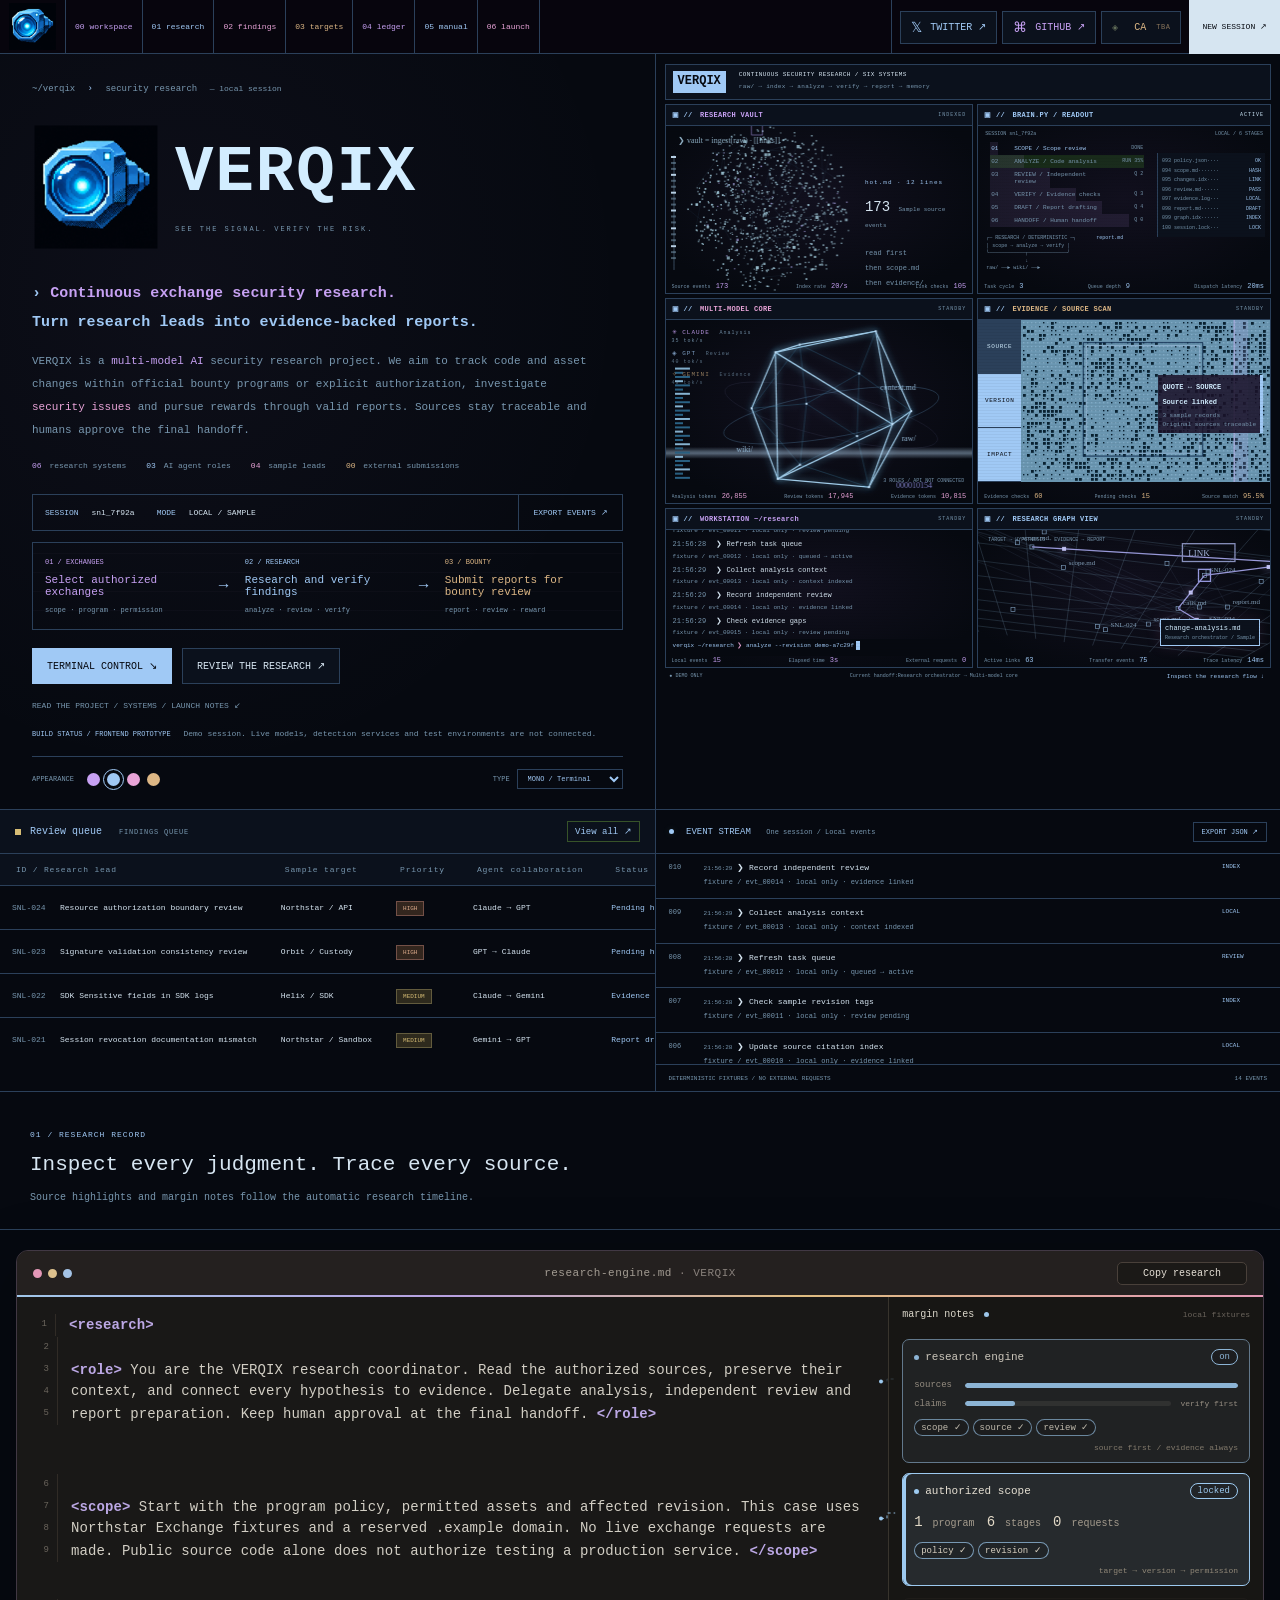
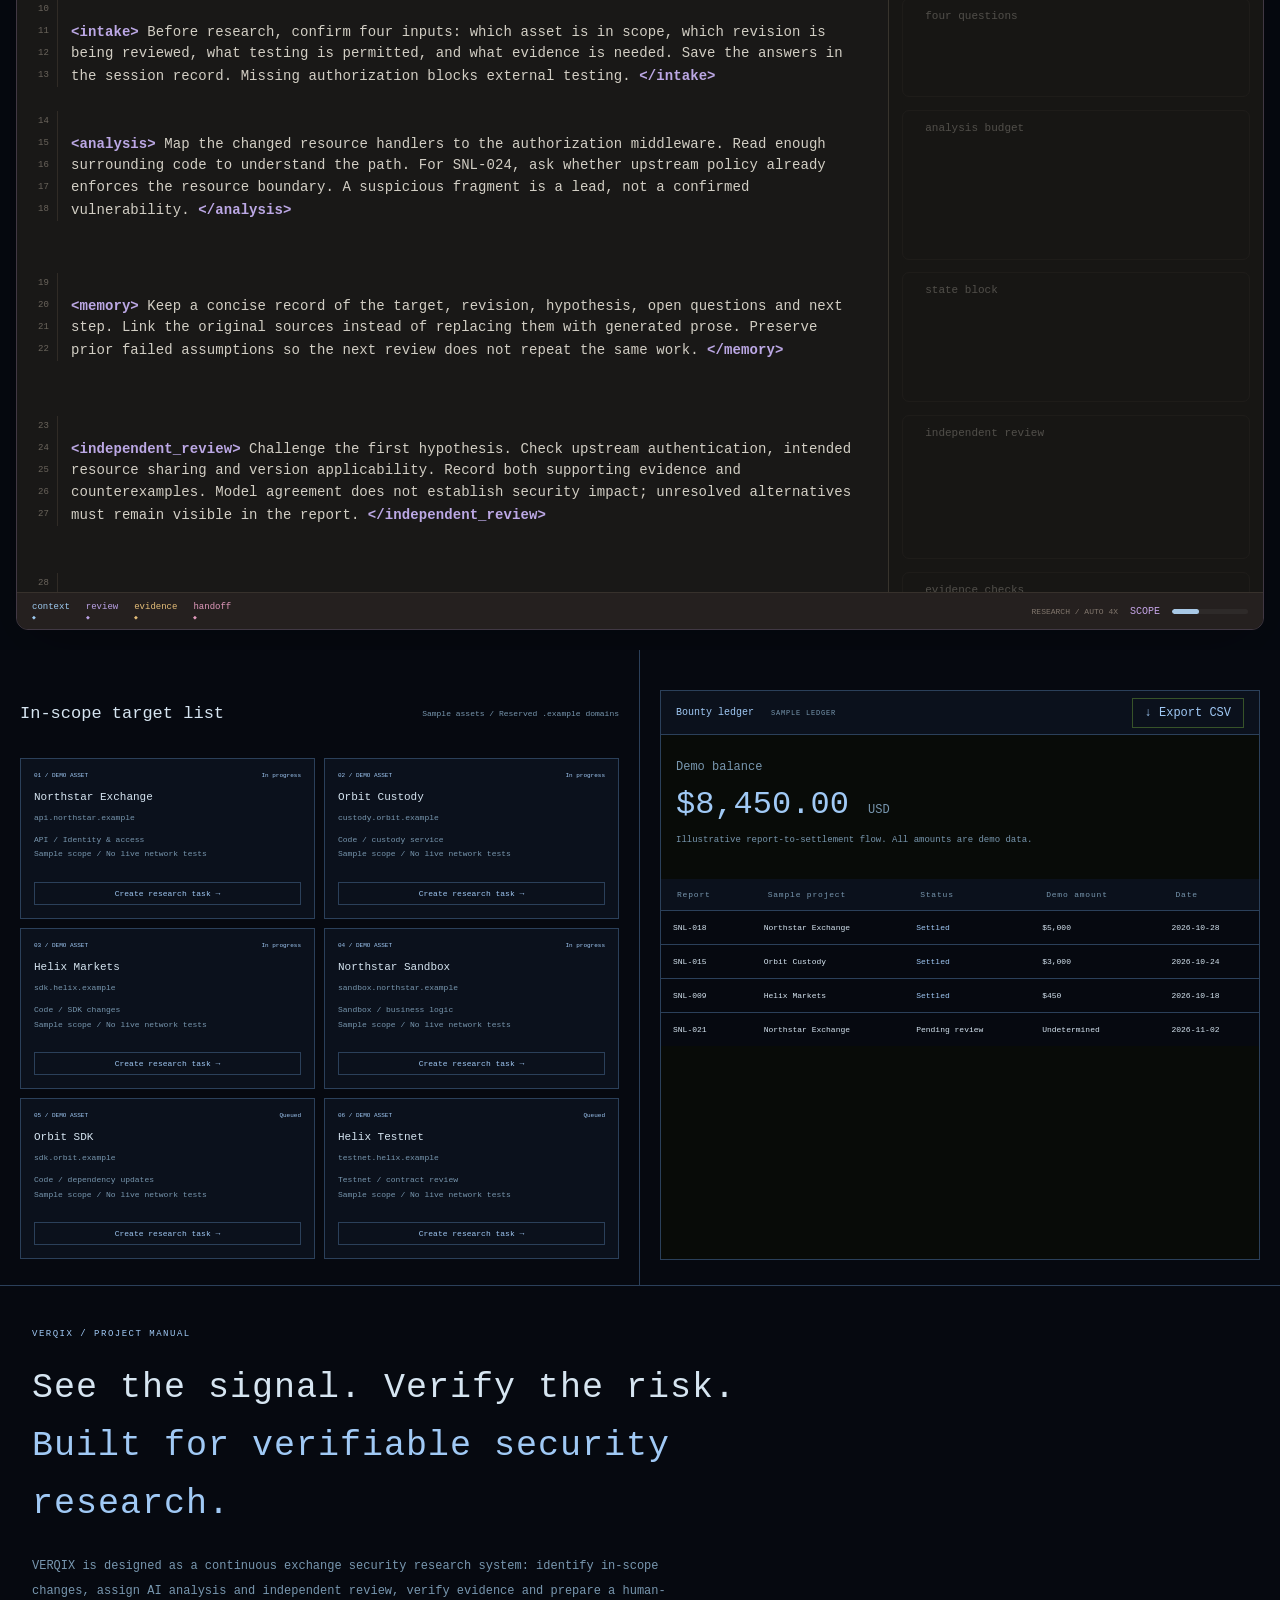
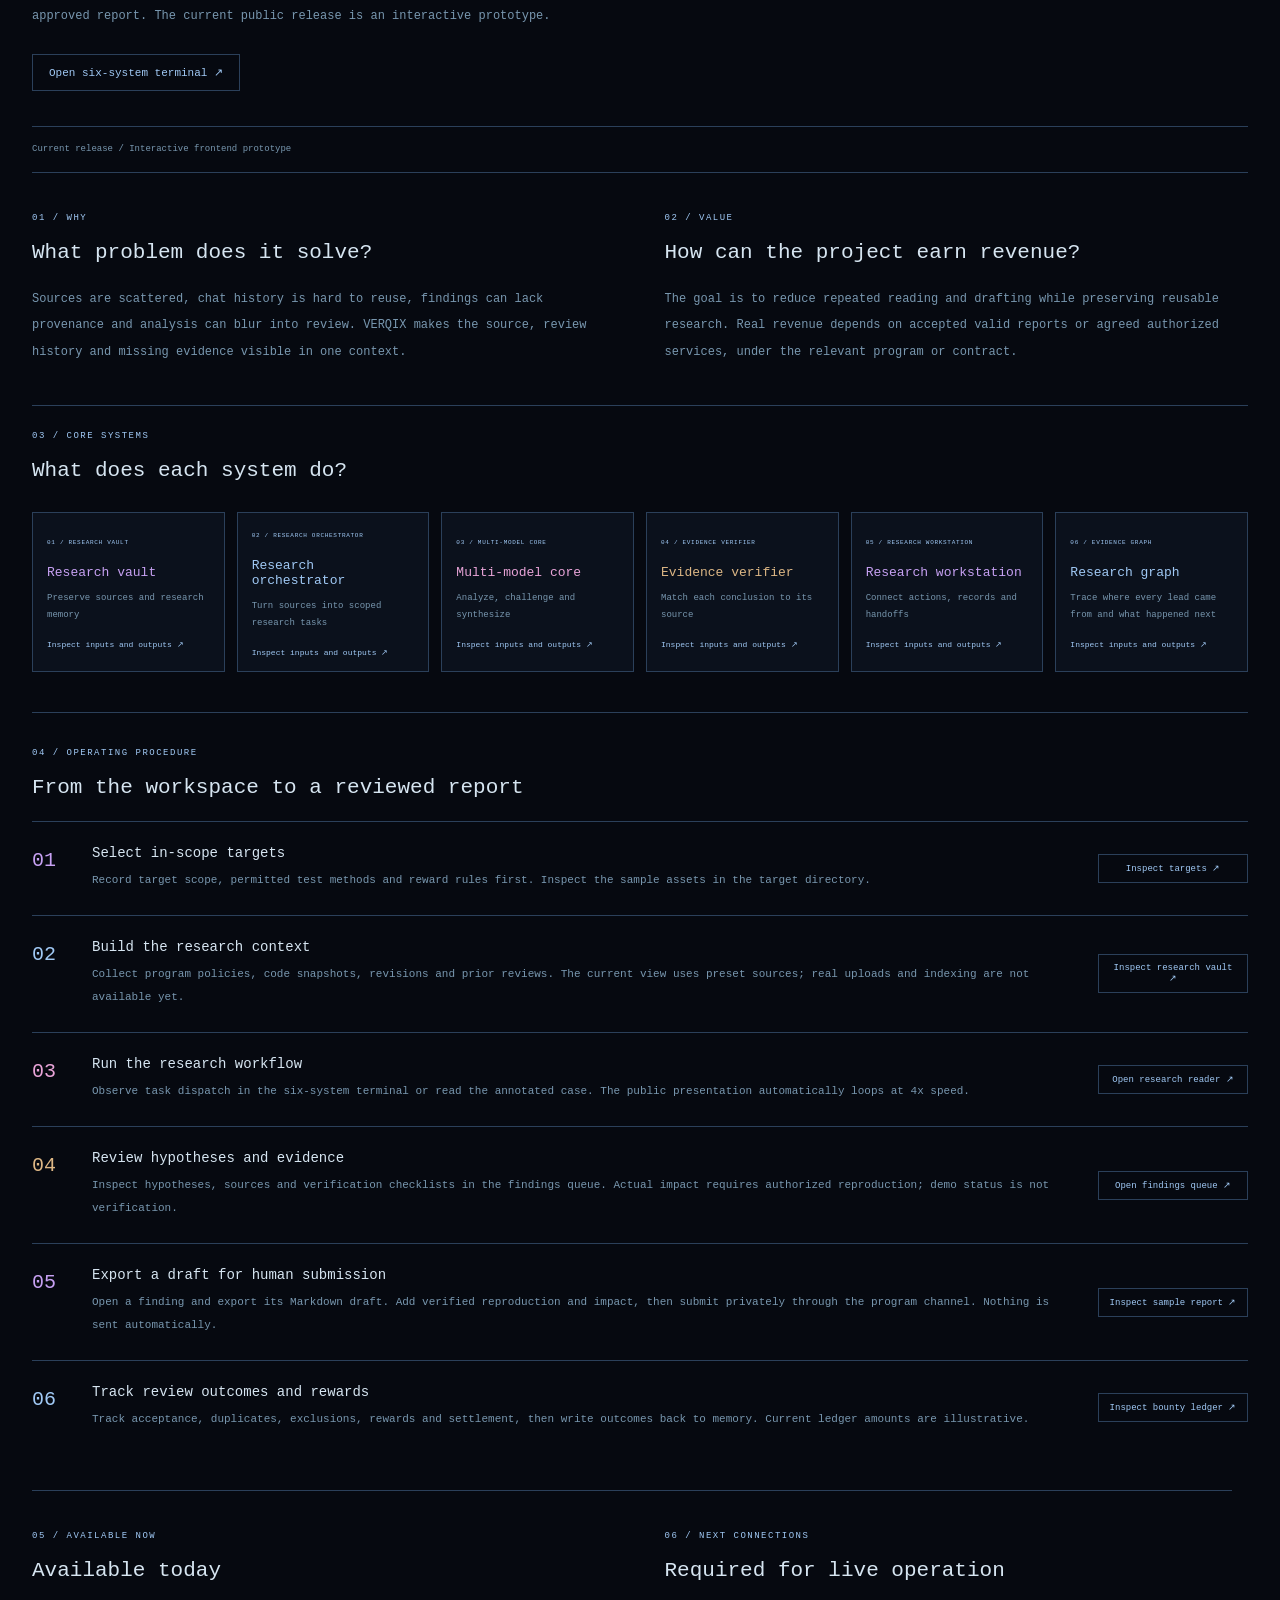
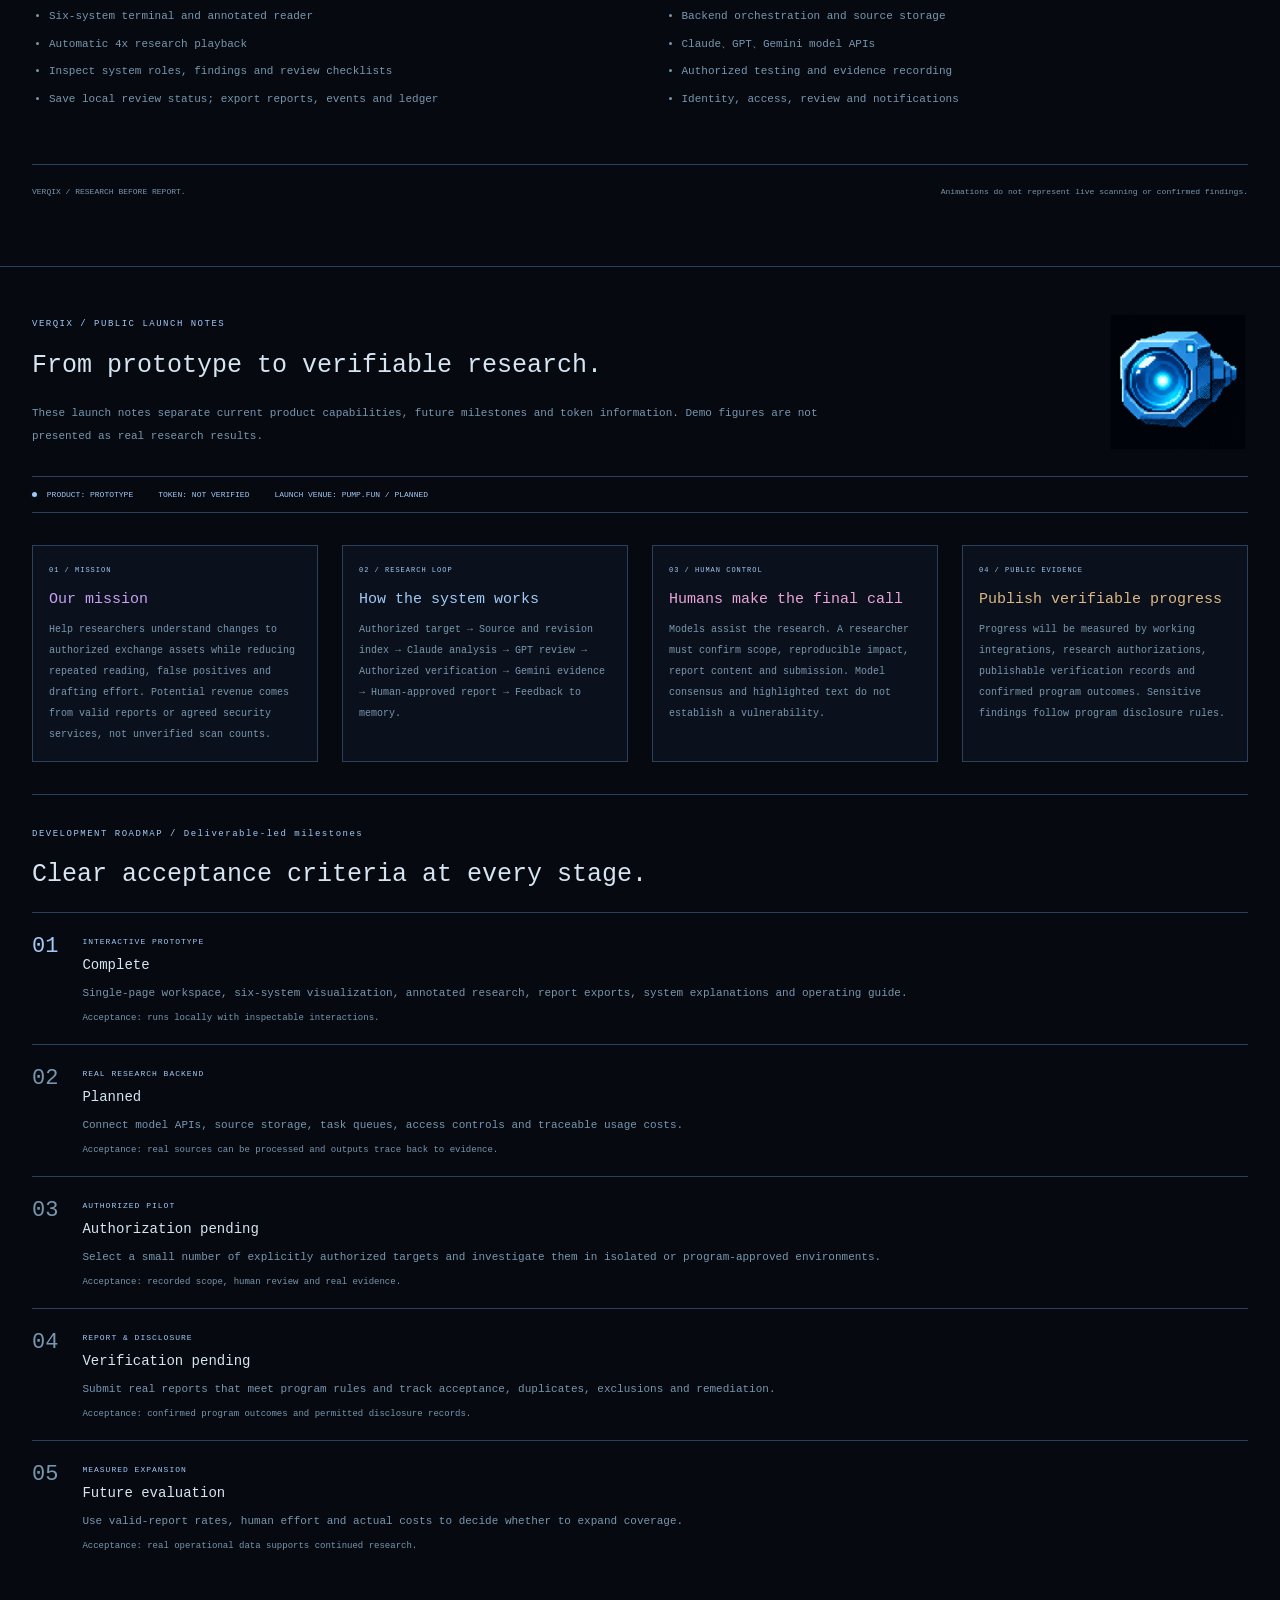
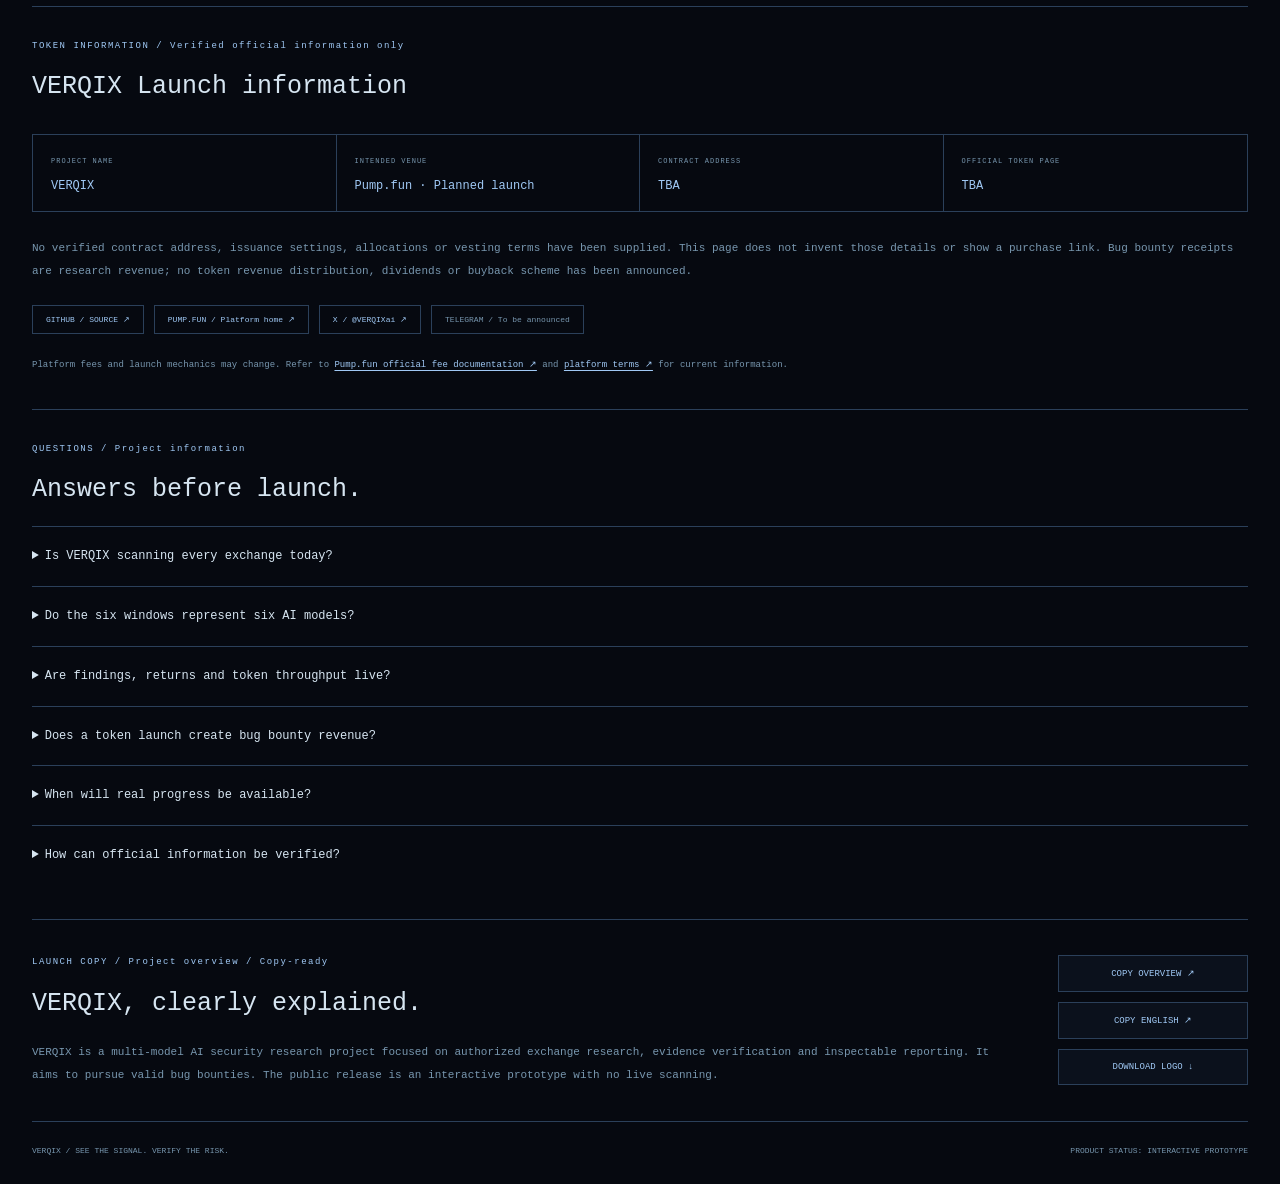
<file: index.html>
<!doctype html>
<html lang="en">
<head><meta charset="UTF-8"><meta name="viewport" content="width=device-width,initial-scale=1"><meta name="theme-color" content="#151613"><title>VERQIX / Security research terminal</title><link rel="stylesheet" href="style.css"><link rel="stylesheet" href="workflow.css"><link rel="stylesheet" href="modules.css"><link rel="stylesheet" href="live.css"><link rel="stylesheet" href="pro.css"><link rel="stylesheet" href="reading.css"><link rel="stylesheet" href="single.css"><link rel="stylesheet" href="brand.css"><link rel="stylesheet" href="nav-colors.css"><link rel="stylesheet" href="reference-reader.css"><link rel="icon" type="image/png" href="assets/verqix-logo.png"><meta name="description" content="VERQIX — AI-assisted security research, independent review and evidence-backed reporting."></head>
<body>
<header class="windowbar"><div class="windowdots"><i></i><i></i><i></i></div><span>verqix@research-lab: ~/workspace</span><span class="version">v.0.1.0 <b>LOCAL DEMO</b></span></header>
<div class="shell">
<header class="brandbar"><a class="brand" href="#overview"><svg viewBox="0 0 32 36" aria-hidden="true"><path d="M16 2 29 8v10c0 8-13 16-13 16S3 26 3 18V8Z"/><path d="m10 18 4 4 8-10"/></svg>VERQIX<span>/</span><small>SECURITY RESEARCH TERMINAL</small></a><div class="topstatus"><span class="dot"></span> SYSTEM NOMINAL <span class="muted">/</span> <time id="clock">00:00:00 UTC</time></div></header>
<nav class="nav"><div class="navlinks"><button class="active" data-view="overview"><span>01</span> Workspace</button><button data-view="targets"><span>02</span> In-scope targets</button><button data-view="findings"><span>03</span> Findings queue <b>04</b></button><button data-view="bounties"><span>04</span> Bounty ledger</button></div><button id="commandToggle" class="shortcut">⌘ <span>Command palette</span> <kbd>Ctrl K</kbd></button></nav>
<main>
<section class="intro"><div><div class="eyebrow"><span class="dot"></span> AUTONOMOUS RESEARCH / HUMAN VERIFIED</div><h1 id="viewTitle">Every finding,<span>backed by evidence.</span><span class="cursor">▍</span></h1><p id="viewSubtitle">Multi-agent research / Authorized assets / Evidence-led reports</p></div><button class="primary" id="newTask">＋ New research task</button></section>
<div class="demoline"><span>◈ SANDBOX</span> Interactive prototype / Targets, findings, agents and amounts are demo data<span class="right">NO LIVE SCANNING</span></div>
<section class="stats"><article><label>In-scope targets <span>↗</span></label><div>06<small> TARGETS</small></div><p><i class="dot"></i> 4 active / 2 queued</p></article><article><label>Agent nodes <span>⌘</span></label><div>03<small> AGENTS</small></div><p>Analysis → Independent review → Evidence</p></article><article><label>Review queue <span>⌕</span></label><div id="findingStat">04<small> FINDINGS</small></div><p><span class="amber">02 High priority</span> / Human verification pending</p></article><article><label>Demo ledger / Settled <span>＄</span></label><div>$8,450<small> USD</small></div><p>Demo data / No return promise</p></article></section>
<div id="overviewView">
<section class="workspace">
<article class="terminal panel"><div class="panelhead"><h2><span class="dot"></span> Research event stream <small>RESEARCH STREAM</small></h2><div class="tools"><button id="clearLog" title="Clear log">Clear</button><button id="pauseLog" aria-pressed="false">Ⅱ Pause</button></div></div>
<div class="terminalmeta"><span>session <b>snl_7f92a</b></span><span id="streamState">● LIVE DEMO</span><span class="terminalcount">6 targets / 3 agents</span></div>
<div class="logs" id="logs" role="log" aria-live="off" aria-label="Demo research log"></div>
<form id="commandForm" class="commandline"><label for="command"><span>verqix</span> ~/research <b>❯</b></label><input id="command" autocomplete="off" spellcheck="false" placeholder="Type help for commands…"><button aria-label="Run command">↵</button></form>
<div class="terminalfooter"><span><i class="dot"></i> SANDBOX CONNECTED</span><span id="eventCount">0 events</span><span>utf-8</span><span>bash</span></div></article>
<aside class="notes"><div class="asideheading">MARGIN NOTES <span>Agents / Margin notes</span></div>
<article class="agent mint"><div class="agenthead"><span>01 / ANALYST</span><span class="badge">DEMO</span></div><h3><i class="agenticon">✳</i> Claude <small>Code analysis</small></h3><p>Map code changes and call relationships, linking each research hypothesis to specific evidence.</p><div class="agenttask"><span class="dot"></span> reviewing / custody-service</div><div class="progress"><i style="width:72%"></i></div><footer><span>Context 24.8k</span><span>72%</span></footer></article>
<article class="agent violet"><div class="agenthead"><span>02 / REVIEWER</span><span class="badge">DEMO</span></div><h3><i class="agenticon">◈</i> GPT <small>Independent review</small></h3><p>Check counterexamples, prerequisites and authorization boundaries to eliminate unsupported leads.</p><div class="agenttask">↳ verifying / SNL-024</div><div class="progress"><i style="width:46%"></i></div><footer><span>Independent review in progress</span><span>46%</span></footer></article>
<article class="agent ambercard"><div class="agenthead"><span>03 / EVIDENCE</span><span class="badge">DEMO</span></div><h3><i class="agenticon">✧</i> Gemini <small>Evidence indexing</small></h3><p>Check citations and reproduction records, prepare the draft and await researcher confirmation.</p><div class="agenttask">↳ drafting / SNL-021</div><div class="progress"><i style="width:89%"></i></div><footer><span>3 evidence records linked</span><span>89%</span></footer></article>
<div class="human"><span>◎</span><div>A human makes the final call.<p>Verify impact and reproduction before submitting.</p></div></div></aside></section>
<section class="panel findingspanel"><div class="panelhead"><h2><span class="square"></span> Review queue <small>FINDINGS QUEUE</small></h2><button class="textbutton" id="allFindings">View all ↗</button></div><div class="tablewrap" id="overviewTable"></div></section>
</div>
<section id="targetsView" class="alternate" hidden><div class="sectionheading"><h2>In-scope target list</h2><span>Sample assets / Reserved .example domains</span></div><div class="targetgrid" id="targetGrid"></div></section>
<section id="findingsView" class="alternate panel" hidden><div class="panelhead"><h2>Finding review queue</h2><div class="filters"><button class="selected" data-filter="all">All</button><button data-filter="HIGH">High priority</button><button data-filter="MEDIUM">Medium priority</button></div></div><div class="tablewrap" id="fullTable"></div></section>
<section id="bountiesView" class="alternate panel" hidden><div class="panelhead"><h2>Bounty ledger <small>SAMPLE LEDGER</small></h2><button id="exportLedger">↓ Export CSV</button></div><div class="ledgerintro"><span class="muted">Demo balance</span><strong>$8,450.00 <small>USD</small></strong><p>Illustrative report-to-settlement flow. All amounts are demo data.</p></div><div class="tablewrap"><table><thead><tr><th>Report</th><th>Sample project</th><th>Status</th><th>Demo amount</th><th>Date</th></tr></thead><tbody><tr><td>SNL-018</td><td>Northstar Exchange</td><td class="minttext">Settled</td><td>$5,000</td><td>2026-10-28</td></tr><tr><td>SNL-015</td><td>Orbit Custody</td><td class="minttext">Settled</td><td>$3,000</td><td>2026-10-24</td></tr><tr><td>SNL-009</td><td>Helix Markets</td><td class="minttext">Settled</td><td>$450</td><td>2026-10-18</td></tr><tr><td>SNL-021</td><td>Northstar Exchange</td><td class="amber">Pending review</td><td>Undetermined</td><td>2026-11-02</td></tr></tbody></table></div></section>
<footer class="pagefooter"><span>VERQIX <b>/</b> RESEARCH BEFORE REPORT.</span><span>Evidence-led / In scope / Human reviewed <span class="minttext">■</span></span></footer>
</main></div>
<dialog id="taskDialog"><form id="taskForm"><div class="dialoghead"><span>＋ NEW RESEARCH SESSION</span><button type="button" data-close="taskDialog" aria-label="Close">×</button></div><h2>New research task<span class="minttext">_</span></h2><p>Create a local demo research task.</p><label>Task name<input name="taskName" required maxlength="80" placeholder="Example: Review a new release"></label><label>Sample in-scope target<select name="target"><option>Northstar / api.northstar.example</option><option>Orbit / custody.orbit.example</option><option>Helix / sdk.helix.example</option></select></label><fieldset><legend>Collaborating agents</legend><label><input type="checkbox" checked disabled> Claude / Analysis</label><label><input type="checkbox" checked disabled> GPT / Review</label><label><input type="checkbox" checked disabled> Gemini / Evidence</label></fieldset><button class="primary" type="submit">Create demo task →</button></form></dialog>
<dialog id="detailDialog"><div class="dialoghead"><span id="detailId"></span><button data-close="detailDialog" aria-label="Close">×</button></div><div id="detailContent"></div><div class="dialogactions"><button id="exportReport">↓ Export report draft</button><button id="reviewFinding" class="primary">Mark reviewed</button></div></dialog>
<dialog id="palette"><div class="dialoghead"><span>COMMAND PALETTE</span><button data-close="palette" aria-label="Close">×</button></div><h2>What would you like to do?</h2><button data-action="task">＋ New demo research task <kbd>N</kbd></button><button data-action="targets">⌕ Inspect in-scope targets</button><button data-action="findings">◈ Open findings queue</button><button data-action="pause">Ⅱ Pause / Resume event stream</button><button data-action="export">↓ Export demo events</button></dialog>
<div id="toast" role="status"></div><script src="app.js"></script><script src="workflow.js"></script><script src="modules.js"></script><script src="live.js"></script><script src="pro.js"></script><script src="reading.js"></script><script src="single.js"></script><script src="brand.js"></script><script src="reference-reader.js"></script>
</body></html>
</file>
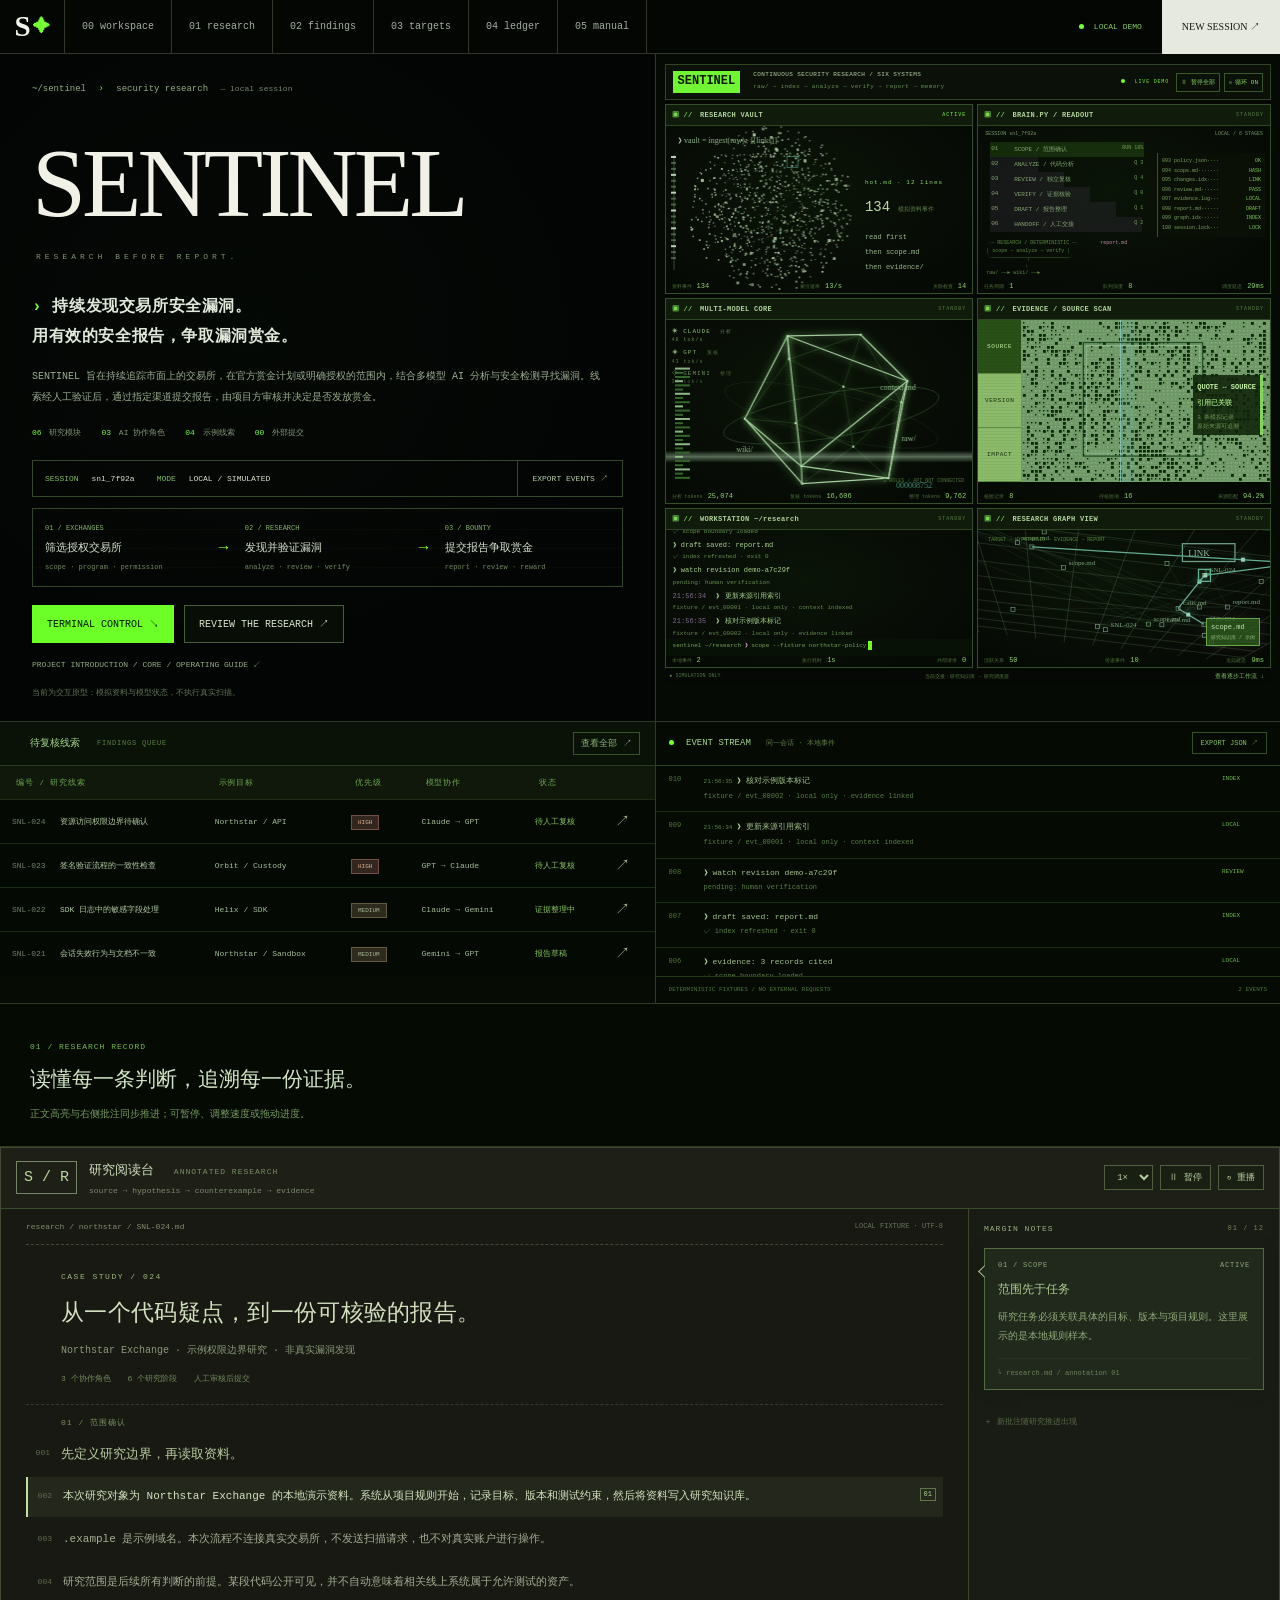
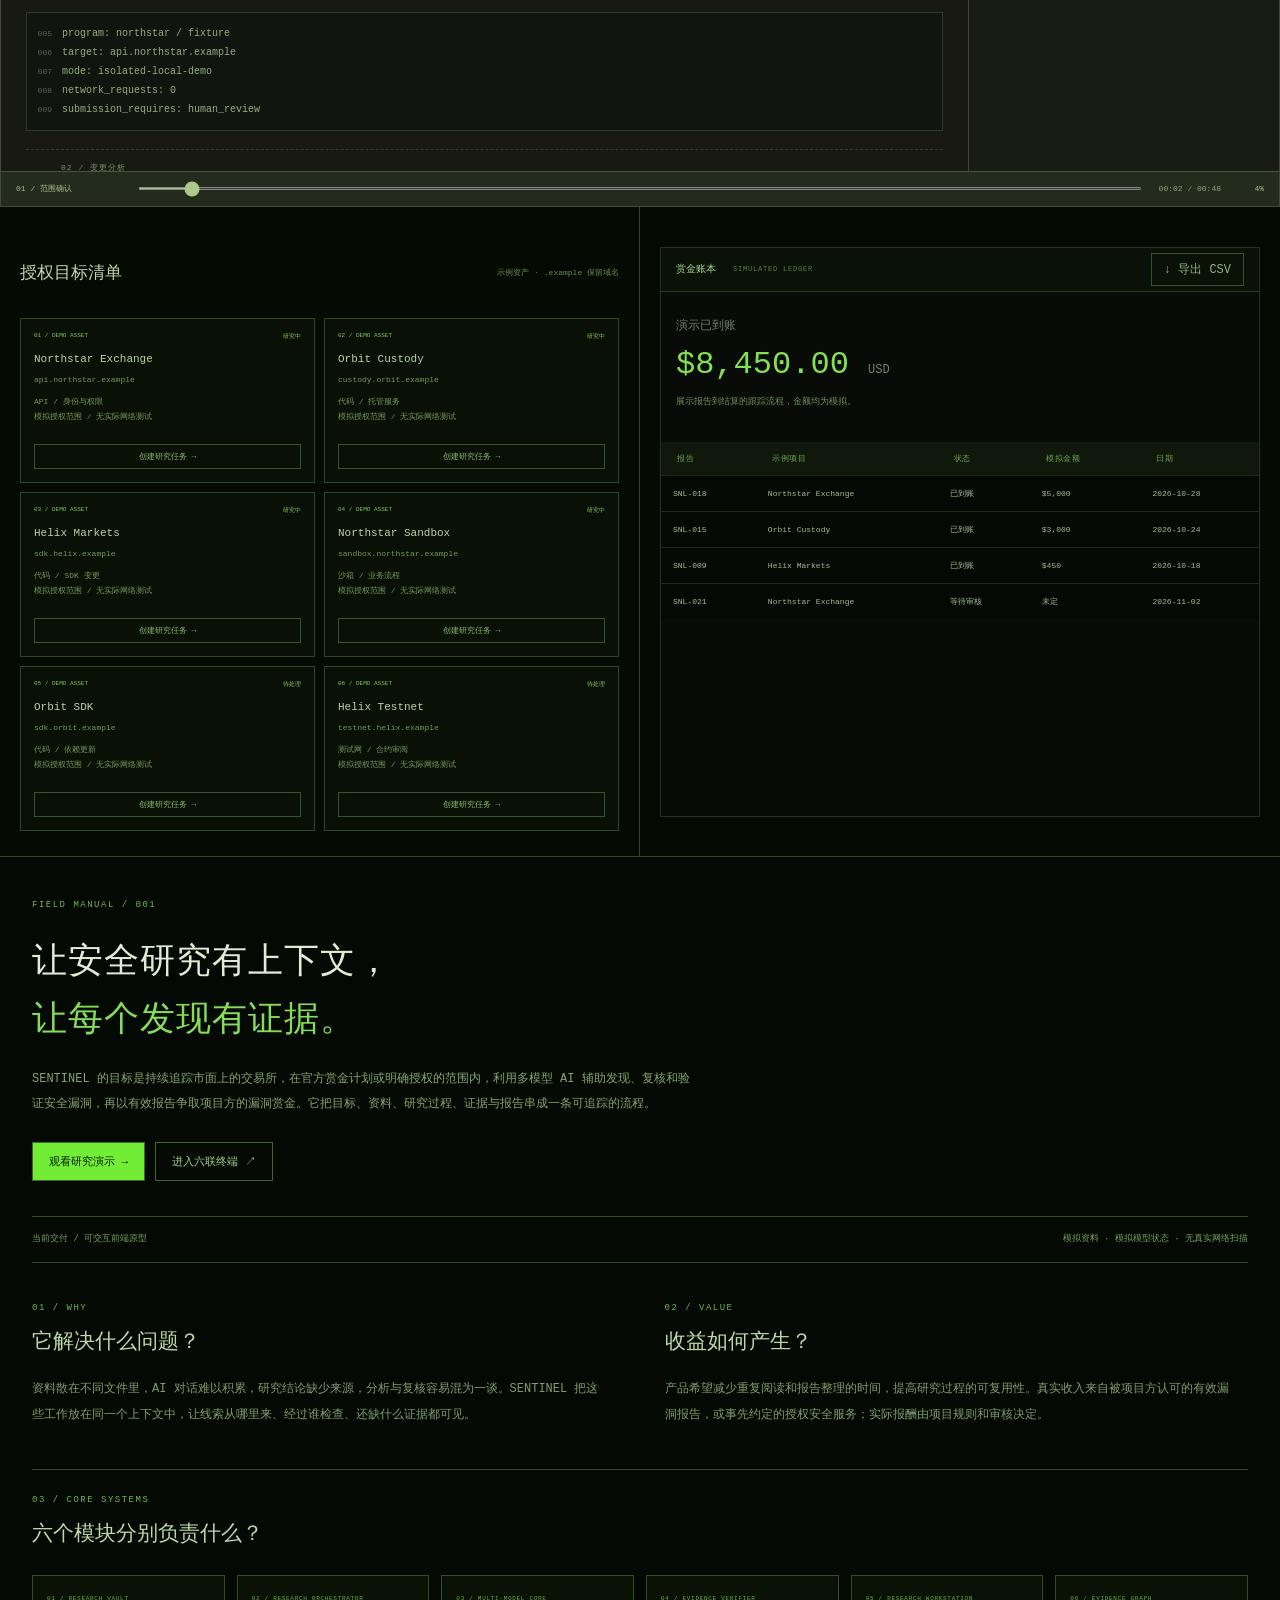
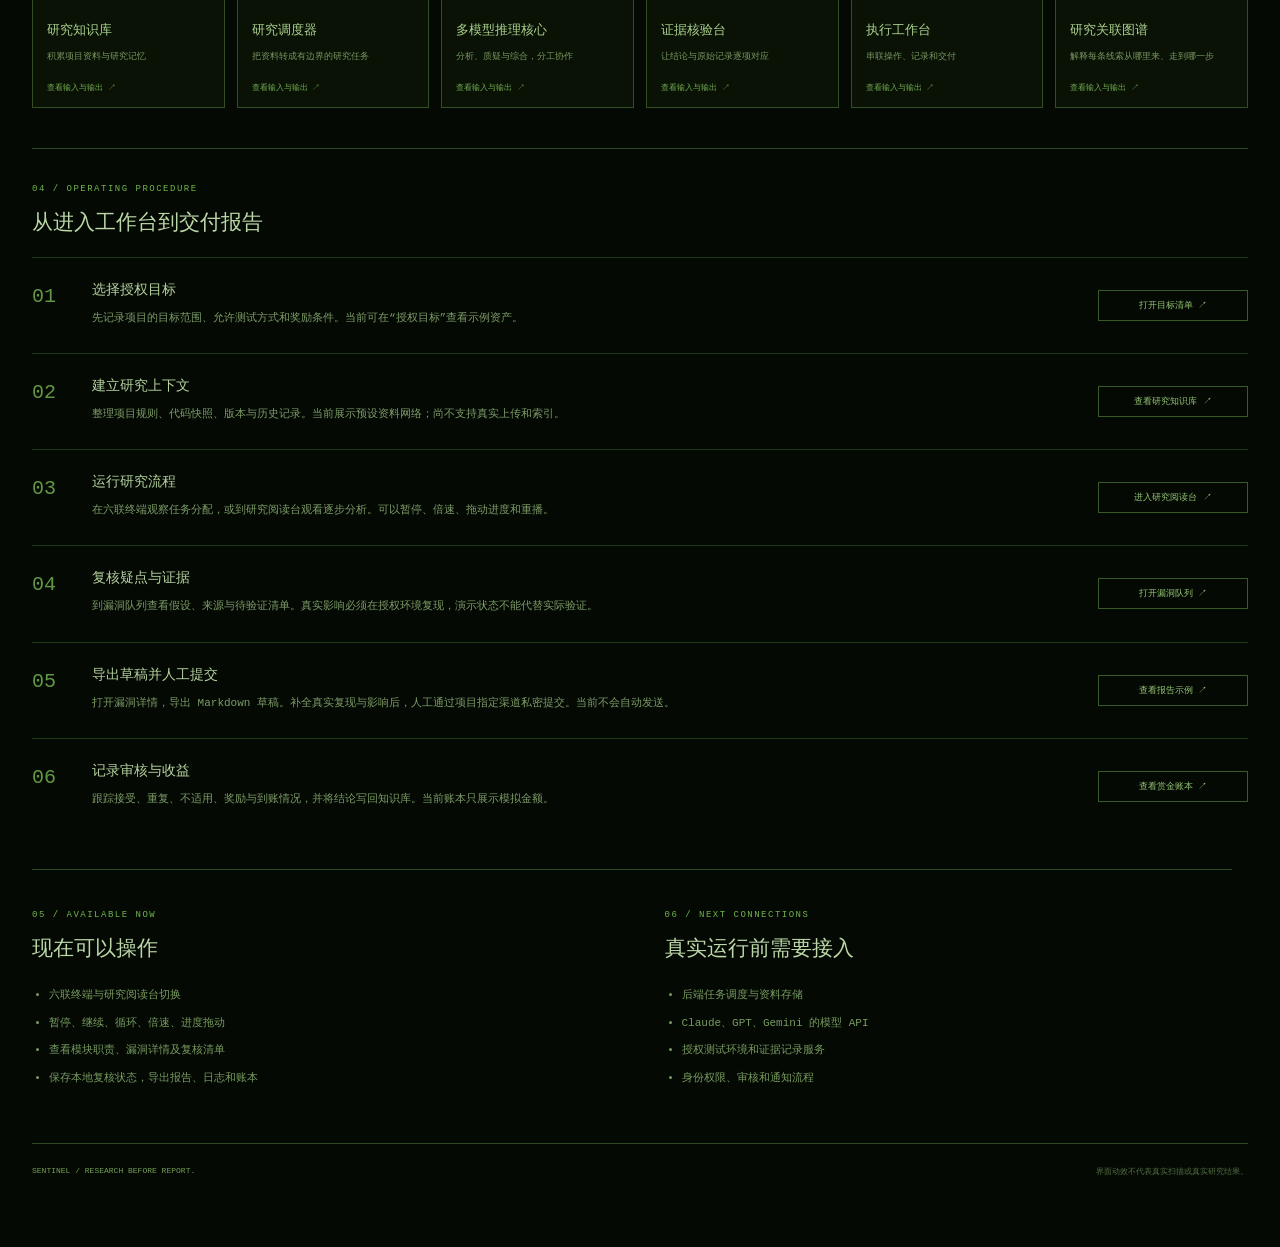
<file: SENTINEL-terminal.html>
<!doctype html>
<html lang="zh-CN">
<head><meta charset="UTF-8"><meta name="viewport" content="width=device-width,initial-scale=1"><meta name="theme-color" content="#151613"><title>SENTINEL / 安全研究终端</title><style>﻿
:root{--bg:#151613;--panel:#191a17;--line:#34372f;--muted:#818778;--text:#d5d8c9;--green:#9fddba;--violet:#b9aceb;--amber:#d7bd75;--red:#dd8e91}*{box-sizing:border-box}body{margin:0;background:var(--bg);color:var(--text);font:12px Consolas,'Cascadia Code','Microsoft YaHei',monospace}button,input,select{font:inherit}button,a,input,select{ -webkit-tap-highlight-color:transparent}button{color:inherit;background:transparent;border:1px solid var(--line);cursor:pointer;padding:7px 12px;transition:background .16s,border-color .16s}button:hover{background:#2b3027;border-color:#75836e}button:focus-visible,a:focus-visible,input:focus-visible,select:focus-visible{outline:2px solid var(--green);outline-offset:3px}button:disabled{cursor:default;opacity:.5}a{color:inherit;text-decoration:none}.windowbar{height:32px;border-bottom:1px solid #34332c;background:#1e1d19;display:flex;align-items:center;justify-content:space-between;padding:0 20px;color:#96998b;font-size:10px}.windowdots{display:flex;gap:6px;width:140px}.windowdots i{width:8px;height:8px;border-radius:50%;background:#cf8474}.windowdots i:nth-child(2){background:#c7b778}.windowdots i:nth-child(3){background:#98bc8c}.version{width:200px;text-align:right}.version b{font-size:9px;margin-left:12px;color:var(--green);font-weight:400}.shell{max-width:1550px;margin:auto;padding:0 38px}.brandbar{height:87px;display:flex;justify-content:space-between;align-items:center}.brand{display:flex;align-items:center;gap:11px;font-size:23px;letter-spacing:2px;font-weight:600}.brand svg{width:27px;height:31px;fill:none;stroke:var(--green);stroke-width:1.6}.brand>span{font-weight:400;color:#555e4e;margin:0 4px}.brand small{font-size:9px;letter-spacing:1.4px;font-weight:400;color:var(--muted)}.topstatus{display:flex;align-items:center;gap:9px;font-size:10px;color:#abb59e}.muted{color:var(--muted)}.dot{display:inline-block;width:5px;height:5px;border-radius:50%;background:var(--green);flex-shrink:0;box-shadow:0 0 7px #9fddba25}.nav{height:49px;border-top:1px solid var(--line);border-bottom:1px solid var(--line);display:flex;justify-content:space-between}.navlinks{display:flex;gap:26px}.nav button{border:0;padding:0 5px;font-size:11px;color:#919786;position:relative}.nav button.active{color:var(--green)}.nav button.active:after{content:'';position:absolute;height:2px;background:var(--green);bottom:-1px;left:0;right:0}.nav button span:first-child{font-size:10px;margin-right:8px;color:#626e59}.nav button b{font-size:9px;background:#303729;padding:2px 5px;margin-left:6px;font-weight:400;color:#bbcfa5}.shortcut{display:flex;align-items:center;gap:8px}.shortcut span{color:var(--muted)!important;margin:0!important}kbd{border:1px solid #414739;font-size:9px;padding:2px 5px;color:#a0a88e;font-weight:400}main{padding-top:30px}.intro{display:flex;align-items:center;justify-content:space-between;gap:20px;padding-bottom:26px}.eyebrow{color:#929e83;font-size:9px;letter-spacing:1.7px;display:flex;align-items:center;gap:7px}h1{font-family:'Microsoft YaHei','Segoe UI',sans-serif;font-size:29px;letter-spacing:1px;line-height:1.4;margin:13px 0 10px;font-weight:500}h1>span:not(.cursor){color:var(--green)}.cursor{font:26px monospace;color:var(--green);margin-left:7px;animation:blink 1.4s step-end infinite}.intro p{font-size:11px;color:#969c8b;margin:0;letter-spacing:.4px}.primary{background:var(--green);border-color:var(--green);color:#16291d;font-weight:600;padding:10px 15px}.primary:hover{background:#c1f2d1;border-color:#c1f2d1}.demoline{border:1px solid #383d30;background:#1c2019;color:#909981;padding:9px 12px;font-size:10px;display:flex;gap:13px;align-items:center}.demoline>span:first-child{color:var(--green);font-size:9px;white-space:nowrap}.right{margin-left:auto;color:#65735d;font-size:9px}.stats{display:grid;grid-template-columns:repeat(4,1fr);border:1px solid var(--line);margin:18px 0 23px}.stats article{padding:17px 21px;border-right:1px solid var(--line)}.stats article:last-child{border-right:0}.stats label{color:#a0a690;font-size:11px;display:flex;justify-content:space-between}.stats label span{color:#67745b}.stats article>div{font-size:31px;font-weight:400;margin:13px 0 9px;letter-spacing:-1.2px}.stats small{font-size:9px;color:#7e8a70;letter-spacing:1px;margin-left:6px}.stats p{margin:0;font-size:9px;color:#838b77}.stats .dot{width:4px;height:4px;margin-right:5px}.amber{color:var(--amber)}.workspace{display:grid;grid-template-columns:minmax(0,1fr) 300px;gap:22px;align-items:stretch}.panel{border:1px solid var(--line);background:var(--panel)}.panelhead{min-height:44px;border-bottom:1px solid var(--line);display:flex;align-items:center;justify-content:space-between;padding:0 16px;gap:10px}.panelhead h2{font-size:11px;font-weight:500;margin:0;display:flex;align-items:center;gap:9px}.panelhead h2 small{font-size:9px;color:#747e69;margin-left:8px;font-weight:400;letter-spacing:.8px}.tools{display:flex;gap:7px}.tools button,.textbutton{font-size:9px;padding:4px 7px;color:#a0a88f}.terminal{display:flex;flex-direction:column;min-width:0;background:#171814}.terminalmeta{padding:10px 16px;color:#68765e;font-size:9px;border-bottom:1px dashed #30372b;display:flex;gap:18px}.terminalmeta b{font-weight:400;color:#a3af94}#streamState{color:var(--green)}.terminalcount{margin-left:auto}.logs{height:467px;overflow:auto;padding:15px 17px;scrollbar-width:thin;scrollbar-color:#47543c transparent;flex:1;min-height:350px;max-height:520px;font-size:10px;line-height:1.85}.logline{display:grid;grid-template-columns:62px 65px 1fr;gap:10px;margin-bottom:8px;animation:appear .3s ease}.logtime{color:#616c56;font-size:9px}.logtag{color:#9fa991;font-size:9px}.logmessage{overflow-wrap:anywhere;color:#b1b9a3}.logline.success .logtag,.logline.success strong{color:var(--green)}.logline.review .logtag{color:var(--violet)}.logline.warn .logtag,.logline.warn strong{color:var(--amber)}.logline.system .logtag{color:#7aa89a}.logline strong{font-weight:400;color:#d7dfc9}.logblock{padding:9px 12px;border-left:2px solid var(--green);background:#9fddba09;color:#bdd5b7;margin-top:5px}.logline.review .logblock{border-color:var(--violet);background:#b9aceb09;color:#c1b8dc}.logline.warn .logblock{border-color:var(--amber);background:#d7bd7509;color:#cfbf91}.logline code{color:var(--green);background:#293123;padding:1px 4px;font-size:10px}.commandline{display:flex;gap:10px;align-items:center;border-top:1px solid var(--line);padding:12px 16px;font-size:10px}.commandline label{white-space:nowrap;color:#849173}.commandline label span{color:var(--green)}.commandline label b{margin-left:7px;color:var(--green)}.commandline input{flex:1;min-width:50px;border:0;background:transparent;color:var(--text);outline:none;padding:3px 0;font-size:10px}.commandline input::placeholder{color:#636e58}.commandline button{padding:1px 5px;border:0;color:var(--green)}.terminalfooter{padding:7px 13px;background:#23271e;color:#818d72;display:flex;gap:16px;font-size:8px;letter-spacing:.4px}.terminalfooter>span:first-child{margin-right:auto}.terminalfooter .dot{width:4px;height:4px;margin-right:4px}.notes{display:flex;flex-direction:column;gap:12px}.asideheading{color:#969f87;font-size:9px;letter-spacing:1px;display:flex;justify-content:space-between;padding:1px 0 2px}.asideheading span{color:#616e55;letter-spacing:0;font-size:9px}.agent{border:1px solid #455b49;background:#1c251e;padding:12px 14px;position:relative}.agent:before{content:'';position:absolute;left:-6px;top:18px;border-left:1px solid currentColor;border-bottom:1px solid currentColor;width:9px;height:9px;transform:rotate(45deg);background:inherit}.mint{color:var(--green)}.violet{color:var(--violet);border-color:#534c69;background:#221f2b}.ambercard{color:var(--amber);border-color:#5c533b;background:#27241b}.agenthead{display:flex;justify-content:space-between;font-size:8px;letter-spacing:.8px}.badge{border:1px solid currentColor;border-radius:9px;padding:0px 5px;font-size:7px;opacity:.7}.agent h3{font-size:15px;font-weight:500;margin:10px 0;display:flex;align-items:center;gap:8px}.agent h3 small{margin-left:auto;font-size:10px;font-weight:400;opacity:.7}.agenticon{font-style:normal;font-size:20px;line-height:16px}.agent p{font-size:10px;line-height:1.8;margin:0 0 11px;color:#9da993}.violet p{color:#a69eb8}.ambercard p{color:#aca185}.agenttask{font-size:8px;display:flex;align-items:center;gap:6px}.progress{height:3px;background:#ffffff0c;margin:10px 0 6px}.progress i{height:3px;display:block;background:currentColor;transition:width 1s}.agent footer{display:flex;justify-content:space-between;font-size:8px;opacity:.65}.human{display:flex;gap:10px;color:#a0a88f;padding:1px 4px;font-size:10px;align-items:flex-start;margin-top:auto}.human>span{font-size:22px;color:var(--green)}.human p{font-size:9px;color:#737f66;margin:5px 0 0}.findingspanel{margin-top:22px}.square{height:6px;width:6px;background:var(--amber)}.tablewrap{overflow-x:auto}table{width:100%;border-collapse:collapse;text-align:left;white-space:nowrap}th{color:#79856b;font-size:9px;font-weight:400;letter-spacing:.8px;background:#1c1f18;padding:11px 16px}td{border-top:1px solid #2b3025;padding:13px 16px;font-size:10px;color:#b1b9a2}tbody tr:hover{background:#a4c38d05}.findinglink{border:0;padding:0;color:#c8d0bb;text-align:left}.findinglink:hover{background:none;color:var(--green);border:0}.severity{font-size:8px;padding:3px 6px;border:1px solid #735047;color:#dfac8c;background:#33261e}.severity.MEDIUM{border-color:#625b3d;color:var(--amber);background:#2e2a1d}.state{font-size:9px;color:var(--violet)}.minttext{color:var(--green)}.arrowbutton{border:0;color:#9bac89;font-size:15px;padding:0 4px}.pagefooter{display:flex;justify-content:space-between;font-size:8px;color:#65715a;padding:23px 0;letter-spacing:.8px}.pagefooter b{color:var(--green);margin:0 8px;font-weight:400}.pagefooter>span:last-child{letter-spacing:.5px}.pagefooter .minttext{margin-left:10px}.alternate{min-height:570px}.sectionheading{display:flex;justify-content:space-between;align-items:center;padding:0 0 20px}.sectionheading h2{font-size:15px;font-weight:500}.sectionheading span{color:var(--muted);font-size:10px}.targetgrid{display:grid;grid-template-columns:repeat(3,1fr);gap:18px}.targetcard{border:1px solid var(--line);background:var(--panel);padding:20px}.targetcard h3{font-size:15px;font-weight:500;margin:17px 0 8px}.targetcard p{color:var(--muted);font-size:10px;line-height:1.8}.targetcard .targettop{display:flex;justify-content:space-between;color:var(--green);font-size:9px}.targetcard button{margin-top:12px;width:100%;font-size:10px}.filters{display:flex;gap:6px}.filters button{font-size:9px;padding:5px 8px}.filters .selected{color:var(--green);border-color:#6c9e76;background:#9fddba0b}.ledgerintro{padding:30px 25px}.ledgerintro strong{display:block;font-size:42px;margin:12px 0;color:var(--green);font-weight:400}.ledgerintro small{font-size:12px;color:var(--muted)}.ledgerintro p{color:var(--muted);font-size:10px}dialog{width:min(560px,calc(100vw - 32px));padding:25px;background:#1d2019;color:var(--text);border:1px solid #617052;box-shadow:0 20px 100px #0008;max-height:85vh;overflow:auto}dialog::backdrop{background:#090c09b8;backdrop-filter:blur(5px)}.dialoghead{display:flex;justify-content:space-between;align-items:center;color:var(--green);font-size:10px;letter-spacing:1px}.dialoghead button{padding:0 7px;border:0;font-size:24px;line-height:24px}dialog h2{font-size:21px;font-weight:500;margin:22px 0 10px}dialog p{color:#9da78f;font-size:11px;line-height:1.9}dialog label{display:block;font-size:11px;color:#a4b197;margin:20px 0}dialog input:not([type=checkbox]),dialog select{display:block;width:100%;background:#141810;border:1px solid #444f39;color:var(--text);padding:11px;margin-top:8px}dialog fieldset{border:1px solid var(--line);margin:20px 0;padding:10px 14px}dialog legend{color:var(--muted);font-size:10px}dialog fieldset label{display:inline-flex;gap:5px;margin:8px 12px 8px 0;font-size:9px}dialog form>.primary{width:100%;margin-top:8px}.dialogactions{display:flex;justify-content:space-between;gap:12px;border-top:1px solid var(--line);padding-top:20px;margin-top:22px}.dialogactions button{font-size:11px}.detailmeta{display:flex;gap:10px;align-items:center;margin-top:18px}.detailsection{border-top:1px dashed var(--line);padding-top:14px;margin-top:18px}.detailsection h3{font-size:11px;color:var(--green);font-weight:500}.detailsection code{display:block;background:#11160f;padding:12px;font-size:10px;color:#a7bb98;overflow-wrap:anywhere;line-height:1.9}.detailsection ul{padding-left:18px;color:#a5ae99;line-height:2;font-size:11px}#palette>button{display:flex;justify-content:space-between;width:100%;text-align:left;margin-top:9px;padding:12px}#toast{position:fixed;bottom:25px;left:50%;transform:translate(-50%,15px);background:#2d3e2c;border:1px solid #7ca879;color:#d6ecd0;padding:13px 22px;font-size:11px;opacity:0;pointer-events:none;transition:.2s;z-index:100;max-width:90vw}#toast.show{opacity:1;transform:translate(-50%,0)}[hidden]{display:none!important}@keyframes blink{50%{opacity:0}}@keyframes appear{from{opacity:0;transform:translateY(5px)}to{opacity:1;transform:translateY(0)}}@media(min-width:1500px){.logs{height:490px;font-size:11px}.agent p{font-size:11px}}@media(max-width:1100px){.shell{padding:0 23px}.brand small{display:none}.workspace{grid-template-columns:minmax(0,1fr) 260px;gap:15px}.stats article{padding:15px}.topstatus{font-size:9px}.terminalmeta{gap:8px}.terminalcount{display:none}.logline{grid-template-columns:53px 55px 1fr;gap:6px}.logs{padding:12px}.navlinks{gap:16px}}@media(max-width:780px){.shell{padding:0 15px}.windowbar{padding:0 15px}.windowdots{width:50px}.version{width:auto}.version b{display:none}.brandbar{height:72px}.brand{font-size:20px}.topstatus{font-size:0;gap:5px}.topstatus time{font-size:9px}.topstatus>.muted{display:none}.navlinks{gap:12px;flex:1;justify-content:space-between}.nav button{font-size:10px}.nav button span:first-child{display:none}.shortcut{display:none!important}main{padding-top:23px}h1{font-size:24px}.intro{align-items:flex-start;flex-direction:column;gap:17px}.intro .primary{font-size:10px}.intro p{font-size:10px;line-height:1.9}.eyebrow{font-size:8px;letter-spacing:1px}.demoline{line-height:1.8;align-items:flex-start;font-size:9px}.demoline .right{display:none}.stats{grid-template-columns:repeat(2,1fr);margin:15px 0 18px}.stats article:nth-child(2){border-right:0}.stats article:nth-child(-n+2){border-bottom:1px solid var(--line)}.stats article>div{font-size:27px}.workspace{grid-template-columns:1fr}.logs{height:430px;max-height:430px;min-height:0}.notes{display:grid;grid-template-columns:1fr;gap:12px}.asideheading{margin-top:7px}.agent:before{display:none}.agent{padding:14px}.agent h3{margin:8px 0}.agent p{margin-bottom:8px}.human{margin:5px 0}.panelhead{padding:0 12px}.panelhead h2 small{font-size:8px;margin-left:0}.pagefooter{gap:20px;line-height:1.8}.pagefooter>span:last-child{max-width:140px;text-align:right}.targetgrid{grid-template-columns:1fr}.sectionheading{align-items:flex-start;flex-direction:column}.logline{grid-template-columns:50px 51px 1fr;font-size:9px}.logtime,.logtag{font-size:8px}.commandline{padding:10px;font-size:9px;gap:5px}.commandline input{font-size:9px}.terminalfooter{gap:8px}.terminalfooter>span:last-child{display:none}.alternate{min-height:450px}}@media(prefers-reduced-motion:reduce){*,*:before,*:after{animation:none!important;transition:none!important}}

</style><style>.workspace{grid-template-columns:minmax(0,1fr) 330px;gap:0 22px}.workflowbar,.workflowsteps{grid-column:1/-1}.workflowbar{display:flex;justify-content:space-between;align-items:center;padding:13px 15px;border:1px solid var(--line);background:#1d2019}.workflowlabel{display:flex;align-items:center;gap:8px;color:var(--green);font-size:10px;letter-spacing:1px}.workflowlabel>span:last-child{color:var(--muted);font-size:9px;letter-spacing:0;margin-left:10px}.workflowcontrols{display:flex;gap:8px;align-items:center}.workflowcontrols button{font-size:9px;padding:5px 9px}.workflowcontrols label{display:flex;align-items:center;gap:7px;color:var(--muted);font-size:9px}.workflowcontrols select{background:#151a12;border:1px solid #48523d;color:var(--green);padding:4px;font-size:10px}.workflowsteps{display:grid;grid-template-columns:repeat(6,1fr);margin:0 0 18px;border:1px solid var(--line);border-top:0}.workflowsteps button{position:relative;border:0;border-right:1px solid var(--line);padding:14px 10px;color:#78836a;font-size:10px;text-align:left}.workflowsteps button:last-child{border:0}.workflowsteps button span{font-size:9px;margin-right:10px;color:#59654d}.workflowsteps button.current{background:#9fddba09;color:var(--green)}.workflowsteps button.current span,.workflowsteps button.complete span{color:var(--green)}.workflowsteps button.current:after{content:'';position:absolute;bottom:-1px;left:0;right:0;height:2px;background:var(--green)}.workflowsteps button.complete i:after{content:'✓';margin-left:8px;font-style:normal;color:var(--green)}.logs{height:540px;min-height:540px;max-height:540px;flex:none;padding:0 19px 22px;overflow-y:auto;scroll-behavior:smooth}.documenthead{padding:13px 0;border-bottom:1px dashed #34412c;display:flex;justify-content:space-between;gap:10px;font-size:9px;color:#829771}.documenthead>span:first-child{color:#b8c6a8;overflow-wrap:anywhere}.documentintro{padding:23px 0 17px}.documentkicker{font-size:8px;color:#81996f;letter-spacing:1.3px}.documentintro h3{font-size:19px;font-weight:500;color:#d5dfc8;margin:9px 0}.documentintro p{color:#8b9d7d;font-size:10px;margin:0;line-height:1.9}.flow-document{padding-top:8px;color:var(--green)}.flow-document.violet{color:var(--violet);background:none}.flow-document.ambercard{color:var(--amber);background:none}.source-line{display:flex;gap:13px;position:relative;min-height:24px;padding:3px 10px 3px 0;line-height:1.8;font-size:11px;border-left:2px solid transparent;animation:appear .2s ease}.line-number{color:#59654d;font-size:9px;min-width:22px;text-align:right;padding-right:3px;user-select:none}.line-content{white-space:pre-wrap;overflow-wrap:anywhere;color:#afbda0}.source-line.annotated{background:#9fddba11;border-left-color:var(--green)}.source-line.annotated .line-content{color:#c5e5c5}.violet .source-line.annotated{background:#b9aceb15;border-left-color:var(--violet)}.violet .source-line.annotated .line-content{color:#cfc7ec}.ambercard .source-line.annotated{background:#d7bd7514;border-left-color:var(--amber)}.ambercard .source-line.annotated .line-content{color:#dfcf9e}.annotation-index{border:1px solid currentColor;border-radius:3px;align-self:flex-start;margin-left:auto;font-size:8px;padding:0 4px;opacity:.8}.typing-caret{display:inline-block;width:6px;height:12px;background:var(--green);vertical-align:middle;margin-left:2px;animation:blink .7s step-end infinite}.documentresult{opacity:0;transform:translateY(5px);transition:.4s;margin:20px 0 0 36px;color:var(--green);font-size:10px;padding:10px 0;border-top:1px dashed #3d5134}.documentresult.visible{opacity:1;transform:none}.notes{max-height:710px;overflow-y:auto;display:block;padding:0 1px 10px 7px;scrollbar-width:thin;scrollbar-color:#47543c transparent;scroll-behavior:smooth}.asideheading{position:sticky;top:0;z-index:2;background:var(--bg);padding:2px 0 12px}.flow-note{margin:0 0 13px;animation:noteReveal .55s ease;transition:opacity .3s,border-color .3s}.flow-note:not(.current-note){opacity:.58}.flow-note:not(.current-note) .progress{display:none}.flow-note.current-note{box-shadow:0 0 24px #0002}.flow-note .agenttask{font-size:9px;line-height:1.8}.flow-note .progress{margin-bottom:0}.playbackfooter{display:flex;gap:13px;align-items:center;padding:12px 15px;border-top:1px solid var(--line);font-size:8px;color:#93a980;background:#1b2116}.playbackfooter>span:first-child{white-space:nowrap;min-width:90px;color:var(--green)}.playbackfooter input{flex:1;min-width:30px;height:3px;accent-color:var(--green);cursor:pointer}.playbackfooter>span{white-space:nowrap}#flowState{color:var(--green);font-size:8px;width:60px;text-align:right}.workflow-focus .windowbar,.workflow-focus .brandbar,.workflow-focus .nav,.workflow-focus .intro,.workflow-focus .demoline,.workflow-focus .stats,.workflow-focus .findingspanel,.workflow-focus .pagefooter{display:none}.workflow-focus main{padding:18px 0}.workflow-focus .shell{max-width:1750px;padding:0 22px}.workflow-focus .logs{height:calc(100vh - 285px);min-height:420px;max-height:none}.workflow-focus .notes{max-height:calc(100vh - 150px)}@keyframes noteReveal{from{opacity:0;transform:translate(12px,8px)}to{opacity:1;transform:translate(0,0)}}@media(max-width:1100px){.workspace{grid-template-columns:minmax(0,1fr) 280px;gap:0 15px}.source-line{font-size:10px}.workflowsteps button{font-size:9px}.workflowsteps button span{margin-right:6px}}@media(max-width:780px){.workspace{grid-template-columns:1fr}.workflowbar{align-items:flex-start;gap:12px;flex-direction:column}.workflowlabel>span:last-child{margin-left:0}.workflowcontrols{width:100%;justify-content:flex-end}.workflowcontrols label{margin-right:auto}.workflowsteps{grid-template-columns:repeat(3,1fr)}.workflowsteps button{padding:12px 9px}.workflowsteps button:nth-child(-n+3){border-bottom:1px solid var(--line)}.workflowsteps button:nth-child(3){border-right:0}.logs{height:490px;min-height:490px;max-height:490px;padding:0 10px 15px}.source-line{font-size:9px;gap:6px;min-height:25px}.line-number{min-width:18px}.documentintro h3{font-size:17px}.documenthead{font-size:8px}.documenthead>span:last-child{white-space:nowrap}.playbackfooter{gap:7px;padding:12px 9px}.playbackfooter>span:first-child{min-width:74px}.playbackfooter #flowState{display:none}.notes{margin-top:15px;max-height:330px;padding-left:6px}.flow-note{padding:12px}.workflow-focus .logs{height:480px;min-height:480px}.workflow-focus .notes{max-height:300px}.workflow-focus .shell{padding:0 12px}.workflow-focus main{padding-top:12px}}@media(prefers-reduced-motion:reduce){.flow-note,.source-line{animation:none}.notes,.logs{scroll-behavior:auto}.documentresult{transition:none}}
</style><style>.sixstation{margin-bottom:27px;border:1px solid #4b405e;background:#13101c}.stationmast{padding:18px 20px;display:flex;justify-content:space-between;align-items:center;border-bottom:1px solid #3e354f;gap:15px}.stationmast>div{display:flex;gap:20px;align-items:center}.stationwordmark{font-size:25px;font-weight:600;background:#d1bcef;color:#211a2e;padding:8px 12px;white-space:nowrap;letter-spacing:-1px}.stationmast h2{font-size:16px;font-weight:500;margin:0 0 6px;color:#dbcbed}.stationmast p{font-size:9px;color:#a292b5;margin:0;line-height:1.8}.stationbadge{font-size:8px;color:#c194bf;white-space:nowrap}.stationlegend{display:flex;gap:20px;align-items:center;padding:9px 15px;font-size:9px;color:#9c8bac;border-bottom:1px solid #3e354f}.stationlegend>span:first-child{color:#c2afd6;white-space:nowrap}.stationlegend .dot{background:#c5a9e3;margin-right:5px}.stationlegend button{margin-left:auto;border-color:#4e405e;color:#d0b4e9;font-size:9px;padding:5px 9px}.stationgrid{display:grid;grid-template-columns:1fr 1fr;gap:1px;background:#443650}.stationpanel{background:#15111f;min-width:0;position:relative}.stationpanel.moduleactive{background:#1b1427}.stationpanel.moduleactive:before{content:'';position:absolute;inset:0;pointer-events:none;border:1px solid #bc8ed7;z-index:1;box-shadow:inset 0 0 25px #c695e509}.stationpanel>header{height:35px;padding:0 13px;display:flex;align-items:center;justify-content:space-between;border-bottom:1px solid #30273e}.stationpanel h3{font-size:9px;font-weight:400;letter-spacing:.6px;color:#c6b5d9;margin:0}.stationpanel h3 span{color:#887296;margin-right:6px}.modulestatus{font-size:7px;color:#7f6c92}.moduleactive .modulestatus{color:#e4b6ec}.modulevisual{height:215px;position:relative;overflow:hidden}.modulevisual canvas{width:100%;height:100%;display:block}.stationpanel>footer{display:flex;align-items:center;justify-content:space-between;gap:10px;padding:10px 13px;border-top:1px solid #30273e;min-height:54px}.stationpanel>footer>div{display:flex;flex-direction:column;gap:5px}.stationpanel>footer strong{font-size:11px;font-weight:500;color:#d0bfe1}.stationpanel>footer span{font-size:9px;color:#9683a9}.stationpanel>footer button{font-size:8px;white-space:nowrap;border-color:#554064;color:#c3a8d8;padding:6px 8px}.visualoverlay{position:absolute;right:16px;top:52px;width:145px;background:#15111fbb;padding:12px}.visualoverlay>span{font-size:8px;color:#b388b7}.visualoverlay strong{display:block;font-size:29px;color:#e0c9f2;margin:11px 0;font-weight:400}.visualoverlay small{font-size:9px;color:#a899b6}.visualoverlay p{font-size:8px;line-height:1.8;color:#a08bb4;margin:0}.dispatchbar{display:flex;justify-content:space-between;padding:13px 17px;font-size:8px;color:#9b84ae}.dispatchrows{padding:0 17px}.dispatchrows>div{display:grid;grid-template-columns:30px 1fr 60px;gap:8px;padding:5px 0;border-bottom:1px solid #ffffff06;font-size:9px;color:#847292}.dispatchrows i{font-style:normal;font-size:8px;text-align:right;color:#715d7e}.dispatchrows .dispatchactive{color:#e5bbea;background:#b792db12}.dispatchactive i{color:#eab1dd}.dispatchrows .dispatchdone,.dispatchdone i{color:#aaa0be}.coremodels{position:absolute;top:15px;left:13px;display:flex;flex-direction:column;gap:9px;font-size:9px;color:#d0b2e6}.coremodels small{font-size:8px;color:#977fa9;margin-left:5px}.canvaslabel{position:absolute;bottom:10px;left:13px;font-size:7px;color:#9679a7}.evidencetabs{position:absolute;left:0;top:0;bottom:0;width:75px;display:flex;flex-direction:column;background:#b59bd0}.evidencetabs button{border:0;font-size:8px;color:#483454;padding:18px 3px}.evidencetabs .active{color:#ead8f4;background:#58456d}.evidencebody{margin-left:75px;height:100%;position:relative}.evidencesummary{position:absolute;right:20px;top:39px;padding:13px 15px;background:#22172fdf;border:1px solid #8c63a7;min-width:155px}.evidencesummary>span:first-child{font-size:8px;color:#c6a3df}.evidencesummary strong{display:block;font-size:16px;color:#e4bfef;margin:10px 0}.evidencesummary p{font-size:9px;line-height:1.9;color:#b69bc8;margin:0 0 10px}.evidenceflag{font-size:7px;color:#bb8eb2;border:1px solid #6e486c;padding:2px 4px}.workstationoutput{height:173px;overflow:auto;padding:12px 15px 0;scrollbar-width:thin;scrollbar-color:#4b365c transparent}.workstationoutput>div{font-size:9px;margin-bottom:8px;color:#bfadd2;animation:appear .3s ease}.workstationoutput p{margin:5px 0;color:#b67caa;font-size:8px}.workstationprompt{padding:8px 14px;font-size:8px;color:#a48abb;border-top:1px solid #2f233b;white-space:nowrap}.workstationprompt>span:first-child{color:#df9cca}.workstationprompt .typing-caret{height:9px;width:4px;background:#c89cdc}.graphbreadcrumb{position:absolute;left:12px;top:12px;font-size:7px;color:#ae91c5}.graphfocus{position:absolute;bottom:14px;right:14px;border:1px solid #c183b6;background:#7d476b;color:#f2d8eb;padding:7px 11px;font-size:10px}.graphfocus span{display:block;font-size:8px;margin-top:5px;color:#e4b2d5}.stationhandoff{display:flex;justify-content:space-between;align-items:center;padding:11px 14px;gap:15px;border-top:1px solid #43314f;color:#b397c9;font-size:8px}.stationhandoff>span:first-child{color:#a57d9d;white-space:nowrap}.stationhandoff button{border:0;font-size:9px;padding:2px;color:#d7b3e3}.moduleDialog{border-color:#9470a8;background:#1c1626}.moduleDialog .dialoghead,.moduleDialog .moduleRole{color:#d3afe7}.moduleReference{color:#9682a9;font-size:9px;padding:10px 0;border-bottom:1px solid #45324f}.moduleio{display:grid;grid-template-columns:115px 1fr;gap:16px 10px;margin:23px 0;font-size:11px;line-height:1.9}.moduleio dt{color:#ba99d0;font-size:9px}.moduleio dd{margin:0;color:#c3b4ce}.moduleartifact{display:block;padding:12px;background:#130e1b;color:#ba98d1;font-size:9px;overflow-wrap:anywhere}.moduleboundary{border-left:2px solid #aa7d9b;padding-left:12px!important;color:#ad92af!important;font-size:10px!important}.conceptflow{display:flex;flex-direction:column;gap:7px;margin:19px 0}.conceptflow button{display:flex;justify-content:space-between;gap:10px;text-align:left;border-color:#4d365d;padding:11px;color:#d4b5e6;font-size:10px}.conceptflow small{color:#9e85af;font-size:9px;line-height:1.7}.moduleDialog .detailsection{border-color:#47334f}.moduleDialog .detailsection h3{color:#d1a9e2}.workflow-focus .sixstation{display:none}@media(min-width:1500px){.modulevisual{height:245px}}@media(max-width:900px){.stationmast{padding:15px}.stationbadge{display:none}.visualoverlay{right:8px;width:120px}.stationlegend{gap:12px}.stationlegend>span:nth-child(2){font-size:8px}.dispatchrows{padding:0 10px}.dispatchbar{padding:13px 10px}.dispatchrows>div{font-size:8px}}@media(max-width:650px){.stationgrid{grid-template-columns:1fr}.stationmast>div{gap:12px;align-items:flex-start}.stationwordmark{font-size:21px;padding:7px}.stationmast h2{font-size:14px;line-height:1.6}.stationmast p{font-size:8px}.stationlegend{flex-wrap:wrap;gap:8px;font-size:8px}.stationlegend>span:nth-child(2){order:3;width:100%;line-height:1.8}.stationlegend button{font-size:8px}.modulevisual{height:220px}.stationhandoff{flex-wrap:wrap;gap:10px}.stationhandoff>span:nth-child(2){order:3;width:100%}.stationhandoff button{font-size:8px}.moduleio{grid-template-columns:1fr;gap:6px;font-size:11px}.moduleio dd{margin-bottom:12px}.conceptflow button{flex-direction:column;gap:5px}.conceptflow small{font-size:9px}}
</style><style>.livecontrols{display:flex;align-items:center;gap:8px;white-space:nowrap}.livecontrols button{font-size:9px;padding:7px 9px;border-color:#654778;color:#d7b9ed}.liveindicator{font-size:8px;color:#c5a3d9;letter-spacing:.8px;margin-right:9px}.liveindicator .dot{background:#da9cdd;animation:liveblink 1s ease-in-out infinite;margin-right:6px}.livemetrics{display:grid;grid-template-columns:repeat(3,1fr);border-top:1px solid #463054;background:#21162d}.livemetrics>span{position:relative;display:flex;flex-direction:column;gap:6px;padding:10px 13px;border-right:1px solid #463054;overflow:hidden}.livemetrics>span:last-child{border:0}.livemetrics small{font-size:8px;color:#a88eb9}.livemetrics b{font-size:15px;color:#e0bfef;font-weight:400;font-variant-numeric:tabular-nums}.metricpulse{position:absolute;bottom:0;left:0;height:1px;width:35%;background:#d28fcd;animation:metricsweep 2s linear infinite}.livemetrics>span:nth-child(2) .metricpulse{animation-delay:-.7s}.livemetrics>span:nth-child(3) .metricpulse{animation-delay:-1.3s}.metricchanged{animation:metricflash .65s ease}.liveevent time{color:#7f6a91;font-size:8px;margin-right:6px}.dispatchrows>div{background-image:linear-gradient(90deg,#bd8fe815 0 var(--task-progress,0%),transparent var(--task-progress,0%));transition:background .3s}.coremodels>span:after{content:attr(data-rate);display:block;margin-top:4px;font-size:8px;color:#9878ac}.coremodels{gap:12px}.telemetry-paused .metricpulse,.telemetry-paused .liveindicator .dot,.telemetry-paused .typing-caret{animation-play-state:paused}.stationpanel.moduleactive:before{animation:panelglow 2s ease-in-out infinite}.telemetry-paused .stationpanel.moduleactive:before{animation-play-state:paused}@keyframes metricsweep{from{transform:translateX(-110%)}to{transform:translateX(400%)}}@keyframes metricflash{from{color:#fff2ff;text-shadow:0 0 9px #d89aed}to{color:#e0bfef;text-shadow:none}}@keyframes liveblink{50%{opacity:.25}}@keyframes panelglow{50%{border-color:#e8b2ef;box-shadow:inset 0 0 30px #c695e514}}@media(max-width:780px){.stationmast{align-items:flex-start;flex-direction:column}.livecontrols{width:100%;justify-content:flex-end}.liveindicator{margin-right:auto}.livecontrols button{font-size:8px}.livemetrics>span{padding:9px 12px}.livemetrics b{font-size:14px}}@media(prefers-reduced-motion:reduce){.metricpulse,.metricchanged,.liveindicator .dot,.stationpanel.moduleactive:before{animation:none}}
</style><style>:root{--bg:#080713;--panel:#0d0b1c;--line:#39304c;--text:#c9bedc;--muted:#75658c;--green:#c9b0ed}body{background:#080713;color:#c9bedc}.shell{max-width:none;padding:0 10px}.windowbar{height:22px;padding:0 12px;background:#090814;color:#756886;font-size:8px;border-color:#2c243c}.windowdots{width:90px;gap:4px}.windowdots i{width:5px;height:5px;background:#b9739c}.windowdots i:nth-child(2){background:#bca1c4}.windowdots i:nth-child(3){background:#8c79ad}.brandbar,.intro,.demoline,.stats,.pagefooter{display:none}.nav{height:28px;border-top:0;position:relative}.navlinks{gap:23px}.nav button{font-size:9px}.nav button span:first-child{font-size:8px}.nav button.active{color:#d5b4fa}.nav button.active:after{background:#bd99e7}.nav .shortcut{font-size:8px}main{padding-top:6px}.sixstation{border:0;margin:0;background:#080713;height:calc(100dvh - 62px);min-height:650px;display:flex;flex-direction:column}.stationmast{height:45px;min-height:45px;flex-shrink:0;border:1px solid #3e3153;padding:0 11px;background:#0d0a1b;gap:12px}.stationmast>div:first-child{gap:13px;align-items:center}.stationwordmark{font-size:22px;letter-spacing:1px;font-weight:600;padding:3px 8px;background:#c9b3e7;color:#171020;line-height:1.1}.stationmast h2{font:10px Consolas,'Microsoft YaHei',monospace;letter-spacing:1.3px;margin:0 0 4px;color:#d3c2e2}.stationmast p{font-size:8px;letter-spacing:.3px;color:#7d6a92}.livecontrols{gap:7px}.livecontrols button{font-size:8px;border:1px solid #4b365e;padding:4px 7px}.liveindicator{font-size:7px}.liveindicator .dot{height:4px;width:4px}.stationlegend{display:none}.stationgrid{flex:1;min-height:0;grid-template-columns:1.1fr 1fr;grid-template-rows:1.04fr 1.13fr .88fr;gap:5px;background:#080713;margin-top:5px}.stationpanel{border:1px solid #49365b;display:flex;flex-direction:column;overflow:hidden;background:radial-gradient(ellipse at 45% 60%,#171027 0%,#0c091b 65%);box-shadow:inset 0 0 0 2px #100b1e}.stationpanel.moduleactive{background:radial-gradient(ellipse at 50% 40%,#1b112b,#0c091b 70%)}.stationpanel.moduleactive:before{border:0;box-shadow:none;animation:none}.stationpanel>header{height:24px;min-height:24px;background:linear-gradient(90deg,#211531,#100b1d);border-bottom:1px solid #3c2c50;padding:0 9px}.stationpanel h3{font-size:9px;letter-spacing:.7px;color:#d0bedf;font-weight:600}.stationpanel h3 span{color:#d4b7ef}.modulestatus{font-size:7px;letter-spacing:1px;color:#765b90}.moduleactive .modulestatus{color:#e4b9df}.modulevisual{height:auto!important;flex:1;min-height:0;position:relative}.stationpanel>footer{height:25px;min-height:25px;padding:0 9px;position:absolute;bottom:0;left:0;right:0;border:0;background:#0b0818bb;z-index:2;opacity:0;transition:opacity .2s}.stationpanel:hover>footer{opacity:1}.stationpanel>footer>div{flex-direction:row;gap:10px;align-items:center}.stationpanel>footer strong{font-size:9px}.stationpanel>footer span{font-size:8px}.stationpanel>footer button{padding:2px 5px;font-size:7px}.livemetrics{position:absolute;bottom:4px;left:9px;right:9px;display:flex;justify-content:space-between;border:0;background:none;z-index:1;pointer-events:none}.livemetrics>span{border:0;padding:0;display:flex;flex-direction:row;gap:5px;align-items:baseline}.livemetrics small{font-size:7px;color:#715381}.livemetrics b{font-size:10px;color:#c695cd;text-shadow:none}.metricpulse{display:none}.metricchanged{animation:none}.visualoverlay{right:3%;top:29%;width:32%;background:none;padding:0;pointer-events:none}.visualoverlay>span{color:#d19bc3;font-size:9px;letter-spacing:1px}.visualoverlay strong{font-size:19px;margin:11px 0 15px;color:#dbd0eb}.visualoverlay small{font-size:8px}.visualoverlay p{font-size:9px;color:#bfb0d0;line-height:2.1}.coremodels{left:10px;top:11px;gap:6px;z-index:1}.coremodels>span{font-size:9px;letter-spacing:1px}.coremodels>span:after{font-size:7px;margin-top:2px}.coremodels small{font-size:7px}.canvaslabel{left:auto;right:8px;bottom:19px;font-size:7px;color:#755d8c}.evidencetabs{width:64px;background:#a98bc9;z-index:1;bottom:21px}.evidencetabs button{font-size:9px;flex:1;padding:3px;letter-spacing:.6px;border-bottom:1px solid #8d72ac}.evidencetabs .active{background:#503368;color:#e9d5ff}.evidencebody{margin-left:64px;height:calc(100% - 21px)}.evidencesummary{top:34%;right:5%;border:0;padding:4px 7px;min-width:0;background:#28123ac9;box-shadow:4px 0 #dca2d0}.evidencesummary>span:first-child{color:#eed4fb;font-size:12px;font-weight:600}.evidencesummary strong{font-size:10px;margin:5px 0;color:#dbb6ec}.evidencesummary p{font-size:8px;line-height:1.5;margin:0}.evidenceflag{display:none}.dispatchbar{padding:6px 11px;font-size:7px}.dispatchrows{padding:0 12px}.dispatchrows>div{font-size:9px;padding:2px 4px;border:0;grid-template-columns:28px 1fr 65px}.dispatchrows i{font-size:8px}.orchestratorascii{display:flex;gap:20px;padding:9px 15px 18px;font:8px/1.5 Consolas,monospace;color:#8e72a4;white-space:pre}.orchestratorascii b{font-weight:400;color:#bd8faa}.workstationoutput{height:calc(100% - 25px);padding:7px 10px 0;scrollbar-width:none}.workstationoutput>div{font-size:10px;margin-bottom:5px;line-height:1.2;animation:none}.workstationoutput p{font-size:8px;margin:3px 0;color:#9a729a}.workstationoutput time{font-size:7px}.workstationprompt{position:absolute;bottom:11px;left:0;right:0;height:17px;padding:2px 10px;font-size:8px;background:#0e0a1d;border:0}.graphbreadcrumb{font-size:7px;left:10px;top:7px;color:#9872a8;z-index:1}.graphfocus{bottom:28px;right:10px;border:1px solid #b970a4;background:#9a5689b8;padding:5px 8px;font-size:10px;box-shadow:0 0 15px #bf6ba024}.graphfocus span{font-size:7px;margin-top:3px}.stationhandoff{height:21px;min-height:21px;padding:0 5px;border:0;font-size:7px;color:#826092}.stationhandoff button{font-size:8px}.workspace,.findingspanel{display:none}.dossier-open .workspace{display:grid;margin-top:15px}.dossier-open .findingspanel{display:block}.alternate{margin-top:15px}.stationpanel:after{content:'';position:absolute;inset:24px 0 0;pointer-events:none;background:repeating-linear-gradient(0deg,#00000000 0 2px,#00000013 2px 3px);opacity:.6;z-index:3}.stationpanel.expanded{position:fixed;inset:65px 18px 25px;z-index:20;box-shadow:0 0 0 100vmax #04020deb;border-color:#b28acc}.stationpanel.expanded .modulevisual{min-height:300px}.prohint{color:#735d89;font-size:7px;letter-spacing:1px}.workflow-focus .sixstation{display:none}.workflow-focus .workspace{display:grid}.workflow-focus .nav{display:none}@media(min-width:1700px){.stationpanel h3{font-size:11px}.stationpanel>header{height:28px;min-height:28px}.dispatchrows>div{font-size:11px;padding:4px}.workstationoutput>div{font-size:12px}.workstationoutput p{font-size:10px}.orchestratorascii{font-size:10px}.visualoverlay p{font-size:11px}.stationwordmark{font-size:26px}}@media(max-width:780px){.shell{padding:0 5px}.sixstation{height:calc(100dvh - 62px);min-height:600px}.stationmast{height:50px;min-height:50px;flex-direction:row;padding:0 6px;align-items:center}.stationwordmark{font-size:16px;letter-spacing:0;padding:4px}.stationmast h2{font-size:8px;letter-spacing:0}.stationmast p{display:none}.livecontrols{width:auto;gap:3px}.livecontrols button{font-size:7px;padding:4px}.liveindicator{display:none}.stationgrid{grid-template-columns:1fr 1fr;gap:3px;grid-template-rows:1fr 1.1fr .85fr}.stationpanel h3{font-size:7px;letter-spacing:0}.stationpanel h3 span{margin-right:2px}.stationpanel>header{padding:0 5px;height:22px;min-height:22px}.modulestatus{font-size:6px;letter-spacing:0}.stationpanel>footer{height:22px}.stationpanel>footer span{display:none}.stationpanel>footer strong{font-size:8px}.stationpanel>footer button{font-size:6px}.visualoverlay{top:28%;right:0;width:34%}.visualoverlay>span{font-size:6px}.visualoverlay strong{font-size:12px;margin:8px 0}.visualoverlay small{display:none}.visualoverlay p{font-size:6px;line-height:1.9}.livemetrics{left:5px;right:5px;bottom:3px}.livemetrics small{display:none}.livemetrics b{font-size:8px}.dispatchbar{padding:5px;font-size:6px}.dispatchrows{padding:0 4px}.dispatchrows>div{font-size:6px;grid-template-columns:12px 1fr 35px;gap:2px;padding:3px 1px}.dispatchrows i{font-size:6px}.orchestratorascii{font-size:6px;padding:6px;gap:8px}.coremodels{left:6px;top:7px;gap:4px}.coremodels>span{font-size:6px;letter-spacing:0}.coremodels small{display:none}.coremodels>span:after{font-size:5px}.canvaslabel{font-size:5px}.evidencetabs{width:33px}.evidencetabs button{font-size:6px}.evidencebody{margin-left:33px}.evidencesummary{right:3%;padding:4px;top:35%}.evidencesummary>span:first-child{font-size:7px}.evidencesummary strong{font-size:7px}.evidencesummary p{font-size:6px}.workstationoutput{padding:6px 5px 0}.workstationoutput>div{font-size:6px}.workstationoutput p{font-size:6px;line-height:1.3}.workstationoutput time{display:none}.workstationprompt{font-size:6px;padding:2px 5px}.graphbreadcrumb{font-size:5px;left:5px}.graphfocus{font-size:7px;bottom:21px;padding:3px 5px;right:5px}.graphfocus span{font-size:5px}.stationhandoff{flex-wrap:nowrap;font-size:6px;gap:4px;height:20px;min-height:20px}.stationhandoff>span:nth-child(2){order:0;width:auto;overflow:hidden;white-space:nowrap;text-overflow:ellipsis;max-width:50%}.stationhandoff button{font-size:6px}.prohint{display:none}.navlinks{gap:8px}.nav button{font-size:8px}.stationpanel.expanded{inset:60px 7px 15px}.stationpanel:after{inset:22px 0 0}.stationpanel.expanded .visualoverlay p{font-size:10px}.stationpanel.expanded .coremodels>span{font-size:10px}}
.proreadout{position:absolute;right:18px;top:36px;width:37%;padding:8px 10px;background:#100b1c;border-left:1px solid #503762;color:#a38ab9;font:9px/1.9 Consolas,monospace}.proreadout>div{display:flex;justify-content:space-between;gap:6px}.proreadout b{font-weight:400;color:#bd87b5}.dispatchrows{width:61%}.dispatchrows>div{grid-template-columns:22px 1fr 42px;font-size:8px}.orchestratorascii{padding-top:17px}@media(max-width:780px){.proreadout{right:4px;top:26px;padding:4px;width:36%;font-size:5px;line-height:2}.dispatchrows>div{font-size:5px;grid-template-columns:10px 1fr 22px}.dispatchrows i{font-size:5px}.orchestratorascii{font-size:5px;padding-top:10px}}
</style><style>.experiencebar{display:flex;justify-content:space-between;align-items:center;height:34px;gap:10px;border-bottom:1px solid #3c304c;margin-bottom:5px}.experiencebar>div{display:flex;gap:4px;height:100%}.experiencebar button{padding:0 13px;border:0;font-size:9px;color:#8b789d;position:relative}.experiencebar button span{font-size:7px;margin-right:6px;color:#6b577e}.experiencebar button.selected{color:#e4c9f8;background:#b78de30a}.experiencebar button.selected:after{content:'';position:absolute;bottom:0;height:2px;background:#c19be2;left:9px;right:9px}.experiencebar>span{font-size:7px;color:#685376;letter-spacing:1px}.experiencebar b{font-weight:400;border:1px solid #674d7a;padding:2px 4px;margin-left:8px;color:#b993cf}.sixstation{height:calc(100dvh - 101px)}#readingExperience{height:calc(100dvh - 101px);min-height:620px;display:flex;flex-direction:column;border:1px solid #454836;background:#181913;color:#d2d5bd}.readingtop{display:flex;justify-content:space-between;align-items:center;padding:10px 15px;border-bottom:1px solid #404331;background:#1e2018;height:61px;min-height:61px}.readingtop>div:first-child{display:flex;gap:12px;align-items:center}.readmark{border:1px solid #768568;color:#bcd79f;padding:7px;font-size:15px}.readingtop strong{font-size:13px;font-weight:500;color:#d0ddbd}.readingtop small{font-size:8px;letter-spacing:1px;margin-left:12px;color:#7a8e66}.readingtop p{font-size:8px;color:#7d896f;margin:7px 0 0}.readingtools{display:flex;gap:7px}.readingtools button,.readingtools select{font-size:9px;padding:5px 8px;border:1px solid #4f5f40;background:#192013;color:#b7ce9e}.readinglayout{display:grid;grid-template-columns:minmax(0,1fr) 310px;min-height:0;flex:1;position:relative}.researchpaper{padding:0 25px 20px;overflow:auto;border-right:1px solid #414632;scrollbar-width:thin;scrollbar-color:#657451 transparent;position:relative;scroll-behavior:smooth}.paperfile{display:flex;justify-content:space-between;font-size:8px;gap:12px;color:#818c70;padding:13px 0;border-bottom:1px dashed #414b34;position:sticky;top:0;background:#181913;z-index:2}.paperfile>span:last-child{font-size:7px;color:#67765c;white-space:nowrap}.papertitle{padding:24px 0 20px 35px}.papertitle>span{font-size:8px;color:#9cb781;letter-spacing:1.5px}.papertitle h1{font:500 23px/1.7 'Microsoft YaHei',sans-serif;margin:10px 0;color:#d3e0bf;letter-spacing:.3px}.papertitle p{font-size:10px;color:#899979;line-height:1.8;margin:0 0 13px}.papertitle>div{display:flex;gap:17px;font-size:8px;color:#728c5d}.papersection{padding:12px 0 18px;border-top:1px dashed #333d2a;position:relative}.papersectionlabel{font-size:8px;letter-spacing:1px;color:#789461;margin:0 0 15px 35px}.papersection h2{font-size:13px;font-weight:500;line-height:1.9;margin:0 0 10px;position:relative;padding-left:35px;color:#b8cba0}.papernumber{position:absolute;left:0;top:2px;width:24px;font-size:8px;color:#5d6b4e;text-align:right;user-select:none;font-weight:400}.papersection p{display:flex;gap:9px;position:relative;margin:3px 0;padding:8px 28px 8px 35px;font-size:11px;line-height:2.15;color:#a4ae94;border-left:2px solid transparent;transition:color .4s,background .4s}.papersection p .papernumber{top:10px}.papersection sup{position:absolute;right:7px;top:11px;font-size:7px;border:1px solid #5f764d;color:#b3cb96;padding:0 3px;line-height:1.5;opacity:0}.papersection p.paperhighlight{color:#b7cba2;background:#8da46a0a;border-left-color:#7a9860}.papersection p.paperhighlight sup{opacity:1}.papersection p.paperactive{background:#9bbc7a17;color:#d2e2bd;border-left-color:#c3df9c}.papersection:nth-child(3n+2) p.paperhighlight{border-color:#a68bc8;background:#b599d109}.papersection:nth-child(3n+2) p.paperactive{background:#b599d119;color:#d2c4e7}.papersection:nth-child(3n) p.paperhighlight{border-color:#baa16d;background:#c5a45b09}.papersection pre{padding:11px 0;margin:10px 0 0;background:#11150f;overflow:hidden;border:1px solid #303b27;font:10px/1.9 Consolas,monospace;color:#95ad7f}.papersection pre>span{display:block;white-space:pre-wrap;overflow-wrap:anywhere;padding-right:10px}.papersection pre i{display:inline-block;text-align:right;width:25px;color:#55664a;font-size:8px;font-style:normal;margin-right:10px}.paperend{padding:20px 0;font-size:8px;letter-spacing:1px;color:#7b9065;display:flex;justify-content:space-between}.paperend span{font-size:8px;letter-spacing:0;color:#68785a}.readingmargin{overflow:auto;padding:0 15px 20px;scrollbar-width:thin;scrollbar-color:#526441 transparent;background:#191b15;scroll-behavior:smooth}.marginheading{height:39px;position:sticky;top:0;z-index:2;background:#191b15;display:flex;align-items:center;justify-content:space-between;font-size:8px;color:#9aaf82;letter-spacing:1px}.marginheading span{font-size:7px;color:#71845c}.readingnote{margin-bottom:14px;padding:12px 13px;position:relative;background:#20291c;border:1px solid #546c41;color:#adc98e;animation:noteReveal .5s ease}.readingnote:before{content:'';position:absolute;left:-5px;top:18px;width:8px;height:8px;transform:rotate(45deg);border-left:1px solid currentColor;border-bottom:1px solid currentColor;background:inherit}.readingnote.purple{color:#bba6d4;border-color:#69597c;background:#272230}.readingnote.amber{color:#c9b17a;border-color:#6b5c39;background:#2c281d}.readingnote header{display:flex;justify-content:space-between;font-size:7px;letter-spacing:.8px;opacity:.8}.readingnote h3{font-size:12px;line-height:1.8;font-weight:500;margin:11px 0 7px}.readingnote p{font-size:10px;line-height:1.9;margin:0;opacity:.8}.readingnote footer{font-size:7px;border-top:1px solid #ffffff13;padding-top:10px;margin-top:12px;opacity:.55}.readingnote:not(.current){opacity:.68}.readingnote.current{box-shadow:0 0 22px #0001}.readingwaiting{font-size:8px;line-height:2;padding:10px 0;color:#586d47}.readingbottom{display:flex;align-items:center;gap:15px;height:35px;min-height:35px;padding:0 15px;background:#232b1c;border-top:1px solid #485539;font-size:8px;color:#a8be92}.readingbottom>span:first-child{min-width:105px}.readingbottom input{flex:1;min-width:30px;accent-color:#acc88d;height:3px;cursor:pointer}.readingbottom time{font-size:8px;color:#91a67b;white-space:nowrap}#readingPercent{min-width:28px;text-align:right}body[data-experience=reading] .workspace,body[data-experience=about] .workspace,body[data-experience=reading] .findingspanel,body[data-experience=about] .findingspanel{display:none!important}#aboutExperience{max-width:1100px;margin:0 auto;padding:38px 30px;color:#cfc2de}.guidehead>span,.guidelabel{font-size:9px;letter-spacing:1.5px;color:#9879b5}.guidehead h1{font:500 39px/1.65 'Microsoft YaHei',sans-serif;margin:20px 0;letter-spacing:1px;color:#e3d4ee}.guidehead em{font-style:normal;color:#bb9add}.guidehead>p{font-size:13px;line-height:2.1;color:#a18fac;max-width:660px}.guidehead>div{display:flex;gap:10px;margin:25px 0 35px}.guidehead button{font-size:11px;padding:11px 16px;border-color:#755588;color:#c9a9e1}.guidehead .guideprimary{background:#c6a4e2;color:#21132c;border-color:#c6a4e2}.guidestatus{display:flex;justify-content:space-between;gap:20px;border-top:1px solid #493553;border-bottom:1px solid #493553;padding:14px 0;font-size:9px;color:#9f82b2;line-height:1.9}.guidecolumns{display:grid;grid-template-columns:1fr 1fr;gap:55px;padding:40px 0}.guidecolumns h2,.guidecapabilities>h2,.guideprocedure>h2{font-size:21px;font-weight:500;line-height:1.7;color:#d7c4e6;margin:12px 0 15px}.guidecolumns p{font-size:12px;line-height:2.2;color:#9988a7;margin:0}.guidecapabilities{padding:25px 0 40px;border-top:1px solid #3d2c48}.guidecapabilities>div:last-child{display:grid;grid-template-columns:repeat(3,1fr);gap:12px;margin-top:23px}.guidecapabilities button{padding:18px;text-align:left;border-color:#4b355c;background:#130c1c}.guidecapabilities button>span{font-size:7px;letter-spacing:.7px;color:#9671af}.guidecapabilities h3{font-size:15px;font-weight:500;margin:17px 0 10px;color:#ceafe4}.guidecapabilities p{font-size:10px;color:#967ea8;line-height:1.9;margin:0}.guidecapabilities small{font-size:8px;color:#b18bc9;display:block;margin-top:16px}.guideprocedure{border-top:1px solid #3d2c48;padding:35px 0}.guideprocedure>article{display:grid;grid-template-columns:40px 1fr 150px;gap:20px;align-items:center;border-top:1px solid #302039;padding:23px 0}.guideprocedure>article>span{font-size:20px;color:#765388;align-self:start;margin-top:4px}.guideprocedure h3{font-size:14px;font-weight:500;color:#cfb6de;margin:0 0 8px}.guideprocedure p{font-size:11px;line-height:2.1;color:#9982aa;margin:0}.guideprocedure button{font-size:9px;padding:8px;border-color:#513660;color:#b790cc}.integrationguide{border-top:1px solid #3d2c48}.integrationguide ul{padding-left:17px;font-size:11px;color:#9e85af;line-height:2.5}.guidefooter{border-top:1px solid #47334f;padding:22px 0 30px;font-size:8px;color:#826093;display:flex;justify-content:space-between;gap:20px}.guidefooter span{color:#6f527f}#moduleDialog .dialoghead button{cursor:pointer}@media(min-width:1600px){.readinglayout{grid-template-columns:minmax(0,1fr) 350px}.researchpaper{padding-left:40px;padding-right:40px}.papersection p{font-size:12px}.readingnote p{font-size:11px}}@media(max-width:780px){.experiencebar{height:34px}.experiencebar>span{display:none}.experiencebar button{font-size:8px;padding:0 9px}.experiencebar button span{font-size:6px}.sixstation{height:calc(100dvh - 101px)}#readingExperience{height:calc(100dvh - 101px);min-height:600px}.readingtop{padding:8px;height:55px;min-height:55px}.readingtop small,.readingtop p{display:none}.readmark{font-size:11px;padding:5px}.readingtop strong{font-size:11px}.readingtop>div:first-child{gap:7px}.readingtools{gap:4px}.readingtools button,.readingtools select{font-size:8px;padding:5px}.readinglayout{grid-template-columns:minmax(0,1fr) 145px}.researchpaper{padding:0 9px 15px}.paperfile{font-size:6px;padding:10px 0}.paperfile>span:last-child{display:none}.papertitle{padding:19px 0 17px 20px}.papertitle h1{font-size:17px;line-height:1.9}.papertitle>span{font-size:6px}.papertitle p{font-size:8px;line-height:1.9}.papertitle>div{font-size:6px;flex-wrap:wrap;gap:7px}.papersectionlabel{margin-left:20px;font-size:7px}.papersection h2{font-size:11px;padding-left:20px;line-height:2}.papersection p{font-size:9px;line-height:2.2;padding:7px 11px 7px 20px}.papernumber{font-size:6px;width:13px}.papersection p .papernumber{top:11px}.papersection sup{font-size:5px;right:1px;padding:0 1px;top:12px}.papersection pre{font-size:7px;line-height:1.9}.papersection pre i{width:14px;font-size:6px;margin-right:5px}.readingmargin{padding:0 7px 13px}.marginheading{font-size:6px;letter-spacing:0;height:32px}.marginheading span{font-size:5px}.readingnote{padding:8px;margin-bottom:10px}.readingnote header{font-size:5px;letter-spacing:0}.readingnote h3{font-size:10px;margin:9px 0 5px}.readingnote p{font-size:8px;line-height:2}.readingnote footer{font-size:5px;line-height:1.8;overflow-wrap:anywhere}.readingwaiting{font-size:6px}.readingbottom{padding:0 8px;gap:7px;font-size:7px}.readingbottom>span:first-child{min-width:73px}.readingbottom time{font-size:6px}#readingPercent{display:none}.paperend{font-size:6px;line-height:1.9;flex-direction:column;gap:5px}.paperend span{font-size:6px}#aboutExperience{padding:25px 13px}.guidehead h1{font-size:28px;margin:18px 0}.guidehead>p{font-size:11px}.guidehead>div{gap:7px}.guidehead button{font-size:10px;padding:10px}.guidestatus{flex-direction:column;gap:5px;font-size:8px}.guidecolumns{grid-template-columns:1fr;gap:28px;padding:30px 0}.guidecolumns h2,.guidecapabilities>h2,.guideprocedure>h2{font-size:19px}.guidecolumns p{font-size:11px}.guidecapabilities>div:last-child{grid-template-columns:1fr 1fr;gap:8px}.guidecapabilities button{padding:13px 10px}.guidecapabilities button>span{font-size:6px}.guidecapabilities h3{font-size:13px}.guidecapabilities p{font-size:9px}.guideprocedure>article{grid-template-columns:25px 1fr;gap:10px}.guideprocedure>article>span{font-size:17px}.guideprocedure button{grid-column:2;justify-self:start;font-size:8px}.guideprocedure h3{font-size:13px}.guideprocedure p{font-size:10px}.guidefooter{flex-direction:column;gap:10px}}@media(prefers-reduced-motion:reduce){.readingnote{animation:none}.researchpaper,.readingmargin{scroll-behavior:auto}.papersection p{transition:none}}
</style><style>:root{--bg:#030504;--panel:#080b08;--line:#293229;--text:#d6ddd4;--green:#70ff2b;--muted:#71806b}html{scroll-behavior:smooth;scroll-padding-top:65px}body.singlepage{background:#030504;color:#d7dfd3;font-family:Consolas,'Microsoft YaHei',monospace}.singlepage .windowbar{display:none}.singlepage .shell{padding:0}.singlepage .nav{height:54px;position:sticky;top:0;z-index:15;background:#040704f5;border-bottom:1px solid #30382b;display:flex;justify-content:space-between;gap:0;backdrop-filter:blur(12px)}.singlelogo{display:flex;align-items:center;justify-content:center;gap:2px;width:65px;min-width:65px;font:bold 29px Georgia,serif;border-right:1px solid #30382b;color:#f2f4e9}.singlelogo span{font-size:17px;color:#76ff34}.singlelinks{display:flex;margin-right:auto;overflow-x:auto;scrollbar-width:none}.singlelinks a{display:flex;align-items:center;padding:0 17px;border-right:1px solid #30382b;color:#a4afa0;font-size:10px;white-space:nowrap}.singlelinks a:hover{color:#8cff4c;background:#11220b}.singlelinks a.current{background:#66f52a;color:#051002}.singlenavright{display:flex;align-items:center}.singlenavright>span{padding:0 20px;font-size:8px;color:#8acc63;white-space:nowrap}.singlenavright .dot{background:#79ff3c;margin-right:5px}.singlenavright button{height:54px;background:#e6e9df;color:#131a0f;border:0;padding:0 20px;font:10px Georgia,serif}.singlepage main{padding:0}.singleworkspace{display:grid;grid-template-columns:1.05fr 1fr;border-bottom:1px solid #30382b;min-height:630px;scroll-margin-top:54px}.singlehero{padding:27px 32px 20px;border-right:1px solid #30382b;display:flex;flex-direction:column;align-items:flex-start;background:radial-gradient(ellipse at 38% 42%,#14280b18,transparent 65%)}.heropath{font-size:9px;color:#94ab85;line-height:1.9}.heropath>span{color:#71f83c;margin:0 7px}.heropath>span:last-child{color:#75856c;font-size:8px}.singlehero>h1{font:400 clamp(55px,7.6vw,145px)/1.15 Georgia,'Times New Roman',serif;letter-spacing:-4px;color:#f2f1e8;margin:30px 0 31px}.singlehero>h1>span{display:block;font:8px Consolas,monospace;letter-spacing:4px;color:#7f936f!important;margin:12px 0 0 4px}.singlehero h2{font:600 16px/1.9 Consolas,'Microsoft YaHei',monospace;color:#e0e8d9;letter-spacing:.6px;margin:0 0 13px}.singlehero h2>span{color:#77ff35}.singlepitch{font-size:10px;line-height:2.15;color:#9bad90;max-width:570px;margin:0 0 17px}.herofacts{display:flex;gap:20px;flex-wrap:wrap;font-size:8px;color:#829675;line-height:1.8}.herofacts b{color:#73ff35;font-weight:400;margin-right:3px}.heroSession{display:flex;align-items:center;gap:22px;margin-top:20px;border:1px solid #36472b;width:100%;font-size:8px;color:#80bd63;min-height:37px;padding-left:12px}.heroSession b{font-weight:400;color:#dce3cf;margin-left:8px;font-size:8px}.heroSession button{margin-left:auto;align-self:stretch;border:0;border-left:1px solid #36472b;font-size:8px;padding:0 14px;color:#b3cfa4}.herotrace{display:grid;grid-template-columns:1fr 17px 1fr 17px 1fr;gap:9px;padding:15px 12px;border:1px solid #34452b;margin-top:11px;width:100%;background:repeating-linear-gradient(0deg,transparent 0 18px,#80d05a07 18px 19px)}.herotrace>div{display:flex;flex-direction:column;gap:8px}.herotrace>div>span{font-size:7px;color:#81b268}.herotrace strong{font-size:11px;color:#d8e4d0;font-weight:400}.herotrace small{font-size:7px;color:#6f8661}.herotrace i{font-size:16px;color:#72ff30;font-style:normal;align-self:center}.heroactions{display:flex;gap:10px;margin-top:18px;flex-wrap:wrap}.heroactions>a{padding:11px 14px;font-size:10px;border:1px solid #455e34;color:#d8e6cf;background:#080d05}.heroactions .solid{background:#6cff28;border-color:#6cff28;color:#051600}.heromanual{font-size:8px;color:#94aa84;margin-top:14px;line-height:1.9}.herofootnote{color:#617254;font-size:8px;line-height:1.9;margin:13px 0 0}.singleterminal{padding:10px 9px 5px;min-width:0;background:#060a05;scroll-margin-top:60px}.singlepage .sixstation{height:620px;min-height:620px;background:#050805}.singlepage .stationmast{background:#0b1008;border-color:#304426;height:36px;min-height:36px;padding:0 7px}.singlepage .stationwordmark{font-size:12px;padding:4px 5px;letter-spacing:0;background:#70f435;color:#091b03}.singlepage .stationmast h2{font-size:6px;letter-spacing:.4px;color:#b9cfa8}.singlepage .stationmast p{font-size:6px;color:#688d54}.singlepage .livecontrols{gap:4px}.singlepage .livecontrols button{font-size:6px;border-color:#3a572b;color:#8edc68;padding:4px}.singlepage .liveindicator{font-size:5px;margin-right:3px;color:#70f037}.singlepage .liveindicator .dot{background:#75ff2d}.singlepage .stationgrid{gap:4px;grid-template-columns:1.05fr 1fr;background:#050805;margin-top:4px}.singlepage .stationpanel,.singlepage .stationpanel.moduleactive{background:radial-gradient(ellipse at 45% 45%,#162d0c55,#060a05 80%);border-color:#34502a;box-shadow:none}.singlepage .stationpanel>header{height:21px;min-height:21px;padding:0 6px;background:#101b0b;border-color:#2e4624}.singlepage .stationpanel h3{color:#b0d29b;font-size:7px;letter-spacing:.3px}.singlepage .stationpanel h3 span{color:#79d655;margin-right:3px}.singlepage .modulestatus{color:#597d46;font-size:5px}.singlepage .moduleactive .modulestatus{color:#7eff3e}.singlepage .modulevisual canvas{filter:hue-rotate(200deg) saturate(.85)}.singlepage .stationpanel>footer{background:#0b1606ed}.singlepage .stationpanel>footer strong{color:#b1d299;font-size:8px}.singlepage .stationpanel>footer span{font-size:6px;color:#6b8e59}.singlepage .stationpanel>footer button{border-color:#365627;color:#82d85f;font-size:6px}.singlepage .visualoverlay>span{color:#8eda6b;font-size:6px}.singlepage .visualoverlay strong{color:#bfdba9;font-size:14px}.singlepage .visualoverlay small{font-size:6px;color:#62844e}.singlepage .visualoverlay p{font-size:7px;color:#9bb889}.singlepage .coremodels{top:8px;left:6px;gap:5px}.singlepage .coremodels>span{font-size:6px;color:#9fce87}.singlepage .coremodels small{font-size:5px;color:#648253}.singlepage .coremodels>span:after{color:#638d4c;font-size:5px}.singlepage .livemetrics{bottom:3px;left:6px;right:6px}.singlepage .livemetrics small{font-size:5px;color:#4e713b}.singlepage .livemetrics b{font-size:7px;color:#91d66d}.singlepage .dispatchrows>div{font-size:6px;grid-template-columns:15px 1fr 30px;color:#88aa76;padding:3px 1px}.singlepage .dispatchrows i{font-size:5px;color:#72a357}.singlepage .dispatchactive{background:#71ff3020}.singlepage .dispatchbar{font-size:5px;color:#799d65;padding:5px 7px}.singlepage .proreadout{font-size:5px;right:5px;top:27px;padding:4px;background:#0a1006;border-color:#39552b;color:#7ba660}.singlepage .proreadout b{color:#7fce55}.singlepage .orchestratorascii{font-size:5px;padding:8px;color:#5b8a40}.singlepage .evidencetabs{background:#8cba6b;width:43px}.singlepage .evidencetabs button{font-size:6px;color:#18320a;border-color:#5f8a44}.singlepage .evidencetabs button.active{background:#295016;color:#c6f6a9}.singlepage .evidencebody{margin-left:43px}.singlepage .evidencesummary{background:#11240ae0;box-shadow:3px 0 #87d65f;padding:4px;right:4%}.singlepage .evidencesummary>span:first-child{font-size:7px;color:#c5f1a7}.singlepage .evidencesummary strong{font-size:7px;color:#94d074}.singlepage .evidencesummary p{font-size:6px;color:#6d9c54}.singlepage .canvaslabel{font-size:5px;color:#4d7639}.singlepage .graphbreadcrumb{font-size:5px;color:#588a3e}.singlepage .graphfocus{background:#315e20c9;border-color:#69aa48;font-size:7px;color:#c7eab5;bottom:21px;padding:4px}.singlepage .graphfocus span{font-size:5px;color:#94bf7b}.singlepage .workstationoutput{padding:5px 7px 0}.singlepage .workstationoutput>div{font-size:7px;color:#acd490;line-height:1.5;margin-bottom:4px}.singlepage .workstationoutput p{font-size:6px;color:#668e50;margin-top:2px}.singlepage .workstationprompt{font-size:6px;background:#081105;color:#75a45a;padding:2px 7px}.singlepage .typing-caret{background:#72ff2d}.singlepage .stationhandoff{font-size:5px;color:#567a40;gap:6px;min-height:16px;height:16px}.singlepage .stationhandoff>span:first-child{color:#64844f}.singlepage .stationhandoff button{font-size:6px;color:#82c362}.singlepage .prohint{display:none}.singlemid{display:grid;grid-template-columns:1.05fr 1fr;border-bottom:1px solid #303d25}.singlepage .findingspanel{display:block!important;margin:0;border:0;border-right:1px solid #303d25;background:#060b04;min-width:0}.singlepage .panelhead{background:#0a1106;border-color:#283c1e;padding:0 15px}.singlepage .panelhead h2{color:#a6d78d;font-size:10px}.singlepage .panelhead h2 small{color:#598240;font-size:7px}.singlepage .panelhead button{color:#8db776;border-color:#375329}.singlepage table{background:#040903}.singlepage th{background:#10180b;color:#6ca64e;font-size:8px}.singlepage td{color:#a5bc97;border-color:#1c2c14;font-size:8px;padding:12px}.singlepage .findinglink{font-size:8px;color:#b4cda5}.singlepage .severity{font-size:6px}.singlepage .state{color:#8bc763}.singlefeed{min-width:0;background:#050a03}.singlefeed>header{height:44px;display:flex;justify-content:space-between;align-items:center;padding:0 13px;border-bottom:1px solid #2d421e}.singlefeed h2{font-size:9px;font-weight:400;color:#a7d38b}.singlefeed h2 .dot{background:#74ff30;margin-right:7px}.singlefeed h2 span{font-size:7px;margin-left:10px;color:#5f7d4c}.singlefeed button{font-size:7px;color:#86c15e;border-color:#355124;padding:5px 8px}#singleEventFeed{height:210px;overflow:auto;scrollbar-width:thin;scrollbar-color:#365821 transparent}#singleEventFeed>div{display:grid;grid-template-columns:27px 1fr 45px;gap:8px;padding:9px 13px;border-bottom:1px solid #1d2c14;font-size:8px;color:#a3c28b}#singleEventFeed>div>span{color:#4f7738;font-size:7px}#singleEventFeed p{color:#597d43;font-size:7px;line-height:1.8;margin:4px 0 0}#singleEventFeed b{font-weight:400;font-size:6px;color:#70ba47}#singleEventFeed time{font-size:6px;color:#5e8945}.singlefeed>footer{height:27px;display:flex;align-items:center;justify-content:space-between;padding:0 13px;font-size:6px;color:#4e7636;border-top:1px solid #253b18}.singleSectionHead{padding:35px 30px 22px;border-bottom:1px solid #283c1c;background:#050a03}.singleSectionHead>span{font-size:8px;color:#76bc50;letter-spacing:1px}.singleSectionHead h2{font-size:21px;font-weight:500;color:#d2e4c5;margin:12px 0}.singleSectionHead p{font-size:10px;color:#789e60;margin:0;line-height:1.9}.singlepage #research-record{display:flex!important;height:660px;min-height:600px;margin:0;border-left:0;border-right:0}.singlepage .singlecatalog{display:grid;grid-template-columns:1fr 1fr;border-bottom:1px solid #304823}.singlepage #section-targets,.singlepage #section-ledger{display:block!important;min-height:0;margin:0;border:0;background:#050a03;padding:25px 20px}.singlepage #section-targets{border-right:1px solid #304823}.singlepage .sectionheading h2{color:#bfd8ac;font-size:17px}.singlepage .sectionheading span{color:#688d50;font-size:8px}.singlepage .targetgrid{grid-template-columns:1fr 1fr;gap:9px}.singlepage .targetcard{background:#091106;border-color:#2d4720;padding:13px}.singlepage .targetcard h3{font-size:11px;color:#bbd3a9;margin-top:12px}.singlepage .targetcard p{font-size:8px;color:#73985c}.singlepage .targetcard .targettop{font-size:6px;color:#84c65f}.singlepage .targetcard button{font-size:8px;color:#8bb96e;border-color:#385525;padding:6px}.singlepage .ledgerintro{padding:25px 15px}.singlepage .ledgerintro strong{font-size:32px;color:#83e051}.singlepage .ledgerintro p{color:#71915c;font-size:9px}.singlepage #project-manual{display:block!important;max-width:none;background:#040903;color:#b4cba5;padding:40px 32px}.singlepage .guidehead{max-width:800px}.singlepage .guidehead>span,.singlepage .guidelabel{color:#70b64d}.singlepage .guidehead h1{color:#e0ecd5;font-size:35px}.singlepage .guidehead em{color:#84dc59}.singlepage .guidehead p{color:#86a570;font-size:12px}.singlepage .guidehead button{color:#a5d388;border-color:#42652f}.singlepage .guidehead .guideprimary{background:#72ed35;color:#0a1e02}.singlepage .guidestatus{border-color:#334e24;color:#76a05d}.singlepage .guidecolumns{max-width:1200px;gap:65px}.singlepage .guidecolumns h2,.singlepage .guidecapabilities>h2,.singlepage .guideprocedure>h2{color:#bcd8a8}.singlepage .guidecolumns p{color:#7f9d6b}.singlepage .guidecapabilities,.singlepage .guideprocedure,.singlepage .integrationguide,.singlepage .guidefooter{border-color:#2f4722}.singlepage .guidecapabilities>div:last-child{grid-template-columns:repeat(6,1fr)}.singlepage .guidecapabilities button{background:#0a1206;border-color:#334e22;padding:14px}.singlepage .guidecapabilities button>span{font-size:6px;color:#68ac46}.singlepage .guidecapabilities h3{color:#abd18d;font-size:13px}.singlepage .guidecapabilities p{color:#76965f;font-size:9px}.singlepage .guidecapabilities small{color:#72ad4f}.singlepage .guideprocedure>article{border-color:#203718}.singlepage .guideprocedure>article>span{color:#629845}.singlepage .guideprocedure h3{color:#b5d29f}.singlepage .guideprocedure p{color:#7d9c68}.singlepage .guideprocedure button{color:#94c674;border-color:#3a5928}.singlepage .integrationguide ul{color:#779b60}.singlepage .guidefooter{color:#75a054}.singlepage .guidefooter span{color:#536f42}.singlepage #overviewView{display:contents}.singlepage .experiencebar,.singlepage .workspace,.singlepage #findingsView{display:none!important}.singlepage .stationpanel.expanded{inset:70px 20px 20px}.singlepage .moduleDialog{background:#0c1507;border-color:#608246}.singlepage .moduleDialog .dialoghead,.singlepage .moduleRole{color:#a8d68c}.singlepage .moduleio dt{color:#7db757}.singlepage .moduleio dd{color:#abc496}.singlepage .moduleReference{color:#65904e;border-color:#344f23}.singlepage .moduleartifact{background:#050b03;color:#84b962}.singlepage .moduleboundary{border-color:#66924d;color:#7c9d67!important}.singlepage .dialogactions .primary{background:#83db50;color:#0a2103}.singlepage .primary{background:#76e438;color:#0b2004;border-color:#76e438}.singlepage .readingtop{border-color:#3a4d2b}.singlepage .stationmast p{display:block}.singlepage [id]{scroll-margin-top:64px}@media(min-width:1700px){.singlehero{padding:30px 34px 25px}.singleworkspace{min-height:730px}.singlepage .sixstation{height:720px;min-height:720px}.singlehero>h1{margin:37px 0 40px}.singlehero h2{font-size:20px}.singlepitch{font-size:12px;max-width:680px}.heroSession{margin-top:25px}.herotrace{margin-top:15px;padding:20px 15px}.heroactions{margin-top:24px}.singlepage .stationpanel h3{font-size:8px}.singlepage .workstationoutput>div{font-size:8px}.singlepage .dispatchrows>div{font-size:7px}}@media(max-width:1100px){.singlelinks a{padding:0 10px;font-size:8px}.singlenavright>span{display:none}.singlenavright button{font-size:8px;padding:0 12px}.singlehero{padding:25px 22px 20px}.singlehero h2{font-size:13px}.singlepitch{font-size:9px}.herofacts{gap:12px;font-size:7px}.heroSession{gap:10px;font-size:6px}.heroSession b{font-size:6px;margin-left:4px}.heroSession button{font-size:6px;padding:0 8px}.herotrace{gap:5px;padding:12px 8px}.herotrace>div>span{font-size:6px}.herotrace strong{font-size:9px}.herotrace small{font-size:6px}.heroactions>a{font-size:8px;padding:10px}.singlepage .stationmast h2{font-size:5px}.singlepage .stationmast p{font-size:5px}.singlepage .liveindicator{display:none}.singlepage .stationwordmark{font-size:10px}.singlepage .guidecapabilities>div:last-child{grid-template-columns:repeat(3,1fr)}}@media(max-width:780px){.singlepage .nav{height:46px}.singlelogo{width:43px;min-width:43px;font-size:23px}.singlelogo span{font-size:12px}.singlelinks a{font-size:7px;padding:0 10px}.singlenavright button{height:46px;font-size:6px;padding:0 8px}.singleworkspace{grid-template-columns:1fr;min-height:0}.singlehero{border-right:0;border-bottom:1px solid #304823;padding:24px 20px}.singlehero>h1{font-size:clamp(55px,13vw,100px);margin:24px 0;letter-spacing:-2px}.singlehero h2{font-size:14px}.singlepitch{font-size:10px}.herofacts{font-size:7px;gap:17px}.heroSession{font-size:7px}.heroSession b{font-size:7px}.herotrace{padding:13px 10px}.herotrace strong{font-size:10px}.herotrace small{font-size:6px}.heroactions>a{font-size:8px}.singleterminal{padding:7px 5px}.singlepage .sixstation{height:620px;min-height:620px}.singlepage .stationmast{flex-direction:row;height:38px;min-height:38px}.singlepage .stationwordmark{font-size:13px}.singlepage .stationmast h2{font-size:6px}.singlepage .stationmast p{font-size:5px}.singlepage .livecontrols{width:auto}.singlemid{grid-template-columns:1fr}.singlepage .findingspanel{border-right:0;border-bottom:1px solid #304823}.singlepage td{padding:12px 10px}.singlepage .singlecatalog{grid-template-columns:1fr}.singlepage #section-targets{border-right:0;border-bottom:1px solid #304823}.singlepage .targetgrid{grid-template-columns:1fr 1fr}.singleSectionHead{padding:28px 20px 20px}.singleSectionHead h2{font-size:18px}.singleSectionHead p{font-size:9px}.singlepage #research-record{height:650px}.singlepage #project-manual{padding:30px 20px}.singlepage .guidehead h1{font-size:28px}.singlepage .guidecapabilities>div:last-child{grid-template-columns:1fr 1fr}.singlepage .guidecolumns{gap:30px}.singlepage .stationpanel.expanded{inset:55px 8px 15px}.singlepage [id]{scroll-margin-top:54px}}
.singlecatalog>div,.singlemid>section,.singleworkspace>section{min-width:0}.singlepage .alternate{min-width:0}.singlepage .singlelinks{min-width:0}.singlepage .nav{max-width:100vw}.singlepage .heroSession{min-width:0}.singlepage .singlecatalog .tablewrap{max-width:100%;overflow-x:auto}
.singlepage #research-record{flex-direction:column;background:#181913;border:1px solid #454836;color:#d2d5bd;overflow:hidden;width:100%;min-width:0}.singlepage #research-record .readinglayout{width:100%;min-width:0}.singlepage .singlemid .tablewrap{width:100%;overflow-x:auto}.singlepage .singleSectionHead{min-width:0}
</style></head>
<body>
<header class="windowbar"><div class="windowdots"><i></i><i></i><i></i></div><span>sentinel@research-lab: ~/workspace</span><span class="version">v.0.1.0 <b>LOCAL DEMO</b></span></header>
<div class="shell">
<header class="brandbar"><a class="brand" href="#overview"><svg viewBox="0 0 32 36" aria-hidden="true"><path d="M16 2 29 8v10c0 8-13 16-13 16S3 26 3 18V8Z"/><path d="m10 18 4 4 8-10"/></svg>SENTINEL<span>/</span><small>SECURITY RESEARCH TERMINAL</small></a><div class="topstatus"><span class="dot"></span> SYSTEM NOMINAL <span class="muted">/</span> <time id="clock">00:00:00 UTC</time></div></header>
<nav class="nav"><div class="navlinks"><button class="active" data-view="overview"><span>01</span> 工作台</button><button data-view="targets"><span>02</span> 授权目标</button><button data-view="findings"><span>03</span> 漏洞队列 <b>04</b></button><button data-view="bounties"><span>04</span> 赏金账本</button></div><button id="commandToggle" class="shortcut">⌘ <span>命令面板</span> <kbd>Ctrl K</kbd></button></nav>
<main>
<section class="intro"><div><div class="eyebrow"><span class="dot"></span> AUTONOMOUS RESEARCH / HUMAN VERIFIED</div><h1 id="viewTitle">让每一次发现，<span>都有证据。</span><span class="cursor">▍</span></h1><p id="viewSubtitle">多模型并行研究 · 持续监测授权资产 · 从安全线索到有效报告</p></div><button class="primary" id="newTask">＋ 新建研究任务</button></section>
<div class="demoline"><span>◈ SANDBOX</span> 当前为交互演示 · 所有目标、漏洞、模型连接及收益均为模拟数据<span class="right">NO LIVE SCANNING</span></div>
<section class="stats"><article><label>授权监测目标 <span>↗</span></label><div>06<small> TARGETS</small></div><p><i class="dot"></i> 4 个研究中 / 2 个待处理</p></article><article><label>模型协作节点 <span>⌘</span></label><div>03<small> AGENTS</small></div><p>分析 → 独立复核 → 证据整理</p></article><article><label>待复核线索 <span>⌕</span></label><div id="findingStat">04<small> FINDINGS</small></div><p><span class="amber">02 高优先级</span> / 待人工验证</p></article><article><label>演示账本 · 已到账 <span>＄</span></label><div>$8,450<small> USD</small></div><p>模拟数据 / 非收益承诺</p></article></section>
<div id="overviewView">
<section class="workspace">
<article class="terminal panel"><div class="panelhead"><h2><span class="dot"></span> 研究事件流 <small>RESEARCH STREAM</small></h2><div class="tools"><button id="clearLog" title="清空日志">清空</button><button id="pauseLog" aria-pressed="false">Ⅱ 暂停</button></div></div>
<div class="terminalmeta"><span>session <b>snl_7f92a</b></span><span id="streamState">● LIVE SIMULATION</span><span class="terminalcount">6 targets / 3 agents</span></div>
<div class="logs" id="logs" role="log" aria-live="off" aria-label="模拟研究日志"></div>
<form id="commandForm" class="commandline"><label for="command"><span>sentinel</span> ~/research <b>❯</b></label><input id="command" autocomplete="off" spellcheck="false" placeholder="输入 help 查看命令…"><button aria-label="执行命令">↵</button></form>
<div class="terminalfooter"><span><i class="dot"></i> SANDBOX CONNECTED</span><span id="eventCount">0 events</span><span>utf-8</span><span>bash</span></div></article>
<aside class="notes"><div class="asideheading">MARGIN NOTES <span>模型协作 / 旁注</span></div>
<article class="agent mint"><div class="agenthead"><span>01 / ANALYST</span><span class="badge">DEMO</span></div><h3><i class="agenticon">✳</i> Claude <small>代码分析</small></h3><p>梳理代码变更与调用关系，为每条研究假设关联具体证据。</p><div class="agenttask"><span class="dot"></span> reviewing / custody-service</div><div class="progress"><i style="width:72%"></i></div><footer><span>上下文 24.8k</span><span>72%</span></footer></article>
<article class="agent violet"><div class="agenthead"><span>02 / REVIEWER</span><span class="badge">DEMO</span></div><h3><i class="agenticon">◈</i> GPT <small>独立复核</small></h3><p>检查假设中的反例、必要前提和权限边界，筛除不成立的线索。</p><div class="agenttask">↳ verifying / SNL-024</div><div class="progress"><i style="width:46%"></i></div><footer><span>独立审阅中</span><span>46%</span></footer></article>
<article class="agent ambercard"><div class="agenthead"><span>03 / EVIDENCE</span><span class="badge">DEMO</span></div><h3><i class="agenticon">✧</i> Gemini <small>证据整理</small></h3><p>核对引用与复现记录，整理报告草稿，等待研究员确认。</p><div class="agenttask">↳ drafting / SNL-021</div><div class="progress"><i style="width:89%"></i></div><footer><span>3 条证据已关联</span><span>89%</span></footer></article>
<div class="human"><span>◎</span><div>最后一环，交给人。<p>人工确认影响与复现后，再提交报告。</p></div></div></aside></section>
<section class="panel findingspanel"><div class="panelhead"><h2><span class="square"></span> 待复核线索 <small>FINDINGS QUEUE</small></h2><button class="textbutton" id="allFindings">查看全部 ↗</button></div><div class="tablewrap" id="overviewTable"></div></section>
</div>
<section id="targetsView" class="alternate" hidden><div class="sectionheading"><h2>授权目标清单</h2><span>示例资产 · .example 保留域名</span></div><div class="targetgrid" id="targetGrid"></div></section>
<section id="findingsView" class="alternate panel" hidden><div class="panelhead"><h2>漏洞复核队列</h2><div class="filters"><button class="selected" data-filter="all">全部</button><button data-filter="HIGH">高优先级</button><button data-filter="MEDIUM">中优先级</button></div></div><div class="tablewrap" id="fullTable"></div></section>
<section id="bountiesView" class="alternate panel" hidden><div class="panelhead"><h2>赏金账本 <small>SIMULATED LEDGER</small></h2><button id="exportLedger">↓ 导出 CSV</button></div><div class="ledgerintro"><span class="muted">演示已到账</span><strong>$8,450.00 <small>USD</small></strong><p>展示报告到结算的跟踪流程，金额均为模拟。</p></div><div class="tablewrap"><table><thead><tr><th>报告</th><th>示例项目</th><th>状态</th><th>模拟金额</th><th>日期</th></tr></thead><tbody><tr><td>SNL-018</td><td>Northstar Exchange</td><td class="minttext">已到账</td><td>$5,000</td><td>2026-10-28</td></tr><tr><td>SNL-015</td><td>Orbit Custody</td><td class="minttext">已到账</td><td>$3,000</td><td>2026-10-24</td></tr><tr><td>SNL-009</td><td>Helix Markets</td><td class="minttext">已到账</td><td>$450</td><td>2026-10-18</td></tr><tr><td>SNL-021</td><td>Northstar Exchange</td><td class="amber">等待审核</td><td>未定</td><td>2026-11-02</td></tr></tbody></table></div></section>
<footer class="pagefooter"><span>SENTINEL <b>/</b> RESEARCH BEFORE REPORT.</span><span>证据驱动 · 授权优先 · 人工复核 <span class="minttext">■</span></span></footer>
</main></div>
<dialog id="taskDialog"><form id="taskForm"><div class="dialoghead"><span>＋ NEW RESEARCH SESSION</span><button type="button" data-close="taskDialog" aria-label="关闭">×</button></div><h2>新建研究任务<span class="minttext">_</span></h2><p>创建一条本地模拟研究任务。</p><label>任务名称<input name="taskName" required maxlength="80" placeholder="例如：新版本代码变更复核"></label><label>示例授权目标<select name="target"><option>Northstar / api.northstar.example</option><option>Orbit / custody.orbit.example</option><option>Helix / sdk.helix.example</option></select></label><fieldset><legend>协作节点</legend><label><input type="checkbox" checked disabled> Claude / 分析</label><label><input type="checkbox" checked disabled> GPT / 复核</label><label><input type="checkbox" checked disabled> Gemini / 证据</label></fieldset><button class="primary" type="submit">创建演示任务 →</button></form></dialog>
<dialog id="detailDialog"><div class="dialoghead"><span id="detailId"></span><button data-close="detailDialog" aria-label="关闭">×</button></div><div id="detailContent"></div><div class="dialogactions"><button id="exportReport">↓ 导出报告草稿</button><button id="reviewFinding" class="primary">标记已复核</button></div></dialog>
<dialog id="palette"><div class="dialoghead"><span>COMMAND PALETTE</span><button data-close="palette" aria-label="关闭">×</button></div><h2>下一步做什么？</h2><button data-action="task">＋ 新建模拟研究任务 <kbd>N</kbd></button><button data-action="targets">⌕ 查看授权目标</button><button data-action="findings">◈ 打开漏洞队列</button><button data-action="pause">Ⅱ 暂停 / 继续事件流</button><button data-action="export">↓ 导出演示日志</button></dialog>
<div id="toast" role="status"></div><script>﻿const $=s=>document.querySelector(s),$$=s=>[...document.querySelectorAll(s)];
const targets=[['Northstar Exchange','api.northstar.example','API / 身份与权限','研究中'],['Orbit Custody','custody.orbit.example','代码 / 托管服务','研究中'],['Helix Markets','sdk.helix.example','代码 / SDK 变更','研究中'],['Northstar Sandbox','sandbox.northstar.example','沙箱 / 业务流程','研究中'],['Orbit SDK','sdk.orbit.example','代码 / 依赖更新','待处理'],['Helix Testnet','testnet.helix.example','测试网 / 合约审阅','待处理']];
const findings=[{id:'SNL-024',title:'资源访问权限边界待确认',target:'Northstar / API',severity:'HIGH',agent:'Claude → GPT',status:'待人工复核',desc:'模拟代码审阅发现，资源访问路径与权限校验的关联需要进一步确认。当前仅是研究假设，尚未证明存在实际漏洞。',evidence:'demo/custody/resource-policy.ts : 84–112',checks:['确认受影响版本与目标属于授权范围','使用自有测试账号验证预期权限边界','排除上游统一鉴权与正常共享行为']},{id:'SNL-023',title:'签名验证流程的一致性检查',target:'Orbit / Custody',severity:'HIGH',agent:'GPT → Claude',status:'待人工复核',desc:'模拟变更中两条签名验证路径的行为存在差异，需要确认这是设计选择还是安全缺陷。',evidence:'demo/signing/verify.ts : 41–79',checks:['核对签名策略设计与版本说明','在隔离测试中比较两条路径的预期结果','确认影响与前置条件，记录反例']},{id:'SNL-022',title:'SDK 日志中的敏感字段处理',target:'Helix / SDK',severity:'MEDIUM',agent:'Claude → Gemini',status:'证据整理中',desc:'演示审阅识别到调试日志字段，需要检查默认配置、字段内容和实际可见范围。',evidence:'demo/sdk/logger.ts : 25–48',checks:['检查默认日志级别及脱敏流程','使用合成测试数据核对输出','确认日志读取权限和保留策略']},{id:'SNL-021',title:'会话失效行为与文档不一致',target:'Northstar / Sandbox',severity:'MEDIUM',agent:'Gemini → GPT',status:'报告草稿',desc:'模拟沙箱的会话失效行为与文档描述不同；需要确认是否具有实际安全影响。',evidence:'demo/session/revoke.test.ts : 18–56',checks:['核对文档版本和会话生命周期设计','在自有测试会话中记录失效行为','补充可复现记录和影响说明']}];
let reviewed;try{reviewed=JSON.parse(localStorage.getItem('sentinel-reviewed')||'[]');if(!Array.isArray(reviewed))reviewed=[]}catch{reviewed=[]}findings.forEach(f=>{if(reviewed.includes(f.id))f.status='已人工复核'});
let currentView='overview',paused=false,eventCount=0,selected=null,filter='all',tick=0;const history=[];
const time=()=>new Date().toISOString().slice(11,19);const esc=s=>String(s).replace(/[&<>"']/g,c=>({'&':'&amp;','<':'&lt;','>':'&gt;','"':'&quot;',"'":'&#39;'}[c]));
function toast(message){$('#toast').textContent=message;$('#toast').classList.add('show');clearTimeout(toast.timer);toast.timer=setTimeout(()=>$('#toast').classList.remove('show'),3500)}
function log(tag,message,kind='',block=''){const box=$('#logs'),stick=box.scrollHeight-box.scrollTop-box.clientHeight<60;const row=document.createElement('div');row.className='logline '+kind;row.innerHTML='<span class="logtime">'+time()+'</span><span class="logtag">'+esc(tag)+'</span><div class="logmessage">'+message+(block?'<div class="logblock">'+block+'</div>':'')+'</div>';box.append(row);history.push({time:time(),tag,message:message.replace(/<[^>]*>/g,''),block:block.replace(/<[^>]*>/g,'')});while(box.children.length>120)box.firstChild.remove();eventCount++;$('#eventCount').textContent=eventCount+' events';if(stick)box.scrollTop=box.scrollHeight}
const initial=[['SYSTEM','<strong>SENTINEL research environment initialized.</strong>','system'],['SCOPE','加载 6 个模拟授权目标。模式：<code>local-demo</code>','success'],['POLICY','目标范围已锁定。当前演示不会发送任何扫描请求。','system'],['AGENTS','3 个模拟节点已就绪 · analyst / reviewer / evidence','success'],['WATCH','监听示例代码变更：<strong>orbit/custody-service</strong>'],['CLAUDE','开始分析变更集 <code>demo-a7c29f</code> · 12 files changed','success'],['ANALYSIS','正在梳理资源访问路径与权限检查的关系…'],['FINDING','研究假设 <strong>SNL-024</strong> 已创建。','warn','resource access boundary → requires human verification<br>前置条件、上游校验与实际影响尚待确认。'],['GPT','独立复核已接收 SNL-024。','review','正在检查反例：是否存在统一鉴权层？<br>模型一致意见不等于漏洞已成立。'],['GEMINI','关联文档、版本与测试记录，整理 <strong>SNL-021</strong> 报告草稿。','warn'],['EVIDENCE','3 条模拟证据已关联 · 证据索引已更新。','success'],['QUEUE','<strong>4 条研究线索等待处理。</strong> 点击下方条目查看复核清单。']];initial.forEach(x=>log(...x));
const updates=[['WATCH','演示事件：已完成公开变更索引刷新。','system'],['CLAUDE','正在检查示例调用图与变更上下文。','success'],['GPT','演示复核：将正常业务行为作为反例进行检查。','review'],['GEMINI','报告证据索引已整理，等待人工确认。','warn'],['SCOPE','模拟目标清单校验完成 · 范围未变化。','system'],['QUEUE','研究队列保持 4 条线索 · 未生成新的已验证漏洞。']];
setInterval(()=>{$('#clock').textContent=time()+' UTC';if(paused||window.sentinelWorkflowActive)return;if(++tick%4===0){log(...updates[(tick/4-1)%updates.length]);$$('.agent .progress i').forEach((el,i)=>{const p=[72,46,89][i]+Math.sin(tick*.14+i)*5;el.style.width=p+'%';el.parentElement.nextElementSibling.lastElementChild.textContent=Math.round(p)+'%'})}},1000);$('#clock').textContent=time()+' UTC';
function renderTable(container,list){$(container).innerHTML='<table><thead><tr><th>编号 / 研究线索</th><th>示例目标</th><th>优先级</th><th>模型协作</th><th>状态</th><th></th></tr></thead><tbody>'+list.map(f=>'<tr><td><button class="findinglink" data-finding="'+f.id+'"><span class="muted">'+f.id+'</span> &nbsp; '+f.title+'</button></td><td>'+f.target+'</td><td><span class="severity '+f.severity+'">'+f.severity+'</span></td><td>'+f.agent+'</td><td class="state '+(f.status==='已人工复核'?'minttext':'')+'">'+f.status+'</td><td><button class="arrowbutton" data-finding="'+f.id+'" aria-label="查看 '+f.id+'">↗</button></td></tr>').join('')+'</tbody></table>'}
function render(){renderTable('#overviewTable',findings);renderTable('#fullTable',findings.filter(f=>filter==='all'||f.severity===filter));const n=findings.filter(f=>f.status!=='已人工复核').length;$('#findingStat').innerHTML=String(n).padStart(2,'0')+'<small> FINDINGS</small>'}render();
$('#targetGrid').innerHTML=targets.map((t,i)=>'<article class="targetcard"><div class="targettop"><span>0'+(i+1)+' / DEMO ASSET</span><span>'+t[3]+'</span></div><h3>'+t[0]+'</h3><p>'+t[1]+'</p><p>'+t[2]+'<br>模拟授权范围 / 无实际网络测试</p><button data-target="'+i+'">创建研究任务 →</button></article>').join('');
const titles={overview:['让每一次发现，<span>都有证据。</span>','多模型并行研究 · 持续监测授权资产 · 从安全线索到有效报告'],targets:['明确范围，<span>再开始研究。</span>','管理示例授权资产与研究入口'],findings:['研究假设，<span>逐一验证。</span>','独立复核 · 排除误报 · 留下可追溯的证据'],bounties:['每一份报告，<span>跟踪到底。</span>','记录审核与结算流程 · 当前金额均为演示数据']};
function view(name){currentView=name;['overview','targets','findings','bounties'].forEach(v=>$('#'+v+'View').hidden=v!==name);$$('[data-view]').forEach(b=>b.classList.toggle('active',b.dataset.view===name));$('#viewTitle').innerHTML=titles[name][0]+'<span class="cursor">▍</span>';$('#viewSubtitle').textContent=titles[name][1];location.hash=name}
$$('[data-view]').forEach(b=>b.onclick=()=>view(b.dataset.view));$('#allFindings').onclick=()=>view('findings');if(titles[location.hash.slice(1)])view(location.hash.slice(1));window.addEventListener('hashchange',()=>{const v=location.hash.slice(1);if(titles[v]&&v!==currentView)view(v)});
function togglePause(){paused=!paused;$('#pauseLog').textContent=paused?'▶ 继续':'Ⅱ 暂停';$('#pauseLog').setAttribute('aria-pressed',String(paused));$('#streamState').textContent=paused?'Ⅱ PAUSED':'● LIVE SIMULATION';toast(paused?'事件流已暂停':'模拟事件流已继续')};$('#pauseLog').onclick=togglePause;$('#clearLog').onclick=()=>{$('#logs').replaceChildren();toast('可见日志已清空')};
function openTask(){$('#taskDialog').showModal();setTimeout(()=>$('#taskForm [name=taskName]').focus(),30)}$('#newTask').onclick=openTask;
$('#taskForm').onsubmit=e=>{e.preventDefault();const data=new FormData(e.currentTarget),name=String(data.get('taskName')).trim();if(!name){toast('请输入任务名称');return}$('#taskDialog').close();view('overview');log('TASK','新建模拟研究任务：<strong>'+esc(name)+'</strong>','success',esc(String(data.get('target')))+'<br>分析 → 独立复核 → 证据整理。未触发真实扫描。');$('#logs').scrollTop=$('#logs').scrollHeight;toast('演示任务已创建');e.currentTarget.reset()};
function details(id){selected=findings.find(f=>f.id===id);const f=selected;$('#detailId').textContent=f.id+' / RESEARCH FINDING';$('#detailContent').innerHTML='<div class="detailmeta"><span class="severity '+f.severity+'">'+f.severity+'</span><span class="state">'+f.status+'</span></div><h2>'+f.title+'</h2><p>'+f.desc+'</p><div class="detailsection"><h3>01 / 关联证据（模拟）</h3><code>'+f.evidence+'<br>数据来源：本地演示样本 / 非真实项目</code></div><div class="detailsection"><h3>02 / 人工复核清单</h3><ul>'+f.checks.map(x=>'<li>'+x+'</li>').join('')+'</ul></div><div class="detailsection"><h3>03 / 提交前确认</h3><p>核对项目授权范围、复现材料、实际影响与重复情况。标记已复核仅改变本地演示状态，不会向任何交易所提交报告。</p></div>';$('#reviewFinding').textContent=f.status==='已人工复核'?'已人工复核 ✓':'标记已复核';$('#reviewFinding').disabled=f.status==='已人工复核';$('#detailDialog').showModal()}
document.addEventListener('click',e=>{const f=e.target.closest('[data-finding]');if(f)details(f.dataset.finding);const close=e.target.closest('[data-close]');if(close)$('#'+close.dataset.close).close();const target=e.target.closest('[data-target]');if(target){openTask();$('#taskForm [name=target]').selectedIndex=Math.min(Number(target.dataset.target),2)}});
$$('dialog').forEach(d=>d.addEventListener('click',e=>{if(e.target===d){const r=d.getBoundingClientRect();if(e.clientX<r.left||e.clientX>r.right||e.clientY<r.top||e.clientY>r.bottom)d.close()}}));
$('#reviewFinding').onclick=()=>{selected.status='已人工复核';try{localStorage.setItem('sentinel-reviewed',JSON.stringify(findings.filter(f=>f.status==='已人工复核').map(f=>f.id)))}catch{toast('浏览器未允许保存，状态仅保留至本次关闭')}render();$('#detailDialog').close();log('HUMAN',esc(selected.id)+' 已标记为人工复核完成（演示状态）。','success');toast('复核状态已更新；未提交外部报告')};
function download(name,text,type='text/plain;charset=utf-8'){const url=URL.createObjectURL(new Blob([text],{type}));const a=document.createElement('a');a.href=url;a.download=name;a.click();setTimeout(()=>URL.revokeObjectURL(url),1000)}
$('#exportReport').onclick=()=>{const f=selected;download(f.id+'-demo-report.md',['# '+f.id+' / '+f.title,'','> 演示报告草稿。内容并非真实漏洞，不可作为真实项目发现提交。','','目标：'+f.target,'优先级：'+f.severity,'状态：'+f.status,'','## 研究假设',f.desc,'','## 模拟证据',f.evidence,'','## 待验证事项',...f.checks.map(x=>'- [ ] '+x),'','## 实际影响与复现步骤','待研究员补充并验证。'].join('\n'));toast('演示报告草稿已导出')};
$('#exportLedger').onclick=()=>{download('sentinel-demo-ledger.csv','\uFEFF报告,示例项目,状态,模拟美元金额\nSNL-018,Northstar Exchange,已到账,5000\nSNL-015,Orbit Custody,已到账,3000\nSNL-009,Helix Markets,已到账,450\nSNL-021,Northstar Exchange,等待审核,未定','text/csv;charset=utf-8');toast('演示账本已导出')};
$$('[data-filter]').forEach(b=>b.onclick=()=>{filter=b.dataset.filter;$$('[data-filter]').forEach(x=>x.classList.toggle('selected',x===b));render()});
function exportLogs(){download('sentinel-demo-events.json',JSON.stringify({mode:'simulation',events:history},null,2),'application/json');toast('模拟事件日志已导出')}
$('#commandToggle').onclick=()=>$('#palette').showModal();$$('[data-action]').forEach(b=>b.onclick=()=>{$('#palette').close();const a=b.dataset.action;if(a==='task')openTask();else if(a==='pause')togglePause();else if(a==='export')exportLogs();else view(a)});
document.addEventListener('keydown',e=>{if((e.ctrlKey||e.metaKey)&&e.key.toLowerCase()==='k'){e.preventDefault();$('#palette').open?$('#palette').close():$('#palette').showModal()}});
$('#commandForm').onsubmit=e=>{e.preventDefault();const input=$('#command'),cmd=input.value.trim();if(!cmd)return;input.value='';log('YOU',esc(cmd));const action=cmd.toLowerCase();if(action==='help')log('HELP','可用命令：<code>help</code> <code>status</code> <code>targets</code> <code>findings</code> <code>pause</code> <code>resume</code> <code>clear</code> <code>export</code>','system');else if(action==='status')log('STATUS','模拟环境 / 6 示例目标 / 3 演示节点 / '+findings.filter(f=>f.status!=='已人工复核').length+' 待复核线索','success');else if(action==='targets'||action==='findings')view(action);else if(action==='pause'){if(!paused)togglePause()}else if(action==='resume'){if(paused)togglePause()}else if(action==='clear')$('#logs').replaceChildren();else if(action==='export')exportLogs();else log('SYSTEM','未知命令。输入 <code>help</code> 查看支持的本地演示命令。','warn')};

</script><script>﻿/* Deterministic local playback: no network requests or real scanning. */
window.sentinelWorkflowActive=true;
(()=>{
const stages=[
{name:'范围确认',label:'SCOPE / 01',color:'mint',agent:'SENTINEL',title:'锁定授权研究范围',summary:'读取模拟项目规则，建立本次研究的资产边界。',file:'scope/northstar.policy.json',lines:['// RESEARCH SESSION · SIMULATED DATA','{','  "program": "Northstar Exchange / demo",','  "target": "api.northstar.example",','  "environment": "isolated-sandbox",','  "allowed": ["source-review", "sandbox-tests"],','  "network_scanning": false,','  "human_review_required": true','}'],marks:[3,5,7],note:'先确认范围，再分配任务。此处只读取本地演示样本，不访问真实交易所。',result:'范围确认完成 · 1 个模拟项目'},
{name:'变更分析',label:'ANALYSIS / 02',color:'mint',agent:'CLAUDE',title:'建立代码与权限关系',summary:'分析示例变更集，定位值得进一步研究的代码路径。',file:'research/change-analysis.md',lines:['# Change analysis · demo-a7c29f','','Repository   orbit / custody-service [fixture]','Change set   12 files · 84 additions · 21 deletions','','[1] Map resource handlers → permission middleware','[2] Compare current behavior with documented policy','[3] Identify assumptions that require verification','','Observation: resource checks may be delegated upstream.','Status: hypothesis only — not a confirmed vulnerability.'],marks:[5,6,9],note:'发现一个需要核对的权限边界。先保留“上游可能已经校验”的反例，不能直接认定存在漏洞。',result:'研究假设 SNL-024 · 等待独立复核'},
{name:'独立复核',label:'REVIEW / 03',color:'violet',agent:'GPT',title:'主动寻找反例',summary:'第二个节点独立审阅前提，避免把模型共识当作证据。',file:'reviews/SNL-024.counterexamples.md',lines:['# Independent review / SNL-024','','Hypothesis: resource access boundary requires review.','','[CHECK] Is authentication applied by an upstream layer?','[CHECK] Is cross-resource access expected by design?','[CHECK] Is the referenced version within program scope?','','Evidence requested: policy fixture + isolated test result.','Do not infer exploitability from a code fragment.','Disposition: proceed to controlled local verification.'],marks:[4,5,9],note:'三个模型同时同意，也不等于问题成立。复核节点负责质疑前提，并要求可以追溯的测试证据。',result:'已列出 3 项反例检查 · 进入本地验证'},
{name:'沙箱验证',label:'VALIDATION / 04',color:'ambercard',agent:'SANDBOX',title:'把假设变成可检查的记录',summary:'播放预设的隔离测试记录，展示证据如何进入研究流程。',file:'evidence/sandbox-run.fixture.log',lines:['$ sentinel verify --fixture northstar-policy --local','','Environment   isolated fixture / no external requests','Test identity synthetic-account-a / synthetic-account-b','','✓ Expected access behavior recorded','✓ Denied access behavior recorded','✓ Upstream policy fixture included','✓ Results linked to source revision','','Result: sample evidence complete; real impact unverified.'],marks:[5,6,10],note:'这里展示的是预设测试记录，没有执行真实漏洞利用。实际项目仍需研究员在授权环境验证影响。',result:'4 项模拟检查完成 · 原始记录已关联'},
{name:'证据整理',label:'EVIDENCE / 05',color:'ambercard',agent:'GEMINI',title:'让每个结论都能回到来源',summary:'将代码位置、版本、前提与测试记录组织成报告草稿。',file:'reports/SNL-024.draft.md',lines:['# SNL-024 / Report draft [DEMO]','','Target       api.northstar.example','Revision     demo-a7c29f','Source       demo/custody/resource-policy.ts:84–112','Evidence     sandbox-run.fixture.log','','Required before submission:','- Confirm actual security impact','- Replace fixtures with authorized reproduction records','- Check duplicates and current bounty policy','','Submission state: LOCAL DRAFT / NOT SENT'],marks:[4,8,9,12],note:'报告草稿已经整理好，但实际影响和真实复现仍需补充。演示不会向交易所发送报告。',result:'报告草稿已准备 · 等待人工确认'},
{name:'人工确认',label:'HANDOFF / 06',color:'violet',agent:'HUMAN',title:'研究完成，交给研究员',summary:'将线索、反例和证据一并交接，而不是自动提交未经验证的结论。',file:'session/handoff.summary',lines:['SESSION COMPLETE / snl_7f92a','','[done] Authorized scope fixture loaded','[done] Change analysis completed','[done] Independent counterexample review completed','[done] Simulated evidence indexed','[done] Local report draft assembled','','[next] Researcher confirms actual impact and reproducibility','[next] Submit through the program’s designated channel','','Bounty: undetermined · subject to program acceptance.','External submissions: 0'],marks:[8,9,11],note:'你现在可以查看线索详情或导出草稿。是否提交、能否获得赏金，都需要真实验证和项目方审核。',result:'演示流程完成 · 可查看线索与导出草稿'}
];
const terminal=document.querySelector('.terminal');
const toolbar=document.createElement('div');toolbar.className='workflowbar';toolbar.innerHTML='<div class="workflowlabel"><span class="dot"></span> WORKFLOW PLAYBACK <span>本地流程演示</span></div><div class="workflowcontrols"><label>速度 <select id="playSpeed" aria-label="播放速度"><option value="1">1×</option><option value="2">2×</option><option value="4">4×</option></select></label><button id="replayFlow">↻ 重播</button><button id="focusFlow" aria-pressed="false">⛶ 专注模式</button></div>';
terminal.before(toolbar);const stepper=document.createElement('div');stepper.className='workflowsteps';stepper.innerHTML=stages.map((s,i)=>'<button data-step="'+i+'"><span>'+String(i+1).padStart(2,'0')+'</span>'+s.name+'<i></i></button>').join('');toolbar.after(stepper);
const footer=document.createElement('div');footer.className='playbackfooter';footer.innerHTML='<span id="flowStageLabel">01 / 范围确认</span><input id="flowSeek" aria-label="工作流程进度" type="range" min="0" max="1000" value="0"><span id="flowTime">00:00 / 00:48</span><span id="flowState">PLAYING</span>';document.querySelector('.commandline').before(footer);
const notes=document.querySelector('.notes');const logBox=document.querySelector('#logs');
let elapsed=0,last=performance.now(),step=-1,done=false,revealed=-1,shown=new Set();const duration=48000,segment=8000;
function safe(s){return s.replace(/[&<>"']/g,c=>({'&':'&amp;','<':'&lt;','>':'&gt;','"':'&quot;',"'":'&#39;'}[c]))}
function setPause(value){paused=value;document.querySelector('#pauseLog').textContent=paused?'▶ 继续':'Ⅱ 暂停';document.querySelector('#pauseLog').setAttribute('aria-pressed',String(paused));document.querySelector('#streamState').textContent=paused?'Ⅱ PAUSED':'● WORKFLOW SIMULATION';document.querySelector('#flowState').textContent=done?'COMPLETE':paused?'PAUSED':'PLAYING'}
function rebuildNotes(to){notes.innerHTML='<div class="asideheading">MARGIN NOTES <span>随研究推进的旁注</span></div>';for(let i=0;i<=to;i++){const s=stages[i],card=document.createElement('article');card.className='flow-note agent '+s.color+(i===to?' current-note':'');card.dataset.note=i;card.innerHTML='<div class="agenthead"><span>'+s.label+'</span><span class="badge">'+(i===to?'ACTIVE':'DONE')+'</span></div><h3><i class="agenticon">'+['◈','✳','◈','⌁','✧','◎'][i]+'</i>'+s.agent+'<small>'+s.name+'</small></h3><p>'+s.note+'</p><div class="agenttask">'+(i===to?'↳ 正在处理':'✓ '+s.result)+'</div><div class="progress"><i style="width:'+(i===to?0:100)+'%"></i></div>';notes.append(card)}notes.scrollTop=notes.scrollHeight}
function enter(index){step=index;revealed=-1;shown.clear();const s=stages[index];logBox.innerHTML='<div class="documenthead"><span>'+safe(s.file)+'</span><span>'+s.agent+' / DEMO</span></div><div class="documentintro"><span class="documentkicker">'+s.label+'</span><h3>'+s.title+'</h3><p>'+s.summary+'</p></div><div id="flowDocument" class="flow-document '+s.color+'"></div><div class="documentresult" id="documentResult"></div>';rebuildNotes(index);document.querySelectorAll('[data-step]').forEach((b,i)=>{b.classList.toggle('current',i===index);b.classList.toggle('complete',i<index);b.setAttribute('aria-current',i===index?'step':'false')});document.querySelector('#flowStageLabel').textContent=String(index+1).padStart(2,'0')+' / '+s.name;document.querySelector('.terminalmeta b').textContent='snl_7f92a';document.querySelector('.terminalcount').textContent='stage '+(index+1)+' / 6';logBox.scrollTop=0}
function paint(){const index=Math.max(0,Math.min(5,Math.floor(elapsed/segment)));if(step!==index)enter(index);const s=stages[index],local=Math.min(1,(elapsed-index*segment)/segment);const chars=Math.floor(Math.max(0,local-.08)/.77*(s.lines.join('\n').length+s.lines.length));let remaining=chars;const doc=document.querySelector('#flowDocument');if(chars!==revealed){revealed=chars;doc.innerHTML=s.lines.map((line,i)=>{const n=Math.min(line.length,Math.max(0,remaining));const visible=remaining>=0;remaining-=line.length+1;if(!visible)return '';const marked=s.marks.includes(i)&&n===line.length;if(marked)shown.add(i);return '<div class="source-line '+(marked?'annotated':'')+'" data-line="'+i+'"><span class="line-number">'+String(i+1).padStart(2,'0')+'</span><span class="line-content">'+safe(line.slice(0,n))+(n<line.length?'<i class="typing-caret"></i>':'')+'</span>'+(marked?'<span class="annotation-index">'+(s.marks.indexOf(i)+1)+'</span>':'')+'</div>'}).join('');}const card=notes.querySelector('.current-note');card.querySelector('.progress i').style.width=Math.round(local*100)+'%';card.querySelector('.agenttask').textContent=local>.88?'✓ '+s.result:'↳ '+shown.size+' 条关键证据已标注';const result=document.querySelector('#documentResult');result.classList.toggle('visible',local>.88);result.textContent='✓ '+s.result;document.querySelector('#flowSeek').value=Math.round(elapsed/duration*1000);const secs=Math.floor(elapsed/1000);document.querySelector('#flowTime').textContent='00:'+String(secs).padStart(2,'0')+' / 00:48';document.querySelector('#eventCount').textContent=shown.size+' annotations / '+(index+1)+' stages';if(elapsed>=duration&&!done){done=true;setPause(true);document.querySelector('#streamState').textContent='✓ PLAYBACK COMPLETE';card.querySelector('.badge').textContent='DONE';card.querySelector('.progress i').style.width='100%';document.querySelectorAll('[data-step]').forEach(b=>b.classList.add('complete'));}}
function seek(value){elapsed=Math.max(0,Math.min(duration,value));done=elapsed>=duration;step=-1;paint();setPause(paused)}
function replay(){elapsed=0;step=-1;done=false;setPause(false);paint();last=performance.now()}
document.querySelector('#replayFlow').onclick=replay;document.querySelector('#playSpeed').onchange=()=>{last=performance.now()};document.querySelector('#flowSeek').oninput=e=>seek(Number(e.target.value)/1000*duration);stepper.onclick=e=>{const b=e.target.closest('[data-step]');if(b){seek(Number(b.dataset.step)*segment);setPause(false)}};
document.querySelector('#pauseLog').onclick=()=>{if(done){replay();return}setPause(!paused)};
document.querySelector('#focusFlow').onclick=()=>{const focused=document.body.classList.toggle('workflow-focus');document.querySelector('#focusFlow').textContent=focused?'⊡ 退出专注':'⛶ 专注模式';document.querySelector('#focusFlow').setAttribute('aria-pressed',String(focused));if(focused)document.querySelector('.workspace').scrollIntoView({behavior:matchMedia('(prefers-reduced-motion: reduce)').matches?'instant':'smooth',block:'start'})};
document.querySelector('#clearLog').onclick=()=>{setPause(true);logBox.replaceChildren();step=-1;toast('画面已清空，点击继续或重播恢复流程')};
document.querySelector('#taskForm').addEventListener('submit',()=>{if(!document.querySelector('#taskDialog').open)replay()});
window.sentinelPlayback={seek,replay,getState:()=>({elapsed,step,paused,done})};
function frame(now){const delta=Math.max(0,Math.min(200,now-last));last=now;if(!paused&&!document.hidden&&currentView==='overview'){elapsed=Math.min(duration,elapsed+delta*Number(document.querySelector('#playSpeed').value));paint()}requestAnimationFrame(frame)}
replay();requestAnimationFrame(frame);
})();

</script><script>/* Six visual modules inspired by the supplied reference; all data is simulated. */
(()=>{
const modules=[
{id:'vault',n:'01',en:'RESEARCH VAULT',name:'研究知识库',reference:'OBSIDIAN VAULT',role:'积累项目资料与研究记忆',input:'授权范围、公开代码快照、安全公告、历史复核记录。',output:'可检索的资料索引、版本记录及资料之间的关联。',owner:'本地索引 / 资料层',next:'研究调度器',stage:0,boundary:'当前使用固定的示例节点，没有连接 Obsidian 或读取真实交易所资料。',artifact:'vault / northstar / scope.md',icon:'◈'},
{id:'orchestrator',n:'02',en:'RESEARCH ORCHESTRATOR',name:'研究调度器',reference:'BRAIN.PY READOUT',role:'把资料转成有边界的研究任务',input:'项目规则、资料变更、任务优先级与预算约束。',output:'分配给分析、复核和证据节点的任务，以及可追踪的阶段状态。',owner:'规则引擎 / 调度层',next:'多模型推理核心',stage:1,boundary:'调度器是系统组件，不是一个 AI 模型。当前队列为预设演示，不会启动外部任务。',artifact:'sessions / snl_7f92a / plan.json',icon:'⌘'},
{id:'core',n:'03',en:'MULTI-MODEL CORE',name:'多模型推理核心',reference:'OBSIDIAN CORE',role:'分析、质疑与综合，分工协作',input:'有明确上下文的代码变更、权限规则与待验证假设。',output:'附来源的研究假设、反例检查清单、待补充证据。',owner:'Claude 分析 / GPT 独立复核 / Gemini 整理',next:'证据核验台',stage:2,boundary:'三种模型均未建立 API 连接。分工是本项目的工作流设计，不代表模型独有能力；模型共识不能代替验证。',artifact:'hypotheses / SNL-024 / review.md',icon:'✳'},
{id:'evidence',n:'04',en:'EVIDENCE VERIFIER',name:'证据核验台',reference:'FAKE QUOTE SCAN',role:'让结论与原始记录逐项对应',input:'代码位置、受影响版本、引用与隔离环境测试记录。',output:'证据清单、缺失项与可复核的报告素材。',owner:'确定性检查 / 人工复核',next:'执行工作台',stage:3,boundary:'引用匹配并不等于漏洞成立。当前展示固定样本，实际影响尚未验证，不会执行真实漏洞利用。',artifact:'evidence / sandbox-run.fixture.log',icon:'▥'},
{id:'workstation',n:'05',en:'RESEARCH WORKSTATION',name:'执行工作台',reference:'WORKSTATION ~/brain',role:'串联操作、记录和交付',input:'已确认的任务、授权测试记录、证据索引与人工意见。',output:'任务日志、复核状态、报告草稿与导出文件。',owner:'研究员 / 工作流执行层',next:'关联图谱与知识回流',stage:4,boundary:'这里的命令仅控制本地前端。不会执行系统命令、外部扫描或自动提交报告。',artifact:'reports / SNL-024.draft.md',icon:'❯'},
{id:'graph',n:'06',en:'EVIDENCE GRAPH',name:'研究关联图谱',reference:'OBSIDIAN GRAPH VIEW',role:'解释每条线索从哪里来、走到哪一步',input:'目标、版本、研究假设、测试证据、报告与审核状态。',output:'从资产到报告的可追踪关系，以及可复用的研究路径。',owner:'关系索引 / 展示层',next:'研究知识库 · 形成闭环',stage:5,boundary:'图上的关系与数字均为示例，不能据此认定真实系统存在漏洞，也不代表已有赏金收入。',artifact:'graph / target → hypothesis → evidence → report',icon:'⌁'}
];
const section=document.createElement('section');section.className='sixstation';section.innerHTML='<div class="stationmast"><div><span class="stationwordmark">SNL / 6</span><div><h2>六个模块，一个研究闭环。</h2><p>资料进入 → 任务调度 → 多模型研究 → 证据核验 → 人工交付 → 知识回流</p></div></div><span class="stationbadge">REFERENCE-INSPIRED / SIMULATION</span></div><div class="stationlegend"><span><i class="dot"></i> 与下方流程同步</span><span>3 个 AI 协作角色 + 资料、调度、验证与展示组件</span><button id="conceptButton">理解整个系统 ↗</button></div><div class="stationgrid">'+modules.map(m=>'<article class="stationpanel" data-module="'+m.id+'"><header><h3><span>'+m.n+' /</span> '+m.en+'</h3><span class="modulestatus">STANDBY</span></header><div class="modulevisual" id="visual-'+m.id+'"></div><footer><div><strong>'+m.name+'</strong><span>'+m.role+'</span></div><button data-inspect="'+m.id+'" aria-label="查看'+m.name+'职责">职责 / I·O ↗</button></footer></article>').join('')+'</div><div class="stationhandoff"><span>● SIMULATION ONLY</span><span id="stationHandoff">当前交接：授权范围 → 研究知识库</span><button id="jumpPlayback">查看逐步工作流 ↓</button></div>';
document.querySelector('#overviewView').prepend(section);
document.querySelector('#visual-vault').innerHTML='<canvas id="vaultCanvas" aria-label="模拟研究知识库网络"></canvas><div class="visualoverlay"><span>FIXTURE VAULT</span><strong>128 <small>资料节点</small></strong><p>raw / wiki / evidence / reports</p></div>';
document.querySelector('#visual-orchestrator').innerHTML='<div class="dispatchbar"><span>SESSION snl_7f92a</span><span>LOCAL / 6 STAGES</span></div><div class="dispatchrows">'+['SCOPE / 范围确认','ANALYZE / 代码分析','REVIEW / 独立复核','VERIFY / 证据核验','DRAFT / 报告整理','HANDOFF / 人工交接'].map((s,i)=>'<div data-dispatch="'+i+'"><span>'+String(i+1).padStart(2,'0')+'</span><span>'+s+'</span><i>QUEUED</i></div>').join('')+'</div>';
document.querySelector('#visual-core').innerHTML='<canvas id="coreCanvas" aria-label="旋转的多模型协作核心"></canvas><div class="coremodels"><span>✳ CLAUDE <small>分析</small></span><span>◈ GPT <small>复核</small></span><span>✧ GEMINI <small>整理</small></span></div><span class="canvaslabel">3 ROLES / API NOT CONNECTED</span>';
document.querySelector('#visual-evidence').innerHTML='<div class="evidencetabs"><button class="active" data-evidence="source">SOURCE</button><button data-evidence="version">VERSION</button><button data-evidence="impact">IMPACT</button></div><div class="evidencebody"><canvas id="evidenceCanvas" aria-label="引用与来源匹配的模拟矩阵"></canvas><div class="evidencesummary"><span>QUOTE ↔ SOURCE</span><strong id="evidenceStatus">引用已关联</strong><p id="evidenceDescription">3 条模拟记录<br>原始来源可追溯</p><span class="evidenceflag">FIXTURE ONLY</span></div></div>';
document.querySelector('#visual-workstation').innerHTML='<div class="workstationoutput" id="stationOutput" aria-label="模拟工作流操作记录"></div><div class="workstationprompt">sentinel ~/research <span>❯</span> <span id="stationCommand">scope --fixture</span><i class="typing-caret"></i></div>';
document.querySelector('#visual-graph').innerHTML='<canvas id="graphCanvas" aria-label="目标到报告的模拟关系图谱"></canvas><div class="graphbreadcrumb">TARGET → HYPOTHESIS → EVIDENCE → REPORT</div><div class="graphfocus" id="graphFocus">scope.md <span>授权范围 / 示例</span></div>';
const dialog=document.createElement('dialog');dialog.id='moduleDialog';dialog.className='moduleDialog';document.body.append(dialog);
function inspect(id){const m=modules.find(x=>x.id===id);dialog.innerHTML='<div class="dialoghead"><span>'+m.n+' / '+m.en+'</span><button data-close="moduleDialog" aria-label="关闭">×</button></div><h2>'+m.icon+' '+m.name+'</h2><p class="moduleRole">'+m.role+'</p><div class="moduleReference">视频对应：'+m.reference+'</div><dl class="moduleio"><dt>INPUT / 接收什么</dt><dd>'+m.input+'</dd><dt>PROCESS / 谁负责</dt><dd>'+m.owner+'</dd><dt>OUTPUT / 产出什么</dt><dd>'+m.output+'</dd><dt>NEXT / 交给谁</dt><dd>'+m.next+'</dd></dl><code class="moduleartifact">'+m.artifact+'</code><p class="moduleboundary">'+m.boundary+'</p><div class="dialogactions"><button data-close="moduleDialog">返回控制台</button><button class="primary" id="moduleJump">播放对应阶段 →</button></div>';dialog.showModal();document.querySelector('#moduleJump').onclick=()=>{dialog.close();window.sentinelPlayback.seek(m.stage*8000);if(window.sentinelPlayback.getState().paused)document.querySelector('#pauseLog').click();document.querySelector('.workspace').scrollIntoView({behavior:'smooth',block:'start'})}}
section.addEventListener('click',e=>{const b=e.target.closest('[data-inspect]');if(b)inspect(b.dataset.inspect)});
document.querySelector('#conceptButton').onclick=()=>{dialog.innerHTML='<div class="dialoghead"><span>SENTINEL / SYSTEM CONCEPT</span><button data-close="moduleDialog" aria-label="关闭">×</button></div><h2>持续研究，证据闭环。</h2><p>本系统的目标是辅助安全研究员管理授权项目、理解变化、验证线索和整理报告。知识库保存研究上下文，调度器分配任务，AI 分工提出与质疑假设，证据与人工复核决定是否继续。</p><div class="conceptflow">'+modules.map(m=>'<button data-concept-module="'+m.id+'"><span>'+m.n+' / '+m.name+'</span><small>'+m.role+' →</small></button>').join('')+'</div><div class="detailsection"><h3>收益在哪里产生？</h3><p>真实报告通过项目指定渠道提交后，由项目方根据范围、有效性、重复情况及奖励规则审核。赏金不是自动产出；当前页面所有金额、节点和验证结果均为模拟。</p></div><div class="detailsection"><h3>接下来需要连接什么？</h3><p>后端任务服务、资料存储、模型 API、授权测试环境与人工审核。六个面板属于产品模块，视频中没有展示六个 AI 模型名称。</p></div>';dialog.showModal();dialog.querySelectorAll('[data-concept-module]').forEach(b=>b.onclick=()=>inspect(b.dataset.conceptModule))};
document.querySelector('#jumpPlayback').onclick=()=>document.querySelector('.workspace').scrollIntoView({behavior:'smooth',block:'start'});
const evidenceModes={source:['引用已关联','3 条模拟记录<br>原始来源可追溯'],version:['版本已定位','demo-a7c29f<br>固定演示样本'],impact:['影响待确认','需要授权复现<br>等待人工验证']};section.querySelectorAll('[data-evidence]').forEach(b=>b.onclick=()=>{section.querySelectorAll('[data-evidence]').forEach(x=>x.classList.toggle('active',x===b));const v=evidenceModes[b.dataset.evidence];document.querySelector('#evidenceStatus').textContent=v[0];document.querySelector('#evidenceDescription').innerHTML=v[1]});
const events=['scope --fixture northstar-policy','analyze --revision demo-a7c29f','review --counterexamples SNL-024','verify --local-fixture-only','draft --evidence-index SNL-024','handoff --human-review required'];const outputs=['[scope] 示例范围已载入 / external requests: 0','[analysis] 研究假设已建立 / impact unverified','[review] 3 项反例检查已关联','[verify] 4 项固定样本记录已索引','[draft] 本地报告草稿已准备 / not sent','[handoff] 等待研究员确认 / bounty undetermined'];let lastStage=-1;
function sync(){const s=window.sentinelPlayback.getState();const stage=s.step;const key=stage+":"+s.done;if(key===lastStage)return;lastStage=key;section.querySelectorAll('[data-dispatch]').forEach((row,i)=>{row.classList.toggle('dispatchactive',i===stage);row.classList.toggle('dispatchdone',i<stage||s.done);row.querySelector('i').textContent=i<stage||s.done?'DONE':i===stage?'RUNNING':'QUEUED'});section.querySelectorAll('.stationpanel').forEach((p,i)=>{p.classList.toggle('moduleactive',i===stage);p.querySelector('.modulestatus').textContent=i<stage?'INDEXED':i===stage?'ACTIVE':'STANDBY'});document.querySelector('#stationOutput').innerHTML=events.slice(0,stage+1).map((v,i)=>'<div><span>❯ '+v+'</span><p>'+outputs[i]+'</p></div>').join('');document.querySelector('#stationCommand').textContent=events[stage];document.querySelector('#stationOutput').scrollTop=9999;document.querySelector('#stationHandoff').textContent='当前交接：'+modules[stage].name+' → '+modules[stage].next;document.querySelector('#graphFocus').innerHTML=['scope.md','change-analysis.md','SNL-024.review','sandbox.fixture','report.draft','human-review'][stage]+'<span>'+modules[stage].name+' / 示例</span>'}
const canvases=['vault','core','evidence','graph'].map(id=>{const c=document.querySelector('#'+id+'Canvas');return {id,c,ctx:c.getContext('2d'),w:0,h:0}});let visible=true;new IntersectionObserver(es=>{visible=es[0].isIntersecting}).observe(section);
const rand=n=>{const v=Math.sin(n*127.1+311.7)*43758.5453;return v-Math.floor(v)};let lastTime=0,angle=0;
function line(ctx,x,y,a,b,color,width=1){ctx.strokeStyle=color;ctx.lineWidth=width;ctx.beginPath();ctx.moveTo(x,y);ctx.lineTo(a,b);ctx.stroke()}
function draw(now){requestAnimationFrame(draw);if(window.sentinelProRenderer)return;if(now-lastTime<40||!visible||document.hidden||currentView!=='overview')return;const delta=Math.min(100,now-lastTime);lastTime=now;const state=window.sentinelPlayback.getState();if(!state.paused)angle+=delta*.00065;sync();for(const v of canvases){const {c,ctx,id}=v,w=c.clientWidth,h=c.clientHeight,dpr=Math.min(devicePixelRatio||1,2);if(v.w!==w||v.h!==h){c.width=w*dpr;c.height=h*dpr;v.w=w;v.h=h}ctx.setTransform(dpr,0,0,dpr,0,0);ctx.clearRect(0,0,w,h);if(id==='vault'){const pts=Array.from({length:128},(_,i)=>{const t=i*2.3999+angle*.45,r=Math.sqrt(rand(i+1))*Math.min(w*.35,h*.48);return [w*.38+Math.cos(t)*r*1.3,h*.53+Math.sin(t)*r,i]});for(let i=0;i<pts.length;i++){const a=pts[i],b=pts[(i*7+19)%pts.length];if(i%2===0)line(ctx,a[0],a[1],b[0],b[1],'#b9aceb12');ctx.fillStyle=i%11===state.step?'#eda0cd':'#bfb3e1';ctx.globalAlpha=.4+(Math.sin(angle*3+i)*.5+.5)*.6;ctx.fillRect(a[0],a[1],i%11===state.step?3:1.5,i%11===state.step?3:1.5)}ctx.globalAlpha=1;ctx.strokeStyle='#c987b3';ctx.strokeRect(pts[20+state.step][0]-5,pts[20+state.step][1]-5,12,12)}else if(id==='core'){const vertices=[[0,-1.25,0],[0,1.25,0],[-1,0,0],[1,0,0],[0,0,-1],[0,0,1]],scale=Math.min(w*.25,h*.43);const pts=vertices.map(([x,y,z])=>{const a=x*Math.cos(angle)-z*Math.sin(angle),b=x*Math.sin(angle)+z*Math.cos(angle);return [w*.5+a*scale,h*.5+y*scale*.88+b*scale*.22]});ctx.shadowBlur=8;ctx.shadowColor='#c2a8eb';for(let i=0;i<6;i++)for(let j=i+1;j<6;j++){if((i===0&&j===1)||(i===2&&j===3)||(i===4&&j===5))continue;line(ctx,...pts[i],...pts[j],'#c8b2f2',1.2)}ctx.shadowBlur=0;ctx.strokeStyle='#a88adf60';ctx.beginPath();ctx.ellipse(w*.5,h*.52,scale*1.5,scale*.24,-.12,0,Math.PI*2);ctx.stroke();line(ctx,0,h*(.3+(Math.sin(angle*.7)+1)*.2),w,h*(.3+(Math.sin(angle*.7)+1)*.2),'#d1b4fa40',2)}else if(id==='evidence'){const cell=5;for(let y=0;y<h;y+=cell)for(let x=0;x<w;x+=cell){const n=rand(x*3+y*17+Math.floor(angle*5));ctx.fillStyle=n>.55?'#b49ad147':'#cbb0ef13';ctx.fillRect(x,y,2,2)}const scan=(angle*.5%1)*w;ctx.fillStyle='#d898cb26';ctx.fillRect(scan,0,25,h);line(ctx,scan,0,scan,h,'#da9ac3',1)}else{const cy=h*.48;for(let i=0;i<12;i++)line(ctx,i*w/11,0,(i-5.5)*w*.19+w*.5,h,'#ab90d425');for(let i=0;i<7;i++)line(ctx,0,i*h/6,w,i*h/6+(i-3)*8,'#ab90d425');const pts=Array.from({length:6},(_,i)=>[w*.1+i*w*.155,cy+Math.sin(i*1.5+angle*.15)*h*.21]);pts.forEach((p,i)=>{if(i)line(ctx,...pts[i-1],...p,i<=state.step?'#d78ec7':'#755f8950',1.5);ctx.fillStyle=i===state.step?'#efb1de':'#89719f';ctx.fillRect(p[0]-3,p[1]-3,6,6);ctx.fillStyle='#a78bb8';ctx.font='8px Consolas';ctx.fillText(['target','change','hypothesis','evidence','report','review'][i],p[0]-15,p[1]-10)});for(let j=0;j<5;j++){const a=pts[j],b=pts[j+1],t=(angle*.7+j*.21)%1;ctx.fillStyle='#f4c5ee';ctx.shadowColor='#f0a9e6';ctx.shadowBlur=8;ctx.beginPath();ctx.arc(a[0]+(b[0]-a[0])*t,a[1]+(b[1]-a[1])*t,2.4,0,Math.PI*2);ctx.fill();ctx.shadowBlur=0}const focus=pts[state.step];ctx.strokeStyle='#d995c9';ctx.strokeRect(focus[0]-8,focus[1]-8,16,16)}}}
sync();requestAnimationFrame(draw);window.sentinelModules={items:modules,inspect,sync};
})();
</script><script>/* Continuous local telemetry; all counters and events are synthetic. */
(()=>{
const $=s=>document.querySelector(s);let runningTime=0,beat=0,loop=true,last=performance.now();
const controls=document.createElement('div');controls.className='livecontrols';controls.innerHTML='<span class="liveindicator"><i class="dot"></i> LIVE DEMO</span><button id="livePause">Ⅱ 暂停全部</button><button id="liveLoop" aria-pressed="true">↻ 循环 ON</button>';$('.stationmast').append(controls);$('.stationbadge').hidden=true;
const definitions={vault:['资料事件','索引速率','关联检查'],orchestrator:['任务周期','队列深度','调度延迟'],core:['分析 tokens','复核 tokens','整理 tokens'],evidence:['核验记录','待核验项','来源匹配'],workstation:['本地事件','执行耗时','外部请求'],graph:['活跃关系','传递事件','追踪延迟']};
Object.entries(definitions).forEach(([id,labels])=>{const el=document.createElement('div');el.className='livemetrics';el.innerHTML=labels.map((label,i)=>'<span><small>'+label+'</small><b id="metric-'+id+'-'+i+'">—</b><i class="metricpulse"></i></span>').join('');$('#visual-'+id).after(el)});
const phases=['载入模拟资料片段','更新来源引用索引','核对示例版本标记','刷新任务队列','汇总分析上下文','记录独立复核意见','检查证据缺失项','写入本地报告草稿','更新图谱关系'];
function number(id,n,suffix=''){const el=$('#'+id);const value=typeof n==='number'?n.toLocaleString('en-US'):n;el.textContent=value+suffix;el.classList.remove('metricchanged');void el.offsetWidth;el.classList.add('metricchanged')}
function update(){const wave=n=>Math.round((Math.sin(beat*.7+n)+1)*n);number('metric-vault-0',128+beat*3);number('metric-vault-1',12+wave(4),'/s');number('metric-vault-2',beat*7);number('metric-orchestrator-0',Math.floor(beat/6)+1);number('metric-orchestrator-1',6+beat%4);number('metric-orchestrator-2',18+wave(6),'ms');number('metric-core-0',24800+beat*137);number('metric-core-1',16400+beat*103);number('metric-core-2',9600+beat*81);number('metric-evidence-0',beat*4);number('metric-evidence-1',18-beat%12);number('metric-evidence-2',(93+wave(2))+'.'+beat%10+'%');number('metric-workstation-0',beat);number('metric-workstation-1',Math.floor(runningTime/1000),'s');number('metric-workstation-2',0);number('metric-graph-0',48+beat%19);number('metric-graph-1',beat*5);number('metric-graph-2',9+wave(3),'ms');$('.visualoverlay strong').innerHTML=(128+beat*3)+' <small>模拟资料事件</small>';
const output=$('#stationOutput'),row=document.createElement('div');row.className='liveevent';row.innerHTML='<span><time>'+new Date().toISOString().slice(11,19)+'</time> ❯ '+phases[beat%phases.length]+'</span><p>fixture / evt_'+String(beat).padStart(5,'0')+' · local only · '+['queued → active','context indexed','evidence linked','review pending'][beat%4]+'</p>';output.append(row);while(output.children.length>18)output.firstChild.remove();output.scrollTop=output.scrollHeight;
document.querySelectorAll('[data-dispatch]').forEach((r,i)=>{r.style.setProperty('--task-progress',((beat*7+i*17)%100)+'%');r.querySelector('i').textContent=i===window.sentinelPlayback.getState().step?'RUN '+((beat*9)%100)+'%':i<window.sentinelPlayback.getState().step?'DONE':'Q '+(beat+i)%5});
document.querySelectorAll('.coremodels>span').forEach((el,i)=>{el.dataset.rate=(35+wave(i+7))+' tok/s';el.style.opacity=.65+(Math.sin(beat+i)+1)*.17});
}
$('#livePause').onclick=()=>{const state=window.sentinelPlayback.getState();if(state.done){window.sentinelPlayback.replay()}else $('#pauseLog').click();refresh()};$('#liveLoop').onclick=()=>{loop=!loop;$('#liveLoop').textContent='↻ 循环 '+(loop?'ON':'OFF');$('#liveLoop').setAttribute('aria-pressed',String(loop))};
function refresh(){const state=window.sentinelPlayback.getState();$('#livePause').textContent=state.paused?'▶ 继续全部':'Ⅱ 暂停全部';document.body.classList.toggle('telemetry-paused',state.paused);$('.liveindicator').lastChild.textContent=state.paused?' PAUSED / DEMO':' LIVE DEMO'}
function frame(now){requestAnimationFrame(frame);const dt=Math.max(0,Math.min(150,now-last));last=now;const state=window.sentinelPlayback.getState();if(state.done&&loop&&!document.hidden&&currentView==='overview')window.sentinelPlayback.replay();if(!state.paused&&!document.hidden&&currentView==='overview'){runningTime+=dt;const next=Math.floor(runningTime/850);if(next!==beat){beat=next;update()}}refresh()}
update();requestAnimationFrame(frame);window.sentinelTelemetry={getState:()=>({beat,runningTime,loop})};
})();
</script><script>/* Reference-led rendering: compact six-window terminal, synthetic visuals only. */
window.sentinelProRenderer=true;
(()=>{
const $=s=>document.querySelector(s);$('.stationwordmark').textContent='SENTINEL';$('.stationmast h2').textContent='CONTINUOUS SECURITY RESEARCH / SIX SYSTEMS';$('.stationmast p').textContent='raw/ → index → analyze → verify → report → memory';
const hint=document.createElement('span');hint.className='prohint';hint.textContent='DBL CLICK / EXPAND';$('.stationhandoff').prepend(hint);
const titles=['RESEARCH VAULT','BRAIN.PY / READOUT','MULTI-MODEL CORE','EVIDENCE / SOURCE SCAN','WORKSTATION ~/research','RESEARCH GRAPH VIEW'];document.querySelectorAll('.stationpanel h3').forEach((el,i)=>el.innerHTML='<span>▣ //</span> '+titles[i]);
$('.visualoverlay>span').textContent='hot.md · 12 lines';$('.visualoverlay p').innerHTML='read first<br>then scope.md<br>then evidence/';
const ascii=document.createElement('div');ascii.className='orchestratorascii';ascii.innerHTML='╭─ RESEARCH / DETERMINISTIC ─╮\n│ scope → analyze → verify │\n╰────────────┬─────────────╯\n             ↓\nraw/ ──► wiki/ ──► <b>report.md</b>';$('#visual-orchestrator').append(ascii);
const out=$('#stationOutput');for(let i=0;i<12;i++){const d=document.createElement('div');d.innerHTML='<span>❯ '+['load scope/northstar.policy.json','index: 128 pages · local fixtures','review --counterexamples SNL-024','evidence: 3 records cited','draft saved: report.md','watch revision demo-a7c29f'][i%6]+'</span><p>'+['✓ scope boundary loaded','✓ index refreshed · exit 0','pending: human verification'][i%3]+'</p>';out.append(d)}out.scrollTop=out.scrollHeight;
$('#jumpPlayback').onclick=()=>{document.body.classList.toggle('dossier-open');if(document.body.classList.contains('dossier-open'))$('.workspace').scrollIntoView({behavior:'smooth'})};
document.querySelectorAll('.stationpanel').forEach(p=>p.addEventListener('dblclick',e=>{if(e.target.closest('button'))return;p.classList.toggle('expanded')}));document.addEventListener('keydown',e=>{if(e.key==='Escape')document.querySelectorAll('.expanded').forEach(p=>p.classList.remove('expanded'))});
const readout=document.createElement('div');readout.className='proreadout';readout.innerHTML=['policy.json','scope.md','changes.idx','review.md','evidence.log','report.md','graph.idx','session.lock'].map((n,i)=>'<div><span>'+String(i+93).padStart(3,'0')+' '+n.padEnd(15,'·')+'</span><b>'+['OK','HASH','LINK','PASS','LOCAL','DRAFT','INDEX','LOCK'][i]+'</b></div>').join('');document.querySelector('#visual-orchestrator').append(readout);const oldInspect=window.sentinelModules.inspect; // Existing explanations remain available via panel buttons.
const canvases=['vault','core','evidence','graph'].map(id=>{const c=$('#'+id+'Canvas');return {id,c,ctx:c.getContext('2d'),w:0,h:0}});
const rand=n=>{const t=Math.sin(n*127.1+311.7)*43758.5453;return t-Math.floor(t)};let phase=0,last=performance.now(),lastPaint=0;
const particleCount=950,cloud=Array.from({length:particleCount},(_,i)=>{const a=rand(i+1)*Math.PI*2,z=rand(i+2000)*2-1,r=Math.sqrt(1-z*z),radius=Math.pow(rand(i+4000),.34);return [Math.cos(a)*r*radius,Math.sin(a)*r*radius,z*radius]});
const phi=(1+Math.sqrt(5))/2;const vertices=[];for(const a of [-1,1])for(const b of [-phi,phi])vertices.push([0,a,b],[a,b,0],[b,0,a]);const edges=[];for(let i=0;i<12;i++)for(let j=i+1;j<12;j++){const dist=Math.hypot(...vertices[i].map((x,k)=>x-vertices[j][k]));if(dist<2.01)edges.push([i,j])}
function line(ctx,a,b,color,width=1){ctx.strokeStyle=color;ctx.lineWidth=width;ctx.beginPath();ctx.moveTo(...a);ctx.lineTo(...b);ctx.stroke()}
function project(p,t,w,h,scale,cx=.5,cy=.5){let [x,y,z]=p;const rx=x*Math.cos(t)-z*Math.sin(t),rz=x*Math.sin(t)+z*Math.cos(t),ry=y*Math.cos(.28+t*.19)-rz*Math.sin(.28+t*.19),zz=y*Math.sin(.28+t*.19)+rz*Math.cos(.28+t*.19),f=4/(4+zz);return [w*cx+rx*scale*f,h*cy+ry*scale*f,zz]}
function renderVault(v,w,h){const {ctx}=v,scale=Math.min(w*.265,h*.53);const pts=cloud.map(p=>project(p,phase*.12,w,h,scale,.34,.49));ctx.font='8px Consolas';ctx.fillStyle='#b7a2d1';ctx.fillText('❯ vault = ingest(raw) · [[links]]',12,17);for(let i=0;i<particleCount;i++){const a=pts[i],b=pts[(i+17)%particleCount];if(i%3===0&&Math.hypot(a[0]-b[0],a[1]-b[1])<scale*.45)line(ctx,a,b,'#b590e21b',.6)}for(let i=0;i<particleCount;i++){const p=pts[i],twinkle=.4+Math.sin(phase*1.4+i*8)*.2,sz=(1.4-p[2]*.6)*(i%23===0?1.8:1);ctx.globalAlpha=Math.min(1,twinkle+.3);ctx.fillStyle=i%29===0?'#ee9ccf':'#cfbff3';ctx.fillRect(p[0],p[1],sz,sz)}ctx.globalAlpha=1;const sel=Math.floor(phase*.45)%particleCount,p=pts[sel];ctx.strokeStyle='#d47ba9';ctx.strokeRect(p[0]-5,p[1]-5,11,11);line(ctx,[8,29],[8,h-23],'#a484be77');for(let i=0;i<18;i++){ctx.fillStyle=i%3?'#b49ad077':'#d9c3eb';ctx.fillRect(5,30+i*(h-60)/18,5,2)}}
function renderCore(v,w,h){const {ctx}=v,scale=Math.min(w*.19,h*.23),t=phase*.34,pts=vertices.map(p=>project(p,t,w,h,scale,.54,.49));const ell=(ry,color)=>{ctx.strokeStyle=color;ctx.lineWidth=.7;ctx.beginPath();ctx.ellipse(w*.54,h*.52,scale*2.6,scale*.53,ry,0,Math.PI*2);ctx.stroke()};ell(-.17,'#ad80d36b');ell(.23,'#c690bd24');ctx.shadowColor='#bf99f1';ctx.shadowBlur=7;edges.forEach(([a,b])=>{const depth=(pts[a][2]+pts[b][2])/2;line(ctx,pts[a],pts[b],depth<0?'#d9bbfb':'#8962bd88',depth<0?1.2:.6)});ctx.shadowBlur=0;for(const p of pts){ctx.fillStyle='#e7ccfc';ctx.fillRect(p[0]-1,p[1]-1,2,2)}const y=h*(.17+(Math.sin(phase*.5)+1)*.3);const g=ctx.createLinearGradient(0,y-6,0,y+6);g.addColorStop(0,'#e9c9ff00');g.addColorStop(.5,'#e9c9ff75');g.addColorStop(1,'#e9c9ff00');ctx.fillStyle=g;ctx.fillRect(0,y-6,w,12);for(let i=0;i<27;i++){ctx.fillStyle=i%3?'#6f4b9c':'#c0a1e4';ctx.fillRect(9,h*.26+i*(h*.62/27),i%2?8:15,2)}ctx.font='8px Consolas';ctx.fillStyle='#c6a7e1';ctx.fillText('context.md',w*.7,h*.38);ctx.fillText('wiki/',w*.23,h*.72);ctx.fillText('raw/',w*.77,h*.66);ctx.fillStyle='#c16ca6';ctx.fillText(String(Math.floor(phase*97)+8525).padStart(9,'0'),w-76,h-15)}
function renderEvidence(v,w,h){const {ctx}=v;ctx.fillStyle='#a084c4';ctx.fillRect(0,0,w,h);const cell=w<250?4:5;for(let y=2;y<h;y+=cell)for(let x=2;x<w;x+=cell){const n=rand(x*3+y*19),d=Math.sin(x*.045+phase*.8)*Math.cos(y*.05-phase*.3),ink=n+d*.2;ctx.fillStyle=ink>.53?'#28173b':'#dbc0f455';const size=ink>.76?cell*.7:1.4;ctx.fillRect(x,y,size,size)}const sx=(phase*.17%1)*w;ctx.fillStyle='#ec9ac52f';ctx.fillRect(sx,0,14,h);line(ctx,[sx,0],[sx,h],'#e7a5cc',1);ctx.strokeStyle='#4a245c';ctx.strokeRect(w*.25,h*.14,w*.48,h*.7);ctx.strokeStyle='#e2b9ee88';ctx.strokeRect(w*.25+3,h*.14+3,w*.48-6,h*.7-6)}
function renderGraph(v,w,h){const {ctx}=v;const proj=(x,y)=>{const yaw=-.18,z=1+(y+3)*.18;return [w*.46+(x*Math.cos(yaw)-y*.18)*w*.22/z,h*.45+(y*.23+x*.055)*h/z]};for(let i=-5;i<=5;i++){line(ctx,proj(i,-2.8),proj(i,3.8),'#c9abe645',.7);line(ctx,proj(-5,i*.65),proj(5,i*.65),'#b394d54a',.7)}const nodes=Array.from({length:24},(_,i)=>({p:proj((rand(i+80)-.5)*7,(rand(i+400)-.5)*5),label:['scope.md','policy.ts','SNL-024','evidence','report.md','review','calls.md','index.md'][i%8]}));const path=[nodes[2],nodes[6],nodes[10],nodes[14],nodes[19]];for(let i=0;i<nodes.length;i++){const a=nodes[i],b=nodes[(i*3+5)%nodes.length];line(ctx,a.p,b.p,'#a47eba29',.65);ctx.strokeStyle='#b08dc5';ctx.strokeRect(a.p[0]-2,a.p[1]-2,4,4);ctx.font='7px Consolas';ctx.fillStyle='#a98ebc';if(i%2===0)ctx.fillText(a.label,a.p[0]+5,a.p[1]-3)}path.forEach((a,i)=>{if(!i)return;const b=path[i-1];line(ctx,b.p,a.p,'#d889bf',1.3);const t=(phase*.6+i*.2)%1,x=b.p[0]+(a.p[0]-b.p[0])*t,y=b.p[1]+(a.p[1]-b.p[1])*t;ctx.shadowColor='#ed9ace';ctx.shadowBlur=9;ctx.fillStyle='#f1b3dd';ctx.fillRect(x-2,y-2,4,4);ctx.shadowBlur=0});const p=path[2].p;ctx.strokeStyle='#dd88c5';ctx.strokeRect(p[0]-6,p[1]-6,12,12);ctx.strokeStyle='#b984b1';ctx.strokeRect(w*.7,h*.1,w*.18,h*.13);ctx.font='9px Consolas';ctx.fillStyle='#d0a4d3';ctx.fillText('LINK',w*.72,h*.19)}
function frame(now){requestAnimationFrame(frame);const dt=Math.max(0,Math.min(100,now-last));last=now;if(document.hidden||currentView!=='overview'||now-lastPaint<33)return;lastPaint=now;window.sentinelModules.sync();if(out.children.length<9){for(let j=0;j<9;j++){const d=document.createElement('div');d.innerHTML='<span>❯ '+['index --fixture wiki/','review: source references loaded','evidence: provenance check','draft --save-local report.md'][j%4]+'</span><p>'+['✓ record linked · exit 0','waiting for human verification','scope boundary unchanged'][j%3]+'</p>';out.prepend(d)}out.scrollTop=out.scrollHeight}const state=window.sentinelPlayback.getState();if(!state.paused)phase+=dt*.002;for(const v of canvases){const w=v.c.clientWidth,h=v.c.clientHeight,dpr=Math.min(devicePixelRatio||1,2);if(w<=0||h<=0)continue;if(v.w!==w||v.h!==h){v.c.width=w*dpr;v.c.height=h*dpr;v.w=w;v.h=h}v.ctx.setTransform(dpr,0,0,dpr,0,0);v.ctx.clearRect(0,0,w,h);({vault:renderVault,core:renderCore,evidence:renderEvidence,graph:renderGraph})[v.id](v,w,h)}}
requestAnimationFrame(frame);
})();
</script><script>/* Reference-one experience: an annotated research document, not live analysis. */
(()=>{
const $=s=>document.querySelector(s),overview=$('#overviewView');
const bar=document.createElement('div');bar.className='experiencebar';bar.innerHTML='<div><button class="selected" data-experience="console"><span>01</span> 六联终端</button><button data-experience="reading"><span>02</span> 研究阅读台</button><button data-experience="about"><span>03</span> 项目与操作指南</button></div><span>SENTINEL / RESEARCH OS <b>DEMO</b></span>';overview.prepend(bar);
const reading=document.createElement('section');reading.id='readingExperience';reading.hidden=true;reading.innerHTML='<header class="readingtop"><div><span class="readmark">S / R</span><div><strong>研究阅读台 <small>ANNOTATED RESEARCH</small></strong><p>source → hypothesis → counterexample → evidence</p></div></div><div class="readingtools"><select id="readingSpeed" aria-label="阅读播放速度"><option value="1">1×</option><option value="2">2×</option><option value="4">4×</option></select><button id="readingPause">Ⅱ 暂停</button><button id="readingReplay">↻ 重播</button></div></header><div class="readinglayout"><article class="researchpaper"><div class="paperfile"><span>research / northstar / SNL-024.md</span><span>LOCAL FIXTURE · UTF-8</span></div><div class="papertitle"><span>CASE STUDY / 024</span><h1>从一个代码疑点，到一份可核验的报告。</h1><p>Northstar Exchange · 示例权限边界研究 · 非真实漏洞发现</p><div><span>3 个协作角色</span><span>6 个研究阶段</span><span>人工审核后提交</span></div></div><div id="readingDocument"></div><div class="paperend">END OF RESEARCH FILE <span>外部请求 0 / 外部提交 0</span></div></article><aside class="readingmargin"><div class="marginheading">MARGIN NOTES <span id="readingNoteCount">00 / 12</span></div><div id="readingNotes"></div><div class="readingwaiting">＋ 新批注随研究推进出现</div></aside></div><footer class="readingbottom"><span id="readingStage">01 / 范围确认</span><input id="readingSeek" type="range" min="0" max="48000" value="0" aria-label="阅读台研究进度"><time id="readingTime">00:00 / 00:48</time><span id="readingPercent">0%</span></footer>';
bar.after(reading);
const content=[
{title:'01 / 范围确认',lead:'先定义研究边界，再读取资料。',paragraphs:['本次研究对象为 Northstar Exchange 的本地演示资料。系统从项目规则开始，记录目标、版本和测试约束，然后将资料写入研究知识库。','.example 是示例域名。本次流程不连接真实交易所，不发送扫描请求，也不对真实账户进行操作。','研究范围是后续所有判断的前提。某段代码公开可见，并不自动意味着相关线上系统属于允许测试的资产。'],code:['program: northstar / fixture','target: api.northstar.example','mode: isolated-local-demo','network_requests: 0','submission_requires: human_review'],notes:[['SCOPE','范围先于任务','研究任务必须关联具体的目标、版本与项目规则。这里展示的是本地规则样本。','green'],['INDEX','把资料变成可追踪的上下文','知识库保留原始来源与版本，后续结论才能回到对应证据。','green']]},
{title:'02 / 变更分析',lead:'AI 提出研究假设，同时保留不确定性。',paragraphs:['分析节点查看示例变更集 demo-a7c29f，梳理资源访问路径与权限检查之间的关系。重点是理解上下文，而不是把每一个可疑代码片段都标记为漏洞。','在演示样本中，一条资源访问路径需要进一步确认。系统为它建立线索 SNL-024，并记录“可能存在统一的上游鉴权”这一替代解释。','Claude 在本项目中承担分析角色：整理调用关系、标记代码位置，并列出需要验证的前提。这是角色分配，不代表模型已经完成真实代码审计。'],code:['revision: demo-a7c29f','source: resource-policy.ts:84–112','hypothesis: resource boundary requires review','alternative: upstream middleware may enforce policy','status: UNVERIFIED'],notes:[['CLAUDE','提取假设，不提前下结论','这里的高亮表示值得研究的内容，不代表漏洞已被证实。','green'],['CONTEXT','上下游必须一起看','缺少一个局部检查，可能是由其他层统一执行。复核前先保存这个反例。','purple']]},
{title:'03 / 独立复核',lead:'让第二个节点主动寻找反例。',paragraphs:['独立复核的任务是质疑分析结论。GPT 接收相同的来源和问题说明，检查必要前提、正常业务行为和可能遗漏的控制措施。','三个模型同时给出一致判断，仍然不能替代实际证据。如果研究假设无法排除正常行为，系统应继续收集材料，而不是提高结论的确定性。','复核输出应包括：哪些前提已由资料支持，哪些反例已被排除，哪些问题仍需在授权环境重现。模型意见与原始证据分开记录。'],code:['check[01]: upstream authentication','check[02]: intended resource sharing','check[03]: affected version and program scope','decision: request controlled reproduction records','confidence: not a security verdict'],notes:[['GPT','复核意味着挑战前提','独立审阅要提出反例，而不是重复第一个模型的答案。','purple'],['REVIEW','把争议保存在记录里','未排除的替代解释会继续跟随报告，不会在生成摘要时被省略。','purple']]},
{title:'04 / 证据核验',lead:'每个结论都需要回到来源。',paragraphs:['验证阶段需要把代码位置、版本与测试记录对应起来。当前阅读台仅播放固定的隔离样本记录，没有执行真实漏洞利用。','来源匹配可以证明引用来自哪里，却不能证明漏洞成立。真实研究还需要证明前置条件可满足、行为可复现，而且确实产生安全影响。','证据核验台同时显示已关联材料和缺失项。缺少影响说明时，报告保持草稿状态；不会用模型生成的描述代替测试记录。'],code:['evidence: sandbox-run.fixture.log','source_reference: LINKED','version_reference: LINKED','actual_security_impact: NOT_VERIFIED','real_reproduction: REQUIRED'],notes:[['VERIFY','引用对应 ≠ 漏洞成立','引用核对和影响验证是两件事，页面会分别保留状态。','amber'],['GATE','未验证项形成明确阻塞','缺失的版本、复现或影响材料，需要在提交前由研究员补全。','amber']]},
{title:'05 / 报告整理',lead:'把研究过程整理成他人能够核验的材料。',paragraphs:['Gemini 在本项目中承担整理角色：汇总来源、反例与复核记录，形成结构清楚的报告草稿。它不会自动把尚未确认的假设写成确定性结论。','一份可用的报告需要说明受影响目标和版本、前置条件、复现步骤、实际观察与影响，并指向相关证据。修复建议也要与已确认的问题对应。','研究员可从漏洞队列打开详情，核对清单后导出 Markdown 草稿。当前所有文档都保留演示标记，不应被当作真实漏洞报告提交。'],code:['draft: reports/SNL-024.draft.md','includes: scope / source / counterexamples / evidence','missing: verified impact / real reproduction','export: Markdown + local evidence index','submission: NOT_SENT'],notes:[['GEMINI','整理证据，保留不确定性','草稿需要让接收者看懂做了什么、看到了什么、还有什么没有确认。','amber'],['REPORT','导出是一份可编辑的草稿','导出不会触发平台提交，也不会自动产生漏洞奖励。','purple']]},
{title:'06 / 人工交接与复盘',lead:'报告获得认可后，才进入真实收益环节。',paragraphs:['最终由安全研究员确认授权、影响、复现和重复情况，再通过项目方指定的私密渠道提交。这个决定不会由多个模型投票自动代替。','项目方按自己的规则审核报告，并决定是否发放赏金及金额。发现线索、生成草稿与获得奖励之间存在审核过程，不能承诺固定收入。','无论报告被接受、重复还是不适用，都应该将原因写回知识库。可复用的价值来自完整研究记录：哪些方法有效、哪些前提不成立、哪些资料需要更新。'],code:['human_review: REQUIRED','external_submissions: 0','bounty: UNDETERMINED','feedback: accepted / duplicate / not-applicable','memory: preserve evidence and review outcome'],notes:[['HUMAN','研究员负责最后确认','真实授权与可复现影响，是提交前必须完成的工作。','purple'],['MEMORY','把结果放回知识库','研究经验持续积累，帮助下一次任务减少重复劳动。','green']]}
];
let line=1;$('#readingDocument').innerHTML=content.map((s,i)=>'<section class="papersection" data-paper-stage="'+i+'"><div class="papersectionlabel">'+s.title+'</div><h2><span class="papernumber">'+String(line++).padStart(3,'0')+'</span>'+s.lead+'</h2>'+s.paragraphs.map((p,j)=>'<p data-note-anchor="'+(i*2+Math.min(j,1))+'"><span class="papernumber">'+String(line++).padStart(3,'0')+'</span><span>'+p+'</span><sup>'+String(i*2+Math.min(j,1)+1).padStart(2,'0')+'</sup></p>').join('')+'<pre>'+s.code.map(c=>'<span><i>'+String(line++).padStart(3,'0')+'</i>'+c+'</span>').join('')+'</pre></section>').join('');
const about=document.createElement('section');about.id='aboutExperience';about.hidden=true;about.innerHTML='<div class="guidehead"><span>FIELD MANUAL / 001</span><h1>让安全研究有上下文，<br><em>让每个发现有证据。</em></h1><p>SENTINEL 的目标是持续追踪市面上的交易所，在官方赏金计划或明确授权的范围内，利用多模型 AI 辅助发现、复核和验证安全漏洞，再以有效报告争取项目方的漏洞赏金。它把目标、资料、研究过程、证据与报告串成一条可追踪的流程。</p><div><button class="guideprimary" data-open="reading">观看研究演示 →</button><button data-open="console">进入六联终端 ↗</button></div></div><div class="guidestatus"><span>当前交付 / 可交互前端原型</span><span>模拟资料 · 模拟模型状态 · 无真实网络扫描</span></div><div class="guidecolumns"><section><div class="guidelabel">01 / WHY</div><h2>它解决什么问题？</h2><p>资料散在不同文件里，AI 对话难以积累，研究结论缺少来源，分析与复核容易混为一谈。SENTINEL 把这些工作放在同一个上下文中，让线索从哪里来、经过谁检查、还缺什么证据都可见。</p></section><section><div class="guidelabel">02 / VALUE</div><h2>收益如何产生？</h2><p>产品希望减少重复阅读和报告整理的时间，提高研究过程的可复用性。真实收入来自被项目方认可的有效漏洞报告，或事先约定的授权安全服务；实际报酬由项目规则和审核决定。</p></section></div><section class="guidecapabilities"><div class="guidelabel">03 / CORE SYSTEMS</div><h2>六个模块分别负责什么？</h2><div>'+window.sentinelModules.items.map(m=>'<button data-guide-module="'+m.id+'"><span>'+m.n+' / '+m.en+'</span><h3>'+m.name+'</h3><p>'+m.role+'</p><small>查看输入与输出 ↗</small></button>').join('')+'</div></section><section class="guideprocedure"><div class="guidelabel">04 / OPERATING PROCEDURE</div><h2>从进入工作台到交付报告</h2>'+[
['选择授权目标','先记录项目的目标范围、允许测试方式和奖励条件。当前可在“授权目标”查看示例资产。','打开目标清单','targets'],['建立研究上下文','整理项目规则、代码快照、版本与历史记录。当前展示预设资料网络；尚不支持真实上传和索引。','查看研究知识库','vault'],['运行研究流程','在六联终端观察任务分配，或到研究阅读台观看逐步分析。可以暂停、倍速、拖动进度和重播。','进入研究阅读台','reading'],['复核疑点与证据','到漏洞队列查看假设、来源与待验证清单。真实影响必须在授权环境复现，演示状态不能代替实际验证。','打开漏洞队列','findings'],['导出草稿并人工提交','打开漏洞详情，导出 Markdown 草稿。补全真实复现与影响后，人工通过项目指定渠道私密提交。当前不会自动发送。','查看报告示例','report'],['记录审核与收益','跟踪接受、重复、不适用、奖励与到账情况，并将结论写回知识库。当前账本只展示模拟金额。','查看赏金账本','bounties']].map((x,i)=>'<article><span>'+String(i+1).padStart(2,'0')+'</span><div><h3>'+x[0]+'</h3><p>'+x[1]+'</p></div><button data-guide-action="'+x[3]+'">'+x[2]+' ↗</button></article>').join('')+'</section><section class="guidecolumns integrationguide"><div><div class="guidelabel">05 / AVAILABLE NOW</div><h2>现在可以操作</h2><ul><li>六联终端与研究阅读台切换</li><li>暂停、继续、循环、倍速、进度拖动</li><li>查看模块职责、漏洞详情及复核清单</li><li>保存本地复核状态，导出报告、日志和账本</li></ul></div><div><div class="guidelabel">06 / NEXT CONNECTIONS</div><h2>真实运行前需要接入</h2><ul><li>后端任务调度与资料存储</li><li>Claude、GPT、Gemini 的模型 API</li><li>授权测试环境和证据记录服务</li><li>身份权限、审核和通知流程</li></ul></div></section><footer class="guidefooter">SENTINEL / RESEARCH BEFORE REPORT.<span>界面动效不代表真实扫描或真实研究结果。</span></footer>';
reading.after(about);
let selected='console',lastNote=-1,lastStep=-1,continuous=false;
function select(name){selected=name;document.body.dataset.experience=name;$('.sixstation').hidden=name!=='console';reading.hidden=name!=='reading';about.hidden=name!=='about';bar.querySelectorAll('[data-experience]').forEach(b=>b.classList.toggle('selected',b.dataset.experience===name));document.body.classList.remove('dossier-open');window.scrollTo({top:0,behavior:'instant'});if(name==='reading')paint()}
bar.querySelectorAll('[data-experience]').forEach(b=>b.onclick=()=>select(b.dataset.experience));about.addEventListener('click',e=>{const open=e.target.closest('[data-open]');if(open){select(open.dataset.open);return}const m=e.target.closest('[data-guide-module]');if(m){window.sentinelModules.inspect(m.dataset.guideModule);return}const action=e.target.closest('[data-guide-action]');if(!action)return;const a=action.dataset.guideAction;if(a==='reading')select(a);else if(a==='vault')window.sentinelModules.inspect(a);else if(a==='report')document.querySelector('[data-finding]').click();else document.querySelector('[data-view='+a+']').click()});
$('#readingPause').onclick=()=>$('#pauseLog').click();$('#readingReplay').onclick=()=>{window.sentinelPlayback.replay();$('.researchpaper').scrollTop=0;$('.readingmargin').scrollTop=0};$('#readingSpeed').onchange=e=>{$('#playSpeed').value=e.target.value};$('#readingSeek').oninput=e=>window.sentinelPlayback.seek(Number(e.target.value));
$('#jumpPlayback').onclick=()=>select('reading');document.addEventListener('click',e=>{if(e.target.id==='moduleJump')select('reading')},true);
function paint(){const s=window.sentinelPlayback.getState(),n=Math.min(12,Math.floor(s.elapsed/4000)+1),stage=s.step;$('#readingSeek').value=s.elapsed;$('#readingTime').textContent='00:'+String(Math.floor(s.elapsed/1000)).padStart(2,'0')+' / 00:48';$('#readingPercent').textContent=Math.floor(s.elapsed/480)+'%';$('#readingPause').textContent=s.paused?'▶ 继续':'Ⅱ 暂停';$('#readingStage').textContent=content[stage].title;$('#readingNoteCount').textContent=String(n).padStart(2,'0')+' / 12';if(lastNote!==n){lastNote=n;$('#readingNotes').innerHTML=content.flatMap(x=>x.notes).slice(0,n).map((note,i)=>'<article class="readingnote '+note[3]+(i===n-1?' current':'')+'"><header><span>'+String(i+1).padStart(2,'0')+' / '+note[0]+'</span><span>'+(i===n-1?'ACTIVE':'LINKED')+'</span></header><h3>'+note[1]+'</h3><p>'+note[2]+'</p><footer>↳ research.md / annotation '+String(i+1).padStart(2,'0')+'</footer></article>').join('');document.querySelectorAll('[data-note-anchor]').forEach(p=>{const ix=Number(p.dataset.noteAnchor);p.classList.toggle('paperhighlight',ix<n);p.classList.toggle('paperactive',ix===n-1)});const margin=$('.readingmargin');margin.scrollTo({top:margin.scrollHeight,behavior:matchMedia('(prefers-reduced-motion:reduce)').matches?'instant':'smooth'})}if(lastStep!==stage){lastStep=stage;document.querySelectorAll('.papersection').forEach((p,i)=>p.classList.toggle('currentsection',i===stage));const section=reading.querySelector('[data-paper-stage="'+stage+'"]');const paper=$('.researchpaper');paper.scrollTo({top:stage===0?0:section.offsetTop-paper.offsetTop-22,behavior:matchMedia('(prefers-reduced-motion:reduce)').matches?'instant':'smooth'})}}
let lastFrame=0;function frame(now){requestAnimationFrame(frame);if(now-lastFrame<100||(!continuous&&selected!=='reading')||currentView!=='overview'||document.hidden)return;lastFrame=now;paint()}requestAnimationFrame(frame);select('console');window.sentinelExperience={select,getSelected:()=>selected,enableContinuousReading:()=>{continuous=true;paint()}};
})();
</script><script>/* One document, one workspace: all navigation scrolls to sections. */
(()=>{
const $=s=>document.querySelector(s);window.sentinelExperience.select('console');document.body.classList.add('singlepage');document.body.dataset.experience='console';
const nav=$('.nav');nav.innerHTML='<a class="singlelogo" href="#workspace" aria-label="SENTINEL 首页">S<span>✦</span></a><div class="singlelinks"><a class="current" href="#workspace">00 workspace</a><a href="#research-record">01 research</a><a href="#section-findings">02 findings</a><a href="#section-targets">03 targets</a><a href="#section-ledger">04 ledger</a><a href="#project-manual">05 manual</a></div><div class="singlenavright"><span><i class="dot"></i> LOCAL DEMO</span><button id="singleNewTask">NEW SESSION ↗</button></div>';
const root=document.createElement('div');root.className='singleworkspace';root.id='workspace';const hero=document.createElement('section');hero.className='singlehero';hero.innerHTML='<div class="heropath">~/sentinel <span>›</span> security research <span>— local session</span></div><h1>SENTINEL<span>RESEARCH BEFORE REPORT.</span></h1><h2><span>›</span> 持续发现交易所安全漏洞。<br>用有效的安全报告，争取漏洞赏金。</h2><p class="singlepitch">SENTINEL 旨在持续追踪市面上的交易所，在官方赏金计划或明确授权的范围内，结合多模型 AI 分析与安全检测寻找漏洞。线索经人工验证后，通过指定渠道提交报告，由项目方审核并决定是否发放赏金。</p><div class="herofacts"><span><b>06</b> 研究模块</span><span><b>03</b> AI 协作角色</span><span><b>04</b> 示例线索</span><span><b>00</b> 外部提交</span></div><div class="heroSession"><span>SESSION <b>snl_7f92a</b></span><span>MODE <b>LOCAL / SIMULATED</b></span><button id="singleExport">EXPORT EVENTS ↗</button></div><div class="herotrace"><div><span>01 / EXCHANGES</span><strong>筛选授权交易所</strong><small>scope · program · permission</small></div><i>→</i><div><span>02 / RESEARCH</span><strong>发现并验证漏洞</strong><small>analyze · review · verify</small></div><i>→</i><div><span>03 / BOUNTY</span><strong>提交报告争取赏金</strong><small>report · review · reward</small></div></div><div class="heroactions"><a class="solid" href="#live-terminal">TERMINAL CONTROL ↘</a><a href="#research-record">REVIEW THE RESEARCH ↗</a></div><a class="heromanual" href="#project-manual">PROJECT INTRODUCTION / CORE / OPERATING GUIDE ↙</a><p class="herofootnote">当前为交互原型：模拟资料与模型状态，不执行真实扫描。</p>';
root.append(hero);const right=document.createElement('section');right.className='singleterminal';right.id='live-terminal';right.append($('.sixstation'));root.append(right);$('#overviewView').before(root);
const mid=document.createElement('div');mid.className='singlemid';const findings=$('.findingspanel');findings.id='section-findings';mid.append(findings);const feed=document.createElement('section');feed.className='singlefeed';feed.innerHTML='<header><h2><i class="dot"></i> EVENT STREAM <span>同一会话 · 本地事件</span></h2><button id="singleFeedExport">EXPORT JSON ↗</button></header><div id="singleEventFeed"></div><footer><span>DETERMINISTIC FIXTURES / NO EXTERNAL REQUESTS</span><span id="singleEventCount">0 EVENTS</span></footer>';mid.append(feed);root.after(mid);
const reading=$('#readingExperience');reading.hidden=false;reading.id='research-record';const readingHeading=document.createElement('div');readingHeading.className='singleSectionHead';readingHeading.innerHTML='<span>01 / RESEARCH RECORD</span><h2>读懂每一条判断，追溯每一份证据。</h2><p>正文高亮与右侧批注同步推进；可暂停、调整速度或拖动进度。</p>';mid.after(readingHeading);readingHeading.after(reading);
const catalog=document.createElement('div');catalog.className='singlecatalog';const target=$('#targetsView');target.hidden=false;const targetAnchor=document.createElement('div');targetAnchor.id='section-targets';const ledger=$('#bountiesView');ledger.hidden=false;const ledgerAnchor=document.createElement('div');ledgerAnchor.id='section-ledger';targetAnchor.append(target);ledgerAnchor.append(ledger);catalog.append(targetAnchor,ledgerAnchor);reading.after(catalog);
const guide=$('#aboutExperience');guide.hidden=false;guide.id='project-manual';catalog.after(guide);
$('.experiencebar').remove();$('#overviewView').hidden=false;$('.workspace').hidden=true;$('#findingsView').hidden=true;$('.pagefooter').hidden=true;
$('#singleNewTask').onclick=()=>$('#newTask').click();$('#singleExport').onclick=exportLogs;$('#singleFeedExport').onclick=exportLogs;$('#allFindings').onclick=()=>$('#section-findings').scrollIntoView({behavior:'smooth'});$('#jumpPlayback').onclick=()=>reading.scrollIntoView({behavior:'smooth'});
const scrollTo=id=>{const el=$('#'+id);if(el){el.scrollIntoView({behavior:matchMedia('(prefers-reduced-motion:reduce)').matches?'instant':'smooth',block:'start'});window.history.replaceState(null,'','#'+id)}};
window.sentinelExperience.select=name=>scrollTo({console:'live-terminal',reading:'research-record',about:'project-manual'}[name]||name);
document.addEventListener('click',e=>{const anchor=e.target.closest('a[href^="#"]');if(anchor){const id=anchor.getAttribute('href').slice(1);if(document.getElementById(id)){e.preventDefault();scrollTo(id);return}}const open=e.target.closest('[data-open]');if(open){e.preventDefault();e.stopImmediatePropagation();window.sentinelExperience.select(open.dataset.open);return}const action=e.target.closest('[data-guide-action]');if(action){const a=action.dataset.guideAction;if(['targets','findings','bounties','reading'].includes(a)){e.preventDefault();e.stopImmediatePropagation();scrollTo({targets:'section-targets',findings:'section-findings',bounties:'section-ledger',reading:'research-record'}[a])}}if(e.target.id==='moduleJump')setTimeout(()=>scrollTo('research-record'),0)},true);
// Existing task creation stays local; show the full single-page workspace afterward.
$('#taskForm').addEventListener('submit',()=>setTimeout(()=>{currentView='overview';$('#overviewView').hidden=false;target.hidden=false;ledger.hidden=false;reading.hidden=false;guide.hidden=false;$('.sixstation').hidden=false;document.body.dataset.experience='console';scrollTo('live-terminal')},0));
let stamp='';function feedUpdate(){const entries=Array.from($('#stationOutput').children).slice(-10);const key=entries.map(x=>x.textContent).join('|');if(stamp!==key){stamp=key;$('#singleEventFeed').innerHTML=entries.map((x,i)=>'<div><span>'+String(i+1).padStart(3,'0')+'</span><div>'+x.innerHTML+'</div><b>'+['INDEX','REVIEW','LOCAL'][i%3]+'</b></div>').reverse().join('');$('#singleEventCount').textContent=window.sentinelTelemetry.getState().beat+' EVENTS'}}setInterval(feedUpdate,500);feedUpdate();
// Keep the annotated reader visible in this single-page composition.
window.sentinelExperience.enableContinuousReading?.();
const observer=new IntersectionObserver(es=>{es.forEach(entry=>{if(entry.isIntersecting){const a=nav.querySelector('a[href="#'+entry.target.id+'"]');if(a){nav.querySelectorAll('.singlelinks a').forEach(n=>n.classList.remove('current'));a.classList.add('current')}}})},{rootMargin:'-5% 0px -65% 0px'});[root,reading,findings,target,ledger,guide].forEach(el=>observer.observe(el));
})();
</script>
</body></html>
</file>
<file: style.css>
:root{--bg:#151613;--panel:#191a17;--line:#34372f;--muted:#818778;--text:#d5d8c9;--green:#9fddba;--violet:#b9aceb;--amber:#d7bd75;--red:#dd8e91}*{box-sizing:border-box}body{margin:0;background:var(--bg);color:var(--text);font:12px Consolas,'Cascadia Code','Microsoft YaHei',monospace}button,input,select{font:inherit}button,a,input,select{ -webkit-tap-highlight-color:transparent}button{color:inherit;background:transparent;border:1px solid var(--line);cursor:pointer;padding:7px 12px;transition:background .16s,border-color .16s}button:hover{background:#2b3027;border-color:#75836e}button:focus-visible,a:focus-visible,input:focus-visible,select:focus-visible{outline:2px solid var(--green);outline-offset:3px}button:disabled{cursor:default;opacity:.5}a{color:inherit;text-decoration:none}.windowbar{height:32px;border-bottom:1px solid #34332c;background:#1e1d19;display:flex;align-items:center;justify-content:space-between;padding:0 20px;color:#96998b;font-size:10px}.windowdots{display:flex;gap:6px;width:140px}.windowdots i{width:8px;height:8px;border-radius:50%;background:#cf8474}.windowdots i:nth-child(2){background:#c7b778}.windowdots i:nth-child(3){background:#98bc8c}.version{width:200px;text-align:right}.version b{font-size:9px;margin-left:12px;color:var(--green);font-weight:400}.shell{max-width:1550px;margin:auto;padding:0 38px}.brandbar{height:87px;display:flex;justify-content:space-between;align-items:center}.brand{display:flex;align-items:center;gap:11px;font-size:23px;letter-spacing:2px;font-weight:600}.brand svg{width:27px;height:31px;fill:none;stroke:var(--green);stroke-width:1.6}.brand>span{font-weight:400;color:#555e4e;margin:0 4px}.brand small{font-size:9px;letter-spacing:1.4px;font-weight:400;color:var(--muted)}.topstatus{display:flex;align-items:center;gap:9px;font-size:10px;color:#abb59e}.muted{color:var(--muted)}.dot{display:inline-block;width:5px;height:5px;border-radius:50%;background:var(--green);flex-shrink:0;box-shadow:0 0 7px #9fddba25}.nav{height:49px;border-top:1px solid var(--line);border-bottom:1px solid var(--line);display:flex;justify-content:space-between}.navlinks{display:flex;gap:26px}.nav button{border:0;padding:0 5px;font-size:11px;color:#919786;position:relative}.nav button.active{color:var(--green)}.nav button.active:after{content:'';position:absolute;height:2px;background:var(--green);bottom:-1px;left:0;right:0}.nav button span:first-child{font-size:10px;margin-right:8px;color:#626e59}.nav button b{font-size:9px;background:#303729;padding:2px 5px;margin-left:6px;font-weight:400;color:#bbcfa5}.shortcut{display:flex;align-items:center;gap:8px}.shortcut span{color:var(--muted)!important;margin:0!important}kbd{border:1px solid #414739;font-size:9px;padding:2px 5px;color:#a0a88e;font-weight:400}main{padding-top:30px}.intro{display:flex;align-items:center;justify-content:space-between;gap:20px;padding-bottom:26px}.eyebrow{color:#929e83;font-size:9px;letter-spacing:1.7px;display:flex;align-items:center;gap:7px}h1{font-family:'Microsoft YaHei','Segoe UI',sans-serif;font-size:29px;letter-spacing:1px;line-height:1.4;margin:13px 0 10px;font-weight:500}h1>span:not(.cursor){color:var(--green)}.cursor{font:26px monospace;color:var(--green);margin-left:7px;animation:blink 1.4s step-end infinite}.intro p{font-size:11px;color:#969c8b;margin:0;letter-spacing:.4px}.primary{background:var(--green);border-color:var(--green);color:#16291d;font-weight:600;padding:10px 15px}.primary:hover{background:#c1f2d1;border-color:#c1f2d1}.demoline{border:1px solid #383d30;background:#1c2019;color:#909981;padding:9px 12px;font-size:10px;display:flex;gap:13px;align-items:center}.demoline>span:first-child{color:var(--green);font-size:9px;white-space:nowrap}.right{margin-left:auto;color:#65735d;font-size:9px}.stats{display:grid;grid-template-columns:repeat(4,1fr);border:1px solid var(--line);margin:18px 0 23px}.stats article{padding:17px 21px;border-right:1px solid var(--line)}.stats article:last-child{border-right:0}.stats label{color:#a0a690;font-size:11px;display:flex;justify-content:space-between}.stats label span{color:#67745b}.stats article>div{font-size:31px;font-weight:400;margin:13px 0 9px;letter-spacing:-1.2px}.stats small{font-size:9px;color:#7e8a70;letter-spacing:1px;margin-left:6px}.stats p{margin:0;font-size:9px;color:#838b77}.stats .dot{width:4px;height:4px;margin-right:5px}.amber{color:var(--amber)}.workspace{display:grid;grid-template-columns:minmax(0,1fr) 300px;gap:22px;align-items:stretch}.panel{border:1px solid var(--line);background:var(--panel)}.panelhead{min-height:44px;border-bottom:1px solid var(--line);display:flex;align-items:center;justify-content:space-between;padding:0 16px;gap:10px}.panelhead h2{font-size:11px;font-weight:500;margin:0;display:flex;align-items:center;gap:9px}.panelhead h2 small{font-size:9px;color:#747e69;margin-left:8px;font-weight:400;letter-spacing:.8px}.tools{display:flex;gap:7px}.tools button,.textbutton{font-size:9px;padding:4px 7px;color:#a0a88f}.terminal{display:flex;flex-direction:column;min-width:0;background:#171814}.terminalmeta{padding:10px 16px;color:#68765e;font-size:9px;border-bottom:1px dashed #30372b;display:flex;gap:18px}.terminalmeta b{font-weight:400;color:#a3af94}#streamState{color:var(--green)}.terminalcount{margin-left:auto}.logs{height:467px;overflow:auto;padding:15px 17px;scrollbar-width:thin;scrollbar-color:#47543c transparent;flex:1;min-height:350px;max-height:520px;font-size:10px;line-height:1.85}.logline{display:grid;grid-template-columns:62px 65px 1fr;gap:10px;margin-bottom:8px;animation:appear .3s ease}.logtime{color:#616c56;font-size:9px}.logtag{color:#9fa991;font-size:9px}.logmessage{overflow-wrap:anywhere;color:#b1b9a3}.logline.success .logtag,.logline.success strong{color:var(--green)}.logline.review .logtag{color:var(--violet)}.logline.warn .logtag,.logline.warn strong{color:var(--amber)}.logline.system .logtag{color:#7aa89a}.logline strong{font-weight:400;color:#d7dfc9}.logblock{padding:9px 12px;border-left:2px solid var(--green);background:#9fddba09;color:#bdd5b7;margin-top:5px}.logline.review .logblock{border-color:var(--violet);background:#b9aceb09;color:#c1b8dc}.logline.warn .logblock{border-color:var(--amber);background:#d7bd7509;color:#cfbf91}.logline code{color:var(--green);background:#293123;padding:1px 4px;font-size:10px}.commandline{display:flex;gap:10px;align-items:center;border-top:1px solid var(--line);padding:12px 16px;font-size:10px}.commandline label{white-space:nowrap;color:#849173}.commandline label span{color:var(--green)}.commandline label b{margin-left:7px;color:var(--green)}.commandline input{flex:1;min-width:50px;border:0;background:transparent;color:var(--text);outline:none;padding:3px 0;font-size:10px}.commandline input::placeholder{color:#636e58}.commandline button{padding:1px 5px;border:0;color:var(--green)}.terminalfooter{padding:7px 13px;background:#23271e;color:#818d72;display:flex;gap:16px;font-size:8px;letter-spacing:.4px}.terminalfooter>span:first-child{margin-right:auto}.terminalfooter .dot{width:4px;height:4px;margin-right:4px}.notes{display:flex;flex-direction:column;gap:12px}.asideheading{color:#969f87;font-size:9px;letter-spacing:1px;display:flex;justify-content:space-between;padding:1px 0 2px}.asideheading span{color:#616e55;letter-spacing:0;font-size:9px}.agent{border:1px solid #455b49;background:#1c251e;padding:12px 14px;position:relative}.agent:before{content:'';position:absolute;left:-6px;top:18px;border-left:1px solid currentColor;border-bottom:1px solid currentColor;width:9px;height:9px;transform:rotate(45deg);background:inherit}.mint{color:var(--green)}.violet{color:var(--violet);border-color:#534c69;background:#221f2b}.ambercard{color:var(--amber);border-color:#5c533b;background:#27241b}.agenthead{display:flex;justify-content:space-between;font-size:8px;letter-spacing:.8px}.badge{border:1px solid currentColor;border-radius:9px;padding:0px 5px;font-size:7px;opacity:.7}.agent h3{font-size:15px;font-weight:500;margin:10px 0;display:flex;align-items:center;gap:8px}.agent h3 small{margin-left:auto;font-size:10px;font-weight:400;opacity:.7}.agenticon{font-style:normal;font-size:20px;line-height:16px}.agent p{font-size:10px;line-height:1.8;margin:0 0 11px;color:#9da993}.violet p{color:#a69eb8}.ambercard p{color:#aca185}.agenttask{font-size:8px;display:flex;align-items:center;gap:6px}.progress{height:3px;background:#ffffff0c;margin:10px 0 6px}.progress i{height:3px;display:block;background:currentColor;transition:width 1s}.agent footer{display:flex;justify-content:space-between;font-size:8px;opacity:.65}.human{display:flex;gap:10px;color:#a0a88f;padding:1px 4px;font-size:10px;align-items:flex-start;margin-top:auto}.human>span{font-size:22px;color:var(--green)}.human p{font-size:9px;color:#737f66;margin:5px 0 0}.findingspanel{margin-top:22px}.square{height:6px;width:6px;background:var(--amber)}.tablewrap{overflow-x:auto}table{width:100%;border-collapse:collapse;text-align:left;white-space:nowrap}th{color:#79856b;font-size:9px;font-weight:400;letter-spacing:.8px;background:#1c1f18;padding:11px 16px}td{border-top:1px solid #2b3025;padding:13px 16px;font-size:10px;color:#b1b9a2}tbody tr:hover{background:#a4c38d05}.findinglink{border:0;padding:0;color:#c8d0bb;text-align:left}.findinglink:hover{background:none;color:var(--green);border:0}.severity{font-size:8px;padding:3px 6px;border:1px solid #735047;color:#dfac8c;background:#33261e}.severity.MEDIUM{border-color:#625b3d;color:var(--amber);background:#2e2a1d}.state{font-size:9px;color:var(--violet)}.minttext{color:var(--green)}.arrowbutton{border:0;color:#9bac89;font-size:15px;padding:0 4px}.pagefooter{display:flex;justify-content:space-between;font-size:8px;color:#65715a;padding:23px 0;letter-spacing:.8px}.pagefooter b{color:var(--green);margin:0 8px;font-weight:400}.pagefooter>span:last-child{letter-spacing:.5px}.pagefooter .minttext{margin-left:10px}.alternate{min-height:570px}.sectionheading{display:flex;justify-content:space-between;align-items:center;padding:0 0 20px}.sectionheading h2{font-size:15px;font-weight:500}.sectionheading span{color:var(--muted);font-size:10px}.targetgrid{display:grid;grid-template-columns:repeat(3,1fr);gap:18px}.targetcard{border:1px solid var(--line);background:var(--panel);padding:20px}.targetcard h3{font-size:15px;font-weight:500;margin:17px 0 8px}.targetcard p{color:var(--muted);font-size:10px;line-height:1.8}.targetcard .targettop{display:flex;justify-content:space-between;color:var(--green);font-size:9px}.targetcard button{margin-top:12px;width:100%;font-size:10px}.filters{display:flex;gap:6px}.filters button{font-size:9px;padding:5px 8px}.filters .selected{color:var(--green);border-color:#6c9e76;background:#9fddba0b}.ledgerintro{padding:30px 25px}.ledgerintro strong{display:block;font-size:42px;margin:12px 0;color:var(--green);font-weight:400}.ledgerintro small{font-size:12px;color:var(--muted)}.ledgerintro p{color:var(--muted);font-size:10px}dialog{width:min(560px,calc(100vw - 32px));padding:25px;background:#1d2019;color:var(--text);border:1px solid #617052;box-shadow:0 20px 100px #0008;max-height:85vh;overflow:auto}dialog::backdrop{background:#090c09b8;backdrop-filter:blur(5px)}.dialoghead{display:flex;justify-content:space-between;align-items:center;color:var(--green);font-size:10px;letter-spacing:1px}.dialoghead button{padding:0 7px;border:0;font-size:24px;line-height:24px}dialog h2{font-size:21px;font-weight:500;margin:22px 0 10px}dialog p{color:#9da78f;font-size:11px;line-height:1.9}dialog label{display:block;font-size:11px;color:#a4b197;margin:20px 0}dialog input:not([type=checkbox]),dialog select{display:block;width:100%;background:#141810;border:1px solid #444f39;color:var(--text);padding:11px;margin-top:8px}dialog fieldset{border:1px solid var(--line);margin:20px 0;padding:10px 14px}dialog legend{color:var(--muted);font-size:10px}dialog fieldset label{display:inline-flex;gap:5px;margin:8px 12px 8px 0;font-size:9px}dialog form>.primary{width:100%;margin-top:8px}.dialogactions{display:flex;justify-content:space-between;gap:12px;border-top:1px solid var(--line);padding-top:20px;margin-top:22px}.dialogactions button{font-size:11px}.detailmeta{display:flex;gap:10px;align-items:center;margin-top:18px}.detailsection{border-top:1px dashed var(--line);padding-top:14px;margin-top:18px}.detailsection h3{font-size:11px;color:var(--green);font-weight:500}.detailsection code{display:block;background:#11160f;padding:12px;font-size:10px;color:#a7bb98;overflow-wrap:anywhere;line-height:1.9}.detailsection ul{padding-left:18px;color:#a5ae99;line-height:2;font-size:11px}#palette>button{display:flex;justify-content:space-between;width:100%;text-align:left;margin-top:9px;padding:12px}#toast{position:fixed;bottom:25px;left:50%;transform:translate(-50%,15px);background:#2d3e2c;border:1px solid #7ca879;color:#d6ecd0;padding:13px 22px;font-size:11px;opacity:0;pointer-events:none;transition:.2s;z-index:100;max-width:90vw}#toast.show{opacity:1;transform:translate(-50%,0)}[hidden]{display:none!important}@keyframes blink{50%{opacity:0}}@keyframes appear{from{opacity:0;transform:translateY(5px)}to{opacity:1;transform:translateY(0)}}@media(min-width:1500px){.logs{height:490px;font-size:11px}.agent p{font-size:11px}}@media(max-width:1100px){.shell{padding:0 23px}.brand small{display:none}.workspace{grid-template-columns:minmax(0,1fr) 260px;gap:15px}.stats article{padding:15px}.topstatus{font-size:9px}.terminalmeta{gap:8px}.terminalcount{display:none}.logline{grid-template-columns:53px 55px 1fr;gap:6px}.logs{padding:12px}.navlinks{gap:16px}}@media(max-width:780px){.shell{padding:0 15px}.windowbar{padding:0 15px}.windowdots{width:50px}.version{width:auto}.version b{display:none}.brandbar{height:72px}.brand{font-size:20px}.topstatus{font-size:0;gap:5px}.topstatus time{font-size:9px}.topstatus>.muted{display:none}.navlinks{gap:12px;flex:1;justify-content:space-between}.nav button{font-size:10px}.nav button span:first-child{display:none}.shortcut{display:none!important}main{padding-top:23px}h1{font-size:24px}.intro{align-items:flex-start;flex-direction:column;gap:17px}.intro .primary{font-size:10px}.intro p{font-size:10px;line-height:1.9}.eyebrow{font-size:8px;letter-spacing:1px}.demoline{line-height:1.8;align-items:flex-start;font-size:9px}.demoline .right{display:none}.stats{grid-template-columns:repeat(2,1fr);margin:15px 0 18px}.stats article:nth-child(2){border-right:0}.stats article:nth-child(-n+2){border-bottom:1px solid var(--line)}.stats article>div{font-size:27px}.workspace{grid-template-columns:1fr}.logs{height:430px;max-height:430px;min-height:0}.notes{display:grid;grid-template-columns:1fr;gap:12px}.asideheading{margin-top:7px}.agent:before{display:none}.agent{padding:14px}.agent h3{margin:8px 0}.agent p{margin-bottom:8px}.human{margin:5px 0}.panelhead{padding:0 12px}.panelhead h2 small{font-size:8px;margin-left:0}.pagefooter{gap:20px;line-height:1.8}.pagefooter>span:last-child{max-width:140px;text-align:right}.targetgrid{grid-template-columns:1fr}.sectionheading{align-items:flex-start;flex-direction:column}.logline{grid-template-columns:50px 51px 1fr;font-size:9px}.logtime,.logtag{font-size:8px}.commandline{padding:10px;font-size:9px;gap:5px}.commandline input{font-size:9px}.terminalfooter{gap:8px}.terminalfooter>span:last-child{display:none}.alternate{min-height:450px}}@media(prefers-reduced-motion:reduce){*,*:before,*:after{animation:none!important;transition:none!important}}
</file>
<file: workflow.css>
.workspace{grid-template-columns:minmax(0,1fr) 330px;gap:0 22px}.workflowbar,.workflowsteps{grid-column:1/-1}.workflowbar{display:flex;justify-content:space-between;align-items:center;padding:13px 15px;border:1px solid var(--line);background:#1d2019}.workflowlabel{display:flex;align-items:center;gap:8px;color:var(--green);font-size:10px;letter-spacing:1px}.workflowlabel>span:last-child{color:var(--muted);font-size:9px;letter-spacing:0;margin-left:10px}.workflowcontrols{display:flex;gap:8px;align-items:center}.workflowcontrols button{font-size:9px;padding:5px 9px}.workflowcontrols label{display:flex;align-items:center;gap:7px;color:var(--muted);font-size:9px}.workflowcontrols select{background:#151a12;border:1px solid #48523d;color:var(--green);padding:4px;font-size:10px}.workflowsteps{display:grid;grid-template-columns:repeat(6,1fr);margin:0 0 18px;border:1px solid var(--line);border-top:0}.workflowsteps button{position:relative;border:0;border-right:1px solid var(--line);padding:14px 10px;color:#78836a;font-size:10px;text-align:left}.workflowsteps button:last-child{border:0}.workflowsteps button span{font-size:9px;margin-right:10px;color:#59654d}.workflowsteps button.current{background:#9fddba09;color:var(--green)}.workflowsteps button.current span,.workflowsteps button.complete span{color:var(--green)}.workflowsteps button.current:after{content:'';position:absolute;bottom:-1px;left:0;right:0;height:2px;background:var(--green)}.workflowsteps button.complete i:after{content:'✓';margin-left:8px;font-style:normal;color:var(--green)}.logs{height:540px;min-height:540px;max-height:540px;flex:none;padding:0 19px 22px;overflow-y:auto;scroll-behavior:smooth}.documenthead{padding:13px 0;border-bottom:1px dashed #34412c;display:flex;justify-content:space-between;gap:10px;font-size:9px;color:#829771}.documenthead>span:first-child{color:#b8c6a8;overflow-wrap:anywhere}.documentintro{padding:23px 0 17px}.documentkicker{font-size:8px;color:#81996f;letter-spacing:1.3px}.documentintro h3{font-size:19px;font-weight:500;color:#d5dfc8;margin:9px 0}.documentintro p{color:#8b9d7d;font-size:10px;margin:0;line-height:1.9}.flow-document{padding-top:8px;color:var(--green)}.flow-document.violet{color:var(--violet);background:none}.flow-document.ambercard{color:var(--amber);background:none}.source-line{display:flex;gap:13px;position:relative;min-height:24px;padding:3px 10px 3px 0;line-height:1.8;font-size:11px;border-left:2px solid transparent;animation:appear .2s ease}.line-number{color:#59654d;font-size:9px;min-width:22px;text-align:right;padding-right:3px;user-select:none}.line-content{white-space:pre-wrap;overflow-wrap:anywhere;color:#afbda0}.source-line.annotated{background:#9fddba11;border-left-color:var(--green)}.source-line.annotated .line-content{color:#c5e5c5}.violet .source-line.annotated{background:#b9aceb15;border-left-color:var(--violet)}.violet .source-line.annotated .line-content{color:#cfc7ec}.ambercard .source-line.annotated{background:#d7bd7514;border-left-color:var(--amber)}.ambercard .source-line.annotated .line-content{color:#dfcf9e}.annotation-index{border:1px solid currentColor;border-radius:3px;align-self:flex-start;margin-left:auto;font-size:8px;padding:0 4px;opacity:.8}.typing-caret{display:inline-block;width:6px;height:12px;background:var(--green);vertical-align:middle;margin-left:2px;animation:blink .7s step-end infinite}.documentresult{opacity:0;transform:translateY(5px);transition:.4s;margin:20px 0 0 36px;color:var(--green);font-size:10px;padding:10px 0;border-top:1px dashed #3d5134}.documentresult.visible{opacity:1;transform:none}.notes{max-height:710px;overflow-y:auto;display:block;padding:0 1px 10px 7px;scrollbar-width:thin;scrollbar-color:#47543c transparent;scroll-behavior:smooth}.asideheading{position:sticky;top:0;z-index:2;background:var(--bg);padding:2px 0 12px}.flow-note{margin:0 0 13px;animation:noteReveal .55s ease;transition:opacity .3s,border-color .3s}.flow-note:not(.current-note){opacity:.58}.flow-note:not(.current-note) .progress{display:none}.flow-note.current-note{box-shadow:0 0 24px #0002}.flow-note .agenttask{font-size:9px;line-height:1.8}.flow-note .progress{margin-bottom:0}.playbackfooter{display:flex;gap:13px;align-items:center;padding:12px 15px;border-top:1px solid var(--line);font-size:8px;color:#93a980;background:#1b2116}.playbackfooter>span:first-child{white-space:nowrap;min-width:90px;color:var(--green)}.playbackfooter input{flex:1;min-width:30px;height:3px;accent-color:var(--green);cursor:pointer}.playbackfooter>span{white-space:nowrap}#flowState{color:var(--green);font-size:8px;width:60px;text-align:right}.workflow-focus .windowbar,.workflow-focus .brandbar,.workflow-focus .nav,.workflow-focus .intro,.workflow-focus .demoline,.workflow-focus .stats,.workflow-focus .findingspanel,.workflow-focus .pagefooter{display:none}.workflow-focus main{padding:18px 0}.workflow-focus .shell{max-width:1750px;padding:0 22px}.workflow-focus .logs{height:calc(100vh - 285px);min-height:420px;max-height:none}.workflow-focus .notes{max-height:calc(100vh - 150px)}@keyframes noteReveal{from{opacity:0;transform:translate(12px,8px)}to{opacity:1;transform:translate(0,0)}}@media(max-width:1100px){.workspace{grid-template-columns:minmax(0,1fr) 280px;gap:0 15px}.source-line{font-size:10px}.workflowsteps button{font-size:9px}.workflowsteps button span{margin-right:6px}}@media(max-width:780px){.workspace{grid-template-columns:1fr}.workflowbar{align-items:flex-start;gap:12px;flex-direction:column}.workflowlabel>span:last-child{margin-left:0}.workflowcontrols{width:100%;justify-content:flex-end}.workflowcontrols label{margin-right:auto}.workflowsteps{grid-template-columns:repeat(3,1fr)}.workflowsteps button{padding:12px 9px}.workflowsteps button:nth-child(-n+3){border-bottom:1px solid var(--line)}.workflowsteps button:nth-child(3){border-right:0}.logs{height:490px;min-height:490px;max-height:490px;padding:0 10px 15px}.source-line{font-size:9px;gap:6px;min-height:25px}.line-number{min-width:18px}.documentintro h3{font-size:17px}.documenthead{font-size:8px}.documenthead>span:last-child{white-space:nowrap}.playbackfooter{gap:7px;padding:12px 9px}.playbackfooter>span:first-child{min-width:74px}.playbackfooter #flowState{display:none}.notes{margin-top:15px;max-height:330px;padding-left:6px}.flow-note{padding:12px}.workflow-focus .logs{height:480px;min-height:480px}.workflow-focus .notes{max-height:300px}.workflow-focus .shell{padding:0 12px}.workflow-focus main{padding-top:12px}}@media(prefers-reduced-motion:reduce){.flow-note,.source-line{animation:none}.notes,.logs{scroll-behavior:auto}.documentresult{transition:none}}
</file>
<file: modules.css>
.sixstation{margin-bottom:27px;border:1px solid #4b405e;background:#13101c}.stationmast{padding:18px 20px;display:flex;justify-content:space-between;align-items:center;border-bottom:1px solid #3e354f;gap:15px}.stationmast>div{display:flex;gap:20px;align-items:center}.stationwordmark{font-size:25px;font-weight:600;background:#d1bcef;color:#211a2e;padding:8px 12px;white-space:nowrap;letter-spacing:-1px}.stationmast h2{font-size:16px;font-weight:500;margin:0 0 6px;color:#dbcbed}.stationmast p{font-size:9px;color:#a292b5;margin:0;line-height:1.8}.stationbadge{font-size:8px;color:#c194bf;white-space:nowrap}.stationlegend{display:flex;gap:20px;align-items:center;padding:9px 15px;font-size:9px;color:#9c8bac;border-bottom:1px solid #3e354f}.stationlegend>span:first-child{color:#c2afd6;white-space:nowrap}.stationlegend .dot{background:#c5a9e3;margin-right:5px}.stationlegend button{margin-left:auto;border-color:#4e405e;color:#d0b4e9;font-size:9px;padding:5px 9px}.stationgrid{display:grid;grid-template-columns:1fr 1fr;gap:1px;background:#443650}.stationpanel{background:#15111f;min-width:0;position:relative}.stationpanel.moduleactive{background:#1b1427}.stationpanel.moduleactive:before{content:'';position:absolute;inset:0;pointer-events:none;border:1px solid #bc8ed7;z-index:1;box-shadow:inset 0 0 25px #c695e509}.stationpanel>header{height:35px;padding:0 13px;display:flex;align-items:center;justify-content:space-between;border-bottom:1px solid #30273e}.stationpanel h3{font-size:9px;font-weight:400;letter-spacing:.6px;color:#c6b5d9;margin:0}.stationpanel h3 span{color:#887296;margin-right:6px}.modulestatus{font-size:7px;color:#7f6c92}.moduleactive .modulestatus{color:#e4b6ec}.modulevisual{height:215px;position:relative;overflow:hidden}.modulevisual canvas{width:100%;height:100%;display:block}.stationpanel>footer{display:flex;align-items:center;justify-content:space-between;gap:10px;padding:10px 13px;border-top:1px solid #30273e;min-height:54px}.stationpanel>footer>div{display:flex;flex-direction:column;gap:5px}.stationpanel>footer strong{font-size:11px;font-weight:500;color:#d0bfe1}.stationpanel>footer span{font-size:9px;color:#9683a9}.stationpanel>footer button{font-size:8px;white-space:nowrap;border-color:#554064;color:#c3a8d8;padding:6px 8px}.visualoverlay{position:absolute;right:16px;top:52px;width:145px;background:#15111fbb;padding:12px}.visualoverlay>span{font-size:8px;color:#b388b7}.visualoverlay strong{display:block;font-size:29px;color:#e0c9f2;margin:11px 0;font-weight:400}.visualoverlay small{font-size:9px;color:#a899b6}.visualoverlay p{font-size:8px;line-height:1.8;color:#a08bb4;margin:0}.dispatchbar{display:flex;justify-content:space-between;padding:13px 17px;font-size:8px;color:#9b84ae}.dispatchrows{padding:0 17px}.dispatchrows>div{display:grid;grid-template-columns:30px 1fr 60px;gap:8px;padding:5px 0;border-bottom:1px solid #ffffff06;font-size:9px;color:#847292}.dispatchrows i{font-style:normal;font-size:8px;text-align:right;color:#715d7e}.dispatchrows .dispatchactive{color:#e5bbea;background:#b792db12}.dispatchactive i{color:#eab1dd}.dispatchrows .dispatchdone,.dispatchdone i{color:#aaa0be}.coremodels{position:absolute;top:15px;left:13px;display:flex;flex-direction:column;gap:9px;font-size:9px;color:#d0b2e6}.coremodels small{font-size:8px;color:#977fa9;margin-left:5px}.canvaslabel{position:absolute;bottom:10px;left:13px;font-size:7px;color:#9679a7}.evidencetabs{position:absolute;left:0;top:0;bottom:0;width:75px;display:flex;flex-direction:column;background:#b59bd0}.evidencetabs button{border:0;font-size:8px;color:#483454;padding:18px 3px}.evidencetabs .active{color:#ead8f4;background:#58456d}.evidencebody{margin-left:75px;height:100%;position:relative}.evidencesummary{position:absolute;right:20px;top:39px;padding:13px 15px;background:#22172fdf;border:1px solid #8c63a7;min-width:155px}.evidencesummary>span:first-child{font-size:8px;color:#c6a3df}.evidencesummary strong{display:block;font-size:16px;color:#e4bfef;margin:10px 0}.evidencesummary p{font-size:9px;line-height:1.9;color:#b69bc8;margin:0 0 10px}.evidenceflag{font-size:7px;color:#bb8eb2;border:1px solid #6e486c;padding:2px 4px}.workstationoutput{height:173px;overflow:auto;padding:12px 15px 0;scrollbar-width:thin;scrollbar-color:#4b365c transparent}.workstationoutput>div{font-size:9px;margin-bottom:8px;color:#bfadd2;animation:appear .3s ease}.workstationoutput p{margin:5px 0;color:#b67caa;font-size:8px}.workstationprompt{padding:8px 14px;font-size:8px;color:#a48abb;border-top:1px solid #2f233b;white-space:nowrap}.workstationprompt>span:first-child{color:#df9cca}.workstationprompt .typing-caret{height:9px;width:4px;background:#c89cdc}.graphbreadcrumb{position:absolute;left:12px;top:12px;font-size:7px;color:#ae91c5}.graphfocus{position:absolute;bottom:14px;right:14px;border:1px solid #c183b6;background:#7d476b;color:#f2d8eb;padding:7px 11px;font-size:10px}.graphfocus span{display:block;font-size:8px;margin-top:5px;color:#e4b2d5}.stationhandoff{display:flex;justify-content:space-between;align-items:center;padding:11px 14px;gap:15px;border-top:1px solid #43314f;color:#b397c9;font-size:8px}.stationhandoff>span:first-child{color:#a57d9d;white-space:nowrap}.stationhandoff button{border:0;font-size:9px;padding:2px;color:#d7b3e3}.moduleDialog{border-color:#9470a8;background:#1c1626}.moduleDialog .dialoghead,.moduleDialog .moduleRole{color:#d3afe7}.moduleReference{color:#9682a9;font-size:9px;padding:10px 0;border-bottom:1px solid #45324f}.moduleio{display:grid;grid-template-columns:115px 1fr;gap:16px 10px;margin:23px 0;font-size:11px;line-height:1.9}.moduleio dt{color:#ba99d0;font-size:9px}.moduleio dd{margin:0;color:#c3b4ce}.moduleartifact{display:block;padding:12px;background:#130e1b;color:#ba98d1;font-size:9px;overflow-wrap:anywhere}.moduleboundary{border-left:2px solid #aa7d9b;padding-left:12px!important;color:#ad92af!important;font-size:10px!important}.conceptflow{display:flex;flex-direction:column;gap:7px;margin:19px 0}.conceptflow button{display:flex;justify-content:space-between;gap:10px;text-align:left;border-color:#4d365d;padding:11px;color:#d4b5e6;font-size:10px}.conceptflow small{color:#9e85af;font-size:9px;line-height:1.7}.moduleDialog .detailsection{border-color:#47334f}.moduleDialog .detailsection h3{color:#d1a9e2}.workflow-focus .sixstation{display:none}@media(min-width:1500px){.modulevisual{height:245px}}@media(max-width:900px){.stationmast{padding:15px}.stationbadge{display:none}.visualoverlay{right:8px;width:120px}.stationlegend{gap:12px}.stationlegend>span:nth-child(2){font-size:8px}.dispatchrows{padding:0 10px}.dispatchbar{padding:13px 10px}.dispatchrows>div{font-size:8px}}@media(max-width:650px){.stationgrid{grid-template-columns:1fr}.stationmast>div{gap:12px;align-items:flex-start}.stationwordmark{font-size:21px;padding:7px}.stationmast h2{font-size:14px;line-height:1.6}.stationmast p{font-size:8px}.stationlegend{flex-wrap:wrap;gap:8px;font-size:8px}.stationlegend>span:nth-child(2){order:3;width:100%;line-height:1.8}.stationlegend button{font-size:8px}.modulevisual{height:220px}.stationhandoff{flex-wrap:wrap;gap:10px}.stationhandoff>span:nth-child(2){order:3;width:100%}.stationhandoff button{font-size:8px}.moduleio{grid-template-columns:1fr;gap:6px;font-size:11px}.moduleio dd{margin-bottom:12px}.conceptflow button{flex-direction:column;gap:5px}.conceptflow small{font-size:9px}}
</file>
<file: live.css>
.livecontrols{display:flex;align-items:center;gap:8px;white-space:nowrap}.livecontrols button{font-size:9px;padding:7px 9px;border-color:#654778;color:#d7b9ed}.liveindicator{font-size:8px;color:#c5a3d9;letter-spacing:.8px;margin-right:9px}.liveindicator .dot{background:#da9cdd;animation:liveblink 1s ease-in-out infinite;margin-right:6px}.livemetrics{display:grid;grid-template-columns:repeat(3,1fr);border-top:1px solid #463054;background:#21162d}.livemetrics>span{position:relative;display:flex;flex-direction:column;gap:6px;padding:10px 13px;border-right:1px solid #463054;overflow:hidden}.livemetrics>span:last-child{border:0}.livemetrics small{font-size:8px;color:#a88eb9}.livemetrics b{font-size:15px;color:#e0bfef;font-weight:400;font-variant-numeric:tabular-nums}.metricpulse{position:absolute;bottom:0;left:0;height:1px;width:35%;background:#d28fcd;animation:metricsweep 2s linear infinite}.livemetrics>span:nth-child(2) .metricpulse{animation-delay:-.7s}.livemetrics>span:nth-child(3) .metricpulse{animation-delay:-1.3s}.metricchanged{animation:metricflash .65s ease}.liveevent time{color:#7f6a91;font-size:8px;margin-right:6px}.dispatchrows>div{background-image:linear-gradient(90deg,#bd8fe815 0 var(--task-progress,0%),transparent var(--task-progress,0%));transition:background .3s}.coremodels>span:after{content:attr(data-rate);display:block;margin-top:4px;font-size:8px;color:#9878ac}.coremodels{gap:12px}.telemetry-paused .metricpulse,.telemetry-paused .liveindicator .dot,.telemetry-paused .typing-caret{animation-play-state:paused}.stationpanel.moduleactive:before{animation:panelglow 2s ease-in-out infinite}.telemetry-paused .stationpanel.moduleactive:before{animation-play-state:paused}@keyframes metricsweep{from{transform:translateX(-110%)}to{transform:translateX(400%)}}@keyframes metricflash{from{color:#fff2ff;text-shadow:0 0 9px #d89aed}to{color:#e0bfef;text-shadow:none}}@keyframes liveblink{50%{opacity:.25}}@keyframes panelglow{50%{border-color:#e8b2ef;box-shadow:inset 0 0 30px #c695e514}}@media(max-width:780px){.stationmast{align-items:flex-start;flex-direction:column}.livecontrols{width:100%;justify-content:flex-end}.liveindicator{margin-right:auto}.livecontrols button{font-size:8px}.livemetrics>span{padding:9px 12px}.livemetrics b{font-size:14px}}@media(prefers-reduced-motion:reduce){.metricpulse,.metricchanged,.liveindicator .dot,.stationpanel.moduleactive:before{animation:none}}
</file>
<file: pro.css>
:root{--bg:#080713;--panel:#0d0b1c;--line:#39304c;--text:#c9bedc;--muted:#75658c;--green:#c9b0ed}body{background:#080713;color:#c9bedc}.shell{max-width:none;padding:0 10px}.windowbar{height:22px;padding:0 12px;background:#090814;color:#756886;font-size:8px;border-color:#2c243c}.windowdots{width:90px;gap:4px}.windowdots i{width:5px;height:5px;background:#b9739c}.windowdots i:nth-child(2){background:#bca1c4}.windowdots i:nth-child(3){background:#8c79ad}.brandbar,.intro,.demoline,.stats,.pagefooter{display:none}.nav{height:28px;border-top:0;position:relative}.navlinks{gap:23px}.nav button{font-size:9px}.nav button span:first-child{font-size:8px}.nav button.active{color:#d5b4fa}.nav button.active:after{background:#bd99e7}.nav .shortcut{font-size:8px}main{padding-top:6px}.sixstation{border:0;margin:0;background:#080713;height:calc(100dvh - 62px);min-height:650px;display:flex;flex-direction:column}.stationmast{height:45px;min-height:45px;flex-shrink:0;border:1px solid #3e3153;padding:0 11px;background:#0d0a1b;gap:12px}.stationmast>div:first-child{gap:13px;align-items:center}.stationwordmark{font-size:22px;letter-spacing:1px;font-weight:600;padding:3px 8px;background:#c9b3e7;color:#171020;line-height:1.1}.stationmast h2{font:10px Consolas,'Microsoft YaHei',monospace;letter-spacing:1.3px;margin:0 0 4px;color:#d3c2e2}.stationmast p{font-size:8px;letter-spacing:.3px;color:#7d6a92}.livecontrols{gap:7px}.livecontrols button{font-size:8px;border:1px solid #4b365e;padding:4px 7px}.liveindicator{font-size:7px}.liveindicator .dot{height:4px;width:4px}.stationlegend{display:none}.stationgrid{flex:1;min-height:0;grid-template-columns:1.1fr 1fr;grid-template-rows:1.04fr 1.13fr .88fr;gap:5px;background:#080713;margin-top:5px}.stationpanel{border:1px solid #49365b;display:flex;flex-direction:column;overflow:hidden;background:radial-gradient(ellipse at 45% 60%,#171027 0%,#0c091b 65%);box-shadow:inset 0 0 0 2px #100b1e}.stationpanel.moduleactive{background:radial-gradient(ellipse at 50% 40%,#1b112b,#0c091b 70%)}.stationpanel.moduleactive:before{border:0;box-shadow:none;animation:none}.stationpanel>header{height:24px;min-height:24px;background:linear-gradient(90deg,#211531,#100b1d);border-bottom:1px solid #3c2c50;padding:0 9px}.stationpanel h3{font-size:9px;letter-spacing:.7px;color:#d0bedf;font-weight:600}.stationpanel h3 span{color:#d4b7ef}.modulestatus{font-size:7px;letter-spacing:1px;color:#765b90}.moduleactive .modulestatus{color:#e4b9df}.modulevisual{height:auto!important;flex:1;min-height:0;position:relative}.stationpanel>footer{height:25px;min-height:25px;padding:0 9px;position:absolute;bottom:0;left:0;right:0;border:0;background:#0b0818bb;z-index:2;opacity:0;transition:opacity .2s}.stationpanel:hover>footer{opacity:1}.stationpanel>footer>div{flex-direction:row;gap:10px;align-items:center}.stationpanel>footer strong{font-size:9px}.stationpanel>footer span{font-size:8px}.stationpanel>footer button{padding:2px 5px;font-size:7px}.livemetrics{position:absolute;bottom:4px;left:9px;right:9px;display:flex;justify-content:space-between;border:0;background:none;z-index:1;pointer-events:none}.livemetrics>span{border:0;padding:0;display:flex;flex-direction:row;gap:5px;align-items:baseline}.livemetrics small{font-size:7px;color:#715381}.livemetrics b{font-size:10px;color:#c695cd;text-shadow:none}.metricpulse{display:none}.metricchanged{animation:none}.visualoverlay{right:3%;top:29%;width:32%;background:none;padding:0;pointer-events:none}.visualoverlay>span{color:#d19bc3;font-size:9px;letter-spacing:1px}.visualoverlay strong{font-size:19px;margin:11px 0 15px;color:#dbd0eb}.visualoverlay small{font-size:8px}.visualoverlay p{font-size:9px;color:#bfb0d0;line-height:2.1}.coremodels{left:10px;top:11px;gap:6px;z-index:1}.coremodels>span{font-size:9px;letter-spacing:1px}.coremodels>span:after{font-size:7px;margin-top:2px}.coremodels small{font-size:7px}.canvaslabel{left:auto;right:8px;bottom:19px;font-size:7px;color:#755d8c}.evidencetabs{width:64px;background:#a98bc9;z-index:1;bottom:21px}.evidencetabs button{font-size:9px;flex:1;padding:3px;letter-spacing:.6px;border-bottom:1px solid #8d72ac}.evidencetabs .active{background:#503368;color:#e9d5ff}.evidencebody{margin-left:64px;height:calc(100% - 21px)}.evidencesummary{top:34%;right:5%;border:0;padding:4px 7px;min-width:0;background:#28123ac9;box-shadow:4px 0 #dca2d0}.evidencesummary>span:first-child{color:#eed4fb;font-size:12px;font-weight:600}.evidencesummary strong{font-size:10px;margin:5px 0;color:#dbb6ec}.evidencesummary p{font-size:8px;line-height:1.5;margin:0}.evidenceflag{display:none}.dispatchbar{padding:6px 11px;font-size:7px}.dispatchrows{padding:0 12px}.dispatchrows>div{font-size:9px;padding:2px 4px;border:0;grid-template-columns:28px 1fr 65px}.dispatchrows i{font-size:8px}.orchestratorascii{display:flex;gap:20px;padding:9px 15px 18px;font:8px/1.5 Consolas,monospace;color:#8e72a4;white-space:pre}.orchestratorascii b{font-weight:400;color:#bd8faa}.workstationoutput{height:calc(100% - 25px);padding:7px 10px 0;scrollbar-width:none}.workstationoutput>div{font-size:10px;margin-bottom:5px;line-height:1.2;animation:none}.workstationoutput p{font-size:8px;margin:3px 0;color:#9a729a}.workstationoutput time{font-size:7px}.workstationprompt{position:absolute;bottom:11px;left:0;right:0;height:17px;padding:2px 10px;font-size:8px;background:#0e0a1d;border:0}.graphbreadcrumb{font-size:7px;left:10px;top:7px;color:#9872a8;z-index:1}.graphfocus{bottom:28px;right:10px;border:1px solid #b970a4;background:#9a5689b8;padding:5px 8px;font-size:10px;box-shadow:0 0 15px #bf6ba024}.graphfocus span{font-size:7px;margin-top:3px}.stationhandoff{height:21px;min-height:21px;padding:0 5px;border:0;font-size:7px;color:#826092}.stationhandoff button{font-size:8px}.workspace,.findingspanel{display:none}.dossier-open .workspace{display:grid;margin-top:15px}.dossier-open .findingspanel{display:block}.alternate{margin-top:15px}.stationpanel:after{content:'';position:absolute;inset:24px 0 0;pointer-events:none;background:repeating-linear-gradient(0deg,#00000000 0 2px,#00000013 2px 3px);opacity:.6;z-index:3}.stationpanel.expanded{position:fixed;inset:65px 18px 25px;z-index:20;box-shadow:0 0 0 100vmax #04020deb;border-color:#b28acc}.stationpanel.expanded .modulevisual{min-height:300px}.prohint{color:#735d89;font-size:7px;letter-spacing:1px}.workflow-focus .sixstation{display:none}.workflow-focus .workspace{display:grid}.workflow-focus .nav{display:none}@media(min-width:1700px){.stationpanel h3{font-size:11px}.stationpanel>header{height:28px;min-height:28px}.dispatchrows>div{font-size:11px;padding:4px}.workstationoutput>div{font-size:12px}.workstationoutput p{font-size:10px}.orchestratorascii{font-size:10px}.visualoverlay p{font-size:11px}.stationwordmark{font-size:26px}}@media(max-width:780px){.shell{padding:0 5px}.sixstation{height:calc(100dvh - 62px);min-height:600px}.stationmast{height:50px;min-height:50px;flex-direction:row;padding:0 6px;align-items:center}.stationwordmark{font-size:16px;letter-spacing:0;padding:4px}.stationmast h2{font-size:8px;letter-spacing:0}.stationmast p{display:none}.livecontrols{width:auto;gap:3px}.livecontrols button{font-size:7px;padding:4px}.liveindicator{display:none}.stationgrid{grid-template-columns:1fr 1fr;gap:3px;grid-template-rows:1fr 1.1fr .85fr}.stationpanel h3{font-size:7px;letter-spacing:0}.stationpanel h3 span{margin-right:2px}.stationpanel>header{padding:0 5px;height:22px;min-height:22px}.modulestatus{font-size:6px;letter-spacing:0}.stationpanel>footer{height:22px}.stationpanel>footer span{display:none}.stationpanel>footer strong{font-size:8px}.stationpanel>footer button{font-size:6px}.visualoverlay{top:28%;right:0;width:34%}.visualoverlay>span{font-size:6px}.visualoverlay strong{font-size:12px;margin:8px 0}.visualoverlay small{display:none}.visualoverlay p{font-size:6px;line-height:1.9}.livemetrics{left:5px;right:5px;bottom:3px}.livemetrics small{display:none}.livemetrics b{font-size:8px}.dispatchbar{padding:5px;font-size:6px}.dispatchrows{padding:0 4px}.dispatchrows>div{font-size:6px;grid-template-columns:12px 1fr 35px;gap:2px;padding:3px 1px}.dispatchrows i{font-size:6px}.orchestratorascii{font-size:6px;padding:6px;gap:8px}.coremodels{left:6px;top:7px;gap:4px}.coremodels>span{font-size:6px;letter-spacing:0}.coremodels small{display:none}.coremodels>span:after{font-size:5px}.canvaslabel{font-size:5px}.evidencetabs{width:33px}.evidencetabs button{font-size:6px}.evidencebody{margin-left:33px}.evidencesummary{right:3%;padding:4px;top:35%}.evidencesummary>span:first-child{font-size:7px}.evidencesummary strong{font-size:7px}.evidencesummary p{font-size:6px}.workstationoutput{padding:6px 5px 0}.workstationoutput>div{font-size:6px}.workstationoutput p{font-size:6px;line-height:1.3}.workstationoutput time{display:none}.workstationprompt{font-size:6px;padding:2px 5px}.graphbreadcrumb{font-size:5px;left:5px}.graphfocus{font-size:7px;bottom:21px;padding:3px 5px;right:5px}.graphfocus span{font-size:5px}.stationhandoff{flex-wrap:nowrap;font-size:6px;gap:4px;height:20px;min-height:20px}.stationhandoff>span:nth-child(2){order:0;width:auto;overflow:hidden;white-space:nowrap;text-overflow:ellipsis;max-width:50%}.stationhandoff button{font-size:6px}.prohint{display:none}.navlinks{gap:8px}.nav button{font-size:8px}.stationpanel.expanded{inset:60px 7px 15px}.stationpanel:after{inset:22px 0 0}.stationpanel.expanded .visualoverlay p{font-size:10px}.stationpanel.expanded .coremodels>span{font-size:10px}}
.proreadout{position:absolute;right:18px;top:36px;width:37%;padding:8px 10px;background:#100b1c;border-left:1px solid #503762;color:#a38ab9;font:9px/1.9 Consolas,monospace}.proreadout>div{display:flex;justify-content:space-between;gap:6px}.proreadout b{font-weight:400;color:#bd87b5}.dispatchrows{width:61%}.dispatchrows>div{grid-template-columns:22px 1fr 42px;font-size:8px}.orchestratorascii{padding-top:17px}@media(max-width:780px){.proreadout{right:4px;top:26px;padding:4px;width:36%;font-size:5px;line-height:2}.dispatchrows>div{font-size:5px;grid-template-columns:10px 1fr 22px}.dispatchrows i{font-size:5px}.orchestratorascii{font-size:5px;padding-top:10px}}
</file>
<file: reading.css>
.experiencebar{display:flex;justify-content:space-between;align-items:center;height:34px;gap:10px;border-bottom:1px solid #3c304c;margin-bottom:5px}.experiencebar>div{display:flex;gap:4px;height:100%}.experiencebar button{padding:0 13px;border:0;font-size:9px;color:#8b789d;position:relative}.experiencebar button span{font-size:7px;margin-right:6px;color:#6b577e}.experiencebar button.selected{color:#e4c9f8;background:#b78de30a}.experiencebar button.selected:after{content:'';position:absolute;bottom:0;height:2px;background:#c19be2;left:9px;right:9px}.experiencebar>span{font-size:7px;color:#685376;letter-spacing:1px}.experiencebar b{font-weight:400;border:1px solid #674d7a;padding:2px 4px;margin-left:8px;color:#b993cf}.sixstation{height:calc(100dvh - 101px)}#readingExperience{height:calc(100dvh - 101px);min-height:620px;display:flex;flex-direction:column;border:1px solid #454836;background:#181913;color:#d2d5bd}.readingtop{display:flex;justify-content:space-between;align-items:center;padding:10px 15px;border-bottom:1px solid #404331;background:#1e2018;height:61px;min-height:61px}.readingtop>div:first-child{display:flex;gap:12px;align-items:center}.readmark{border:1px solid #768568;color:#bcd79f;padding:7px;font-size:15px}.readingtop strong{font-size:13px;font-weight:500;color:#d0ddbd}.readingtop small{font-size:8px;letter-spacing:1px;margin-left:12px;color:#7a8e66}.readingtop p{font-size:8px;color:#7d896f;margin:7px 0 0}.readingtools{display:flex;gap:7px}.readingtools button,.readingtools select{font-size:9px;padding:5px 8px;border:1px solid #4f5f40;background:#192013;color:#b7ce9e}.readinglayout{display:grid;grid-template-columns:minmax(0,1fr) 310px;min-height:0;flex:1;position:relative}.researchpaper{padding:0 25px 20px;overflow:auto;border-right:1px solid #414632;scrollbar-width:thin;scrollbar-color:#657451 transparent;position:relative;scroll-behavior:smooth}.paperfile{display:flex;justify-content:space-between;font-size:8px;gap:12px;color:#818c70;padding:13px 0;border-bottom:1px dashed #414b34;position:sticky;top:0;background:#181913;z-index:2}.paperfile>span:last-child{font-size:7px;color:#67765c;white-space:nowrap}.papertitle{padding:24px 0 20px 35px}.papertitle>span{font-size:8px;color:#9cb781;letter-spacing:1.5px}.papertitle h1{font:500 23px/1.7 'Microsoft YaHei',sans-serif;margin:10px 0;color:#d3e0bf;letter-spacing:.3px}.papertitle p{font-size:10px;color:#899979;line-height:1.8;margin:0 0 13px}.papertitle>div{display:flex;gap:17px;font-size:8px;color:#728c5d}.papersection{padding:12px 0 18px;border-top:1px dashed #333d2a;position:relative}.papersectionlabel{font-size:8px;letter-spacing:1px;color:#789461;margin:0 0 15px 35px}.papersection h2{font-size:13px;font-weight:500;line-height:1.9;margin:0 0 10px;position:relative;padding-left:35px;color:#b8cba0}.papernumber{position:absolute;left:0;top:2px;width:24px;font-size:8px;color:#5d6b4e;text-align:right;user-select:none;font-weight:400}.papersection p{display:flex;gap:9px;position:relative;margin:3px 0;padding:8px 28px 8px 35px;font-size:11px;line-height:2.15;color:#a4ae94;border-left:2px solid transparent;transition:color .4s,background .4s}.papersection p .papernumber{top:10px}.papersection sup{position:absolute;right:7px;top:11px;font-size:7px;border:1px solid #5f764d;color:#b3cb96;padding:0 3px;line-height:1.5;opacity:0}.papersection p.paperhighlight{color:#b7cba2;background:#8da46a0a;border-left-color:#7a9860}.papersection p.paperhighlight sup{opacity:1}.papersection p.paperactive{background:#9bbc7a17;color:#d2e2bd;border-left-color:#c3df9c}.papersection:nth-child(3n+2) p.paperhighlight{border-color:#a68bc8;background:#b599d109}.papersection:nth-child(3n+2) p.paperactive{background:#b599d119;color:#d2c4e7}.papersection:nth-child(3n) p.paperhighlight{border-color:#baa16d;background:#c5a45b09}.papersection pre{padding:11px 0;margin:10px 0 0;background:#11150f;overflow:hidden;border:1px solid #303b27;font:10px/1.9 Consolas,monospace;color:#95ad7f}.papersection pre>span{display:block;white-space:pre-wrap;overflow-wrap:anywhere;padding-right:10px}.papersection pre i{display:inline-block;text-align:right;width:25px;color:#55664a;font-size:8px;font-style:normal;margin-right:10px}.paperend{padding:20px 0;font-size:8px;letter-spacing:1px;color:#7b9065;display:flex;justify-content:space-between}.paperend span{font-size:8px;letter-spacing:0;color:#68785a}.readingmargin{overflow:auto;padding:0 15px 20px;scrollbar-width:thin;scrollbar-color:#526441 transparent;background:#191b15;scroll-behavior:smooth}.marginheading{height:39px;position:sticky;top:0;z-index:2;background:#191b15;display:flex;align-items:center;justify-content:space-between;font-size:8px;color:#9aaf82;letter-spacing:1px}.marginheading span{font-size:7px;color:#71845c}.readingnote{margin-bottom:14px;padding:12px 13px;position:relative;background:#20291c;border:1px solid #546c41;color:#adc98e;animation:noteReveal .5s ease}.readingnote:before{content:'';position:absolute;left:-5px;top:18px;width:8px;height:8px;transform:rotate(45deg);border-left:1px solid currentColor;border-bottom:1px solid currentColor;background:inherit}.readingnote.purple{color:#bba6d4;border-color:#69597c;background:#272230}.readingnote.amber{color:#c9b17a;border-color:#6b5c39;background:#2c281d}.readingnote header{display:flex;justify-content:space-between;font-size:7px;letter-spacing:.8px;opacity:.8}.readingnote h3{font-size:12px;line-height:1.8;font-weight:500;margin:11px 0 7px}.readingnote p{font-size:10px;line-height:1.9;margin:0;opacity:.8}.readingnote footer{font-size:7px;border-top:1px solid #ffffff13;padding-top:10px;margin-top:12px;opacity:.55}.readingnote:not(.current){opacity:.68}.readingnote.current{box-shadow:0 0 22px #0001}.readingwaiting{font-size:8px;line-height:2;padding:10px 0;color:#586d47}.readingbottom{display:flex;align-items:center;gap:15px;height:35px;min-height:35px;padding:0 15px;background:#232b1c;border-top:1px solid #485539;font-size:8px;color:#a8be92}.readingbottom>span:first-child{min-width:105px}.readingbottom input{flex:1;min-width:30px;accent-color:#acc88d;height:3px;cursor:pointer}.readingbottom time{font-size:8px;color:#91a67b;white-space:nowrap}#readingPercent{min-width:28px;text-align:right}body[data-experience=reading] .workspace,body[data-experience=about] .workspace,body[data-experience=reading] .findingspanel,body[data-experience=about] .findingspanel{display:none!important}#aboutExperience{max-width:1100px;margin:0 auto;padding:38px 30px;color:#cfc2de}.guidehead>span,.guidelabel{font-size:9px;letter-spacing:1.5px;color:#9879b5}.guidehead h1{font:500 39px/1.65 'Microsoft YaHei',sans-serif;margin:20px 0;letter-spacing:1px;color:#e3d4ee}.guidehead em{font-style:normal;color:#bb9add}.guidehead>p{font-size:13px;line-height:2.1;color:#a18fac;max-width:660px}.guidehead>div{display:flex;gap:10px;margin:25px 0 35px}.guidehead button{font-size:11px;padding:11px 16px;border-color:#755588;color:#c9a9e1}.guidehead .guideprimary{background:#c6a4e2;color:#21132c;border-color:#c6a4e2}.guidestatus{display:flex;justify-content:space-between;gap:20px;border-top:1px solid #493553;border-bottom:1px solid #493553;padding:14px 0;font-size:9px;color:#9f82b2;line-height:1.9}.guidecolumns{display:grid;grid-template-columns:1fr 1fr;gap:55px;padding:40px 0}.guidecolumns h2,.guidecapabilities>h2,.guideprocedure>h2{font-size:21px;font-weight:500;line-height:1.7;color:#d7c4e6;margin:12px 0 15px}.guidecolumns p{font-size:12px;line-height:2.2;color:#9988a7;margin:0}.guidecapabilities{padding:25px 0 40px;border-top:1px solid #3d2c48}.guidecapabilities>div:last-child{display:grid;grid-template-columns:repeat(3,1fr);gap:12px;margin-top:23px}.guidecapabilities button{padding:18px;text-align:left;border-color:#4b355c;background:#130c1c}.guidecapabilities button>span{font-size:7px;letter-spacing:.7px;color:#9671af}.guidecapabilities h3{font-size:15px;font-weight:500;margin:17px 0 10px;color:#ceafe4}.guidecapabilities p{font-size:10px;color:#967ea8;line-height:1.9;margin:0}.guidecapabilities small{font-size:8px;color:#b18bc9;display:block;margin-top:16px}.guideprocedure{border-top:1px solid #3d2c48;padding:35px 0}.guideprocedure>article{display:grid;grid-template-columns:40px 1fr 150px;gap:20px;align-items:center;border-top:1px solid #302039;padding:23px 0}.guideprocedure>article>span{font-size:20px;color:#765388;align-self:start;margin-top:4px}.guideprocedure h3{font-size:14px;font-weight:500;color:#cfb6de;margin:0 0 8px}.guideprocedure p{font-size:11px;line-height:2.1;color:#9982aa;margin:0}.guideprocedure button{font-size:9px;padding:8px;border-color:#513660;color:#b790cc}.integrationguide{border-top:1px solid #3d2c48}.integrationguide ul{padding-left:17px;font-size:11px;color:#9e85af;line-height:2.5}.guidefooter{border-top:1px solid #47334f;padding:22px 0 30px;font-size:8px;color:#826093;display:flex;justify-content:space-between;gap:20px}.guidefooter span{color:#6f527f}#moduleDialog .dialoghead button{cursor:pointer}@media(min-width:1600px){.readinglayout{grid-template-columns:minmax(0,1fr) 350px}.researchpaper{padding-left:40px;padding-right:40px}.papersection p{font-size:12px}.readingnote p{font-size:11px}}@media(max-width:780px){.experiencebar{height:34px}.experiencebar>span{display:none}.experiencebar button{font-size:8px;padding:0 9px}.experiencebar button span{font-size:6px}.sixstation{height:calc(100dvh - 101px)}#readingExperience{height:calc(100dvh - 101px);min-height:600px}.readingtop{padding:8px;height:55px;min-height:55px}.readingtop small,.readingtop p{display:none}.readmark{font-size:11px;padding:5px}.readingtop strong{font-size:11px}.readingtop>div:first-child{gap:7px}.readingtools{gap:4px}.readingtools button,.readingtools select{font-size:8px;padding:5px}.readinglayout{grid-template-columns:minmax(0,1fr) 145px}.researchpaper{padding:0 9px 15px}.paperfile{font-size:6px;padding:10px 0}.paperfile>span:last-child{display:none}.papertitle{padding:19px 0 17px 20px}.papertitle h1{font-size:17px;line-height:1.9}.papertitle>span{font-size:6px}.papertitle p{font-size:8px;line-height:1.9}.papertitle>div{font-size:6px;flex-wrap:wrap;gap:7px}.papersectionlabel{margin-left:20px;font-size:7px}.papersection h2{font-size:11px;padding-left:20px;line-height:2}.papersection p{font-size:9px;line-height:2.2;padding:7px 11px 7px 20px}.papernumber{font-size:6px;width:13px}.papersection p .papernumber{top:11px}.papersection sup{font-size:5px;right:1px;padding:0 1px;top:12px}.papersection pre{font-size:7px;line-height:1.9}.papersection pre i{width:14px;font-size:6px;margin-right:5px}.readingmargin{padding:0 7px 13px}.marginheading{font-size:6px;letter-spacing:0;height:32px}.marginheading span{font-size:5px}.readingnote{padding:8px;margin-bottom:10px}.readingnote header{font-size:5px;letter-spacing:0}.readingnote h3{font-size:10px;margin:9px 0 5px}.readingnote p{font-size:8px;line-height:2}.readingnote footer{font-size:5px;line-height:1.8;overflow-wrap:anywhere}.readingwaiting{font-size:6px}.readingbottom{padding:0 8px;gap:7px;font-size:7px}.readingbottom>span:first-child{min-width:73px}.readingbottom time{font-size:6px}#readingPercent{display:none}.paperend{font-size:6px;line-height:1.9;flex-direction:column;gap:5px}.paperend span{font-size:6px}#aboutExperience{padding:25px 13px}.guidehead h1{font-size:28px;margin:18px 0}.guidehead>p{font-size:11px}.guidehead>div{gap:7px}.guidehead button{font-size:10px;padding:10px}.guidestatus{flex-direction:column;gap:5px;font-size:8px}.guidecolumns{grid-template-columns:1fr;gap:28px;padding:30px 0}.guidecolumns h2,.guidecapabilities>h2,.guideprocedure>h2{font-size:19px}.guidecolumns p{font-size:11px}.guidecapabilities>div:last-child{grid-template-columns:1fr 1fr;gap:8px}.guidecapabilities button{padding:13px 10px}.guidecapabilities button>span{font-size:6px}.guidecapabilities h3{font-size:13px}.guidecapabilities p{font-size:9px}.guideprocedure>article{grid-template-columns:25px 1fr;gap:10px}.guideprocedure>article>span{font-size:17px}.guideprocedure button{grid-column:2;justify-self:start;font-size:8px}.guideprocedure h3{font-size:13px}.guideprocedure p{font-size:10px}.guidefooter{flex-direction:column;gap:10px}}@media(prefers-reduced-motion:reduce){.readingnote{animation:none}.researchpaper,.readingmargin{scroll-behavior:auto}.papersection p{transition:none}}
</file>
<file: single.css>
:root{--bg:#030504;--panel:#080b08;--line:#293229;--text:#d6ddd4;--green:#70ff2b;--muted:#71806b}html{scroll-behavior:smooth;scroll-padding-top:65px}body.singlepage{background:#030504;color:#d7dfd3;font-family:Consolas,'Microsoft YaHei',monospace}.singlepage .windowbar{display:none}.singlepage .shell{padding:0}.singlepage .nav{height:54px;position:sticky;top:0;z-index:15;background:#040704f5;border-bottom:1px solid #30382b;display:flex;justify-content:space-between;gap:0;backdrop-filter:blur(12px)}.singlelogo{display:flex;align-items:center;justify-content:center;gap:2px;width:65px;min-width:65px;font:bold 29px Georgia,serif;border-right:1px solid #30382b;color:#f2f4e9}.singlelogo span{font-size:17px;color:#76ff34}.singlelinks{display:flex;margin-right:auto;overflow-x:auto;scrollbar-width:none}.singlelinks a{display:flex;align-items:center;padding:0 17px;border-right:1px solid #30382b;color:#a4afa0;font-size:10px;white-space:nowrap}.singlelinks a:hover{color:#8cff4c;background:#11220b}.singlelinks a.current{background:#66f52a;color:#051002}.singlenavright{display:flex;align-items:center}.singlenavright>span{padding:0 20px;font-size:8px;color:#8acc63;white-space:nowrap}.singlenavright .dot{background:#79ff3c;margin-right:5px}.singlenavright button{height:54px;background:#e6e9df;color:#131a0f;border:0;padding:0 20px;font:10px Georgia,serif}.singlepage main{padding:0}.singleworkspace{display:grid;grid-template-columns:1.05fr 1fr;border-bottom:1px solid #30382b;min-height:630px;scroll-margin-top:54px}.singlehero{padding:27px 32px 20px;border-right:1px solid #30382b;display:flex;flex-direction:column;align-items:flex-start;background:radial-gradient(ellipse at 38% 42%,#14280b18,transparent 65%)}.heropath{font-size:9px;color:#94ab85;line-height:1.9}.heropath>span{color:#71f83c;margin:0 7px}.heropath>span:last-child{color:#75856c;font-size:8px}.singlehero>h1{font:400 clamp(55px,7.6vw,145px)/1.15 Georgia,'Times New Roman',serif;letter-spacing:-4px;color:#f2f1e8;margin:30px 0 31px}.singlehero>h1>span{display:block;font:8px Consolas,monospace;letter-spacing:4px;color:#7f936f!important;margin:12px 0 0 4px}.singlehero h2{font:600 16px/1.9 Consolas,'Microsoft YaHei',monospace;color:#e0e8d9;letter-spacing:.6px;margin:0 0 13px}.singlehero h2>span{color:#77ff35}.singlepitch{font-size:10px;line-height:2.15;color:#9bad90;max-width:570px;margin:0 0 17px}.herofacts{display:flex;gap:20px;flex-wrap:wrap;font-size:8px;color:#829675;line-height:1.8}.herofacts b{color:#73ff35;font-weight:400;margin-right:3px}.heroSession{display:flex;align-items:center;gap:22px;margin-top:20px;border:1px solid #36472b;width:100%;font-size:8px;color:#80bd63;min-height:37px;padding-left:12px}.heroSession b{font-weight:400;color:#dce3cf;margin-left:8px;font-size:8px}.heroSession button{margin-left:auto;align-self:stretch;border:0;border-left:1px solid #36472b;font-size:8px;padding:0 14px;color:#b3cfa4}.herotrace{display:grid;grid-template-columns:1fr 17px 1fr 17px 1fr;gap:9px;padding:15px 12px;border:1px solid #34452b;margin-top:11px;width:100%;background:repeating-linear-gradient(0deg,transparent 0 18px,#80d05a07 18px 19px)}.herotrace>div{display:flex;flex-direction:column;gap:8px}.herotrace>div>span{font-size:7px;color:#81b268}.herotrace strong{font-size:11px;color:#d8e4d0;font-weight:400}.herotrace small{font-size:7px;color:#6f8661}.herotrace i{font-size:16px;color:#72ff30;font-style:normal;align-self:center}.heroactions{display:flex;gap:10px;margin-top:18px;flex-wrap:wrap}.heroactions>a{padding:11px 14px;font-size:10px;border:1px solid #455e34;color:#d8e6cf;background:#080d05}.heroactions .solid{background:#6cff28;border-color:#6cff28;color:#051600}.heromanual{font-size:8px;color:#94aa84;margin-top:14px;line-height:1.9}.herofootnote{color:#617254;font-size:8px;line-height:1.9;margin:13px 0 0}.singleterminal{padding:10px 9px 5px;min-width:0;background:#060a05;scroll-margin-top:60px}.singlepage .sixstation{height:620px;min-height:620px;background:#050805}.singlepage .stationmast{background:#0b1008;border-color:#304426;height:36px;min-height:36px;padding:0 7px}.singlepage .stationwordmark{font-size:12px;padding:4px 5px;letter-spacing:0;background:#70f435;color:#091b03}.singlepage .stationmast h2{font-size:6px;letter-spacing:.4px;color:#b9cfa8}.singlepage .stationmast p{font-size:6px;color:#688d54}.singlepage .livecontrols{gap:4px}.singlepage .livecontrols button{font-size:6px;border-color:#3a572b;color:#8edc68;padding:4px}.singlepage .liveindicator{font-size:5px;margin-right:3px;color:#70f037}.singlepage .liveindicator .dot{background:#75ff2d}.singlepage .stationgrid{gap:4px;grid-template-columns:1.05fr 1fr;background:#050805;margin-top:4px}.singlepage .stationpanel,.singlepage .stationpanel.moduleactive{background:radial-gradient(ellipse at 45% 45%,#162d0c55,#060a05 80%);border-color:#34502a;box-shadow:none}.singlepage .stationpanel>header{height:21px;min-height:21px;padding:0 6px;background:#101b0b;border-color:#2e4624}.singlepage .stationpanel h3{color:#b0d29b;font-size:7px;letter-spacing:.3px}.singlepage .stationpanel h3 span{color:#79d655;margin-right:3px}.singlepage .modulestatus{color:#597d46;font-size:5px}.singlepage .moduleactive .modulestatus{color:#7eff3e}.singlepage .modulevisual canvas{filter:hue-rotate(200deg) saturate(.85)}.singlepage .stationpanel>footer{background:#0b1606ed}.singlepage .stationpanel>footer strong{color:#b1d299;font-size:8px}.singlepage .stationpanel>footer span{font-size:6px;color:#6b8e59}.singlepage .stationpanel>footer button{border-color:#365627;color:#82d85f;font-size:6px}.singlepage .visualoverlay>span{color:#8eda6b;font-size:6px}.singlepage .visualoverlay strong{color:#bfdba9;font-size:14px}.singlepage .visualoverlay small{font-size:6px;color:#62844e}.singlepage .visualoverlay p{font-size:7px;color:#9bb889}.singlepage .coremodels{top:8px;left:6px;gap:5px}.singlepage .coremodels>span{font-size:6px;color:#9fce87}.singlepage .coremodels small{font-size:5px;color:#648253}.singlepage .coremodels>span:after{color:#638d4c;font-size:5px}.singlepage .livemetrics{bottom:3px;left:6px;right:6px}.singlepage .livemetrics small{font-size:5px;color:#4e713b}.singlepage .livemetrics b{font-size:7px;color:#91d66d}.singlepage .dispatchrows>div{font-size:6px;grid-template-columns:15px 1fr 30px;color:#88aa76;padding:3px 1px}.singlepage .dispatchrows i{font-size:5px;color:#72a357}.singlepage .dispatchactive{background:#71ff3020}.singlepage .dispatchbar{font-size:5px;color:#799d65;padding:5px 7px}.singlepage .proreadout{font-size:5px;right:5px;top:27px;padding:4px;background:#0a1006;border-color:#39552b;color:#7ba660}.singlepage .proreadout b{color:#7fce55}.singlepage .orchestratorascii{font-size:5px;padding:8px;color:#5b8a40}.singlepage .evidencetabs{background:#8cba6b;width:43px}.singlepage .evidencetabs button{font-size:6px;color:#18320a;border-color:#5f8a44}.singlepage .evidencetabs button.active{background:#295016;color:#c6f6a9}.singlepage .evidencebody{margin-left:43px}.singlepage .evidencesummary{background:#11240ae0;box-shadow:3px 0 #87d65f;padding:4px;right:4%}.singlepage .evidencesummary>span:first-child{font-size:7px;color:#c5f1a7}.singlepage .evidencesummary strong{font-size:7px;color:#94d074}.singlepage .evidencesummary p{font-size:6px;color:#6d9c54}.singlepage .canvaslabel{font-size:5px;color:#4d7639}.singlepage .graphbreadcrumb{font-size:5px;color:#588a3e}.singlepage .graphfocus{background:#315e20c9;border-color:#69aa48;font-size:7px;color:#c7eab5;bottom:21px;padding:4px}.singlepage .graphfocus span{font-size:5px;color:#94bf7b}.singlepage .workstationoutput{padding:5px 7px 0}.singlepage .workstationoutput>div{font-size:7px;color:#acd490;line-height:1.5;margin-bottom:4px}.singlepage .workstationoutput p{font-size:6px;color:#668e50;margin-top:2px}.singlepage .workstationprompt{font-size:6px;background:#081105;color:#75a45a;padding:2px 7px}.singlepage .typing-caret{background:#72ff2d}.singlepage .stationhandoff{font-size:5px;color:#567a40;gap:6px;min-height:16px;height:16px}.singlepage .stationhandoff>span:first-child{color:#64844f}.singlepage .stationhandoff button{font-size:6px;color:#82c362}.singlepage .prohint{display:none}.singlemid{display:grid;grid-template-columns:1.05fr 1fr;border-bottom:1px solid #303d25}.singlepage .findingspanel{display:block!important;margin:0;border:0;border-right:1px solid #303d25;background:#060b04;min-width:0}.singlepage .panelhead{background:#0a1106;border-color:#283c1e;padding:0 15px}.singlepage .panelhead h2{color:#a6d78d;font-size:10px}.singlepage .panelhead h2 small{color:#598240;font-size:7px}.singlepage .panelhead button{color:#8db776;border-color:#375329}.singlepage table{background:#040903}.singlepage th{background:#10180b;color:#6ca64e;font-size:8px}.singlepage td{color:#a5bc97;border-color:#1c2c14;font-size:8px;padding:12px}.singlepage .findinglink{font-size:8px;color:#b4cda5}.singlepage .severity{font-size:6px}.singlepage .state{color:#8bc763}.singlefeed{min-width:0;background:#050a03}.singlefeed>header{height:44px;display:flex;justify-content:space-between;align-items:center;padding:0 13px;border-bottom:1px solid #2d421e}.singlefeed h2{font-size:9px;font-weight:400;color:#a7d38b}.singlefeed h2 .dot{background:#74ff30;margin-right:7px}.singlefeed h2 span{font-size:7px;margin-left:10px;color:#5f7d4c}.singlefeed button{font-size:7px;color:#86c15e;border-color:#355124;padding:5px 8px}#singleEventFeed{height:210px;overflow:auto;scrollbar-width:thin;scrollbar-color:#365821 transparent}#singleEventFeed>div{display:grid;grid-template-columns:27px 1fr 45px;gap:8px;padding:9px 13px;border-bottom:1px solid #1d2c14;font-size:8px;color:#a3c28b}#singleEventFeed>div>span{color:#4f7738;font-size:7px}#singleEventFeed p{color:#597d43;font-size:7px;line-height:1.8;margin:4px 0 0}#singleEventFeed b{font-weight:400;font-size:6px;color:#70ba47}#singleEventFeed time{font-size:6px;color:#5e8945}.singlefeed>footer{height:27px;display:flex;align-items:center;justify-content:space-between;padding:0 13px;font-size:6px;color:#4e7636;border-top:1px solid #253b18}.singleSectionHead{padding:35px 30px 22px;border-bottom:1px solid #283c1c;background:#050a03}.singleSectionHead>span{font-size:8px;color:#76bc50;letter-spacing:1px}.singleSectionHead h2{font-size:21px;font-weight:500;color:#d2e4c5;margin:12px 0}.singleSectionHead p{font-size:10px;color:#789e60;margin:0;line-height:1.9}.singlepage #research-record{display:flex!important;height:660px;min-height:600px;margin:0;border-left:0;border-right:0}.singlepage .singlecatalog{display:grid;grid-template-columns:1fr 1fr;border-bottom:1px solid #304823}.singlepage #section-targets,.singlepage #section-ledger{display:block!important;min-height:0;margin:0;border:0;background:#050a03;padding:25px 20px}.singlepage #section-targets{border-right:1px solid #304823}.singlepage .sectionheading h2{color:#bfd8ac;font-size:17px}.singlepage .sectionheading span{color:#688d50;font-size:8px}.singlepage .targetgrid{grid-template-columns:1fr 1fr;gap:9px}.singlepage .targetcard{background:#091106;border-color:#2d4720;padding:13px}.singlepage .targetcard h3{font-size:11px;color:#bbd3a9;margin-top:12px}.singlepage .targetcard p{font-size:8px;color:#73985c}.singlepage .targetcard .targettop{font-size:6px;color:#84c65f}.singlepage .targetcard button{font-size:8px;color:#8bb96e;border-color:#385525;padding:6px}.singlepage .ledgerintro{padding:25px 15px}.singlepage .ledgerintro strong{font-size:32px;color:#83e051}.singlepage .ledgerintro p{color:#71915c;font-size:9px}.singlepage #project-manual{display:block!important;max-width:none;background:#040903;color:#b4cba5;padding:40px 32px}.singlepage .guidehead{max-width:800px}.singlepage .guidehead>span,.singlepage .guidelabel{color:#70b64d}.singlepage .guidehead h1{color:#e0ecd5;font-size:35px}.singlepage .guidehead em{color:#84dc59}.singlepage .guidehead p{color:#86a570;font-size:12px}.singlepage .guidehead button{color:#a5d388;border-color:#42652f}.singlepage .guidehead .guideprimary{background:#72ed35;color:#0a1e02}.singlepage .guidestatus{border-color:#334e24;color:#76a05d}.singlepage .guidecolumns{max-width:1200px;gap:65px}.singlepage .guidecolumns h2,.singlepage .guidecapabilities>h2,.singlepage .guideprocedure>h2{color:#bcd8a8}.singlepage .guidecolumns p{color:#7f9d6b}.singlepage .guidecapabilities,.singlepage .guideprocedure,.singlepage .integrationguide,.singlepage .guidefooter{border-color:#2f4722}.singlepage .guidecapabilities>div:last-child{grid-template-columns:repeat(6,1fr)}.singlepage .guidecapabilities button{background:#0a1206;border-color:#334e22;padding:14px}.singlepage .guidecapabilities button>span{font-size:6px;color:#68ac46}.singlepage .guidecapabilities h3{color:#abd18d;font-size:13px}.singlepage .guidecapabilities p{color:#76965f;font-size:9px}.singlepage .guidecapabilities small{color:#72ad4f}.singlepage .guideprocedure>article{border-color:#203718}.singlepage .guideprocedure>article>span{color:#629845}.singlepage .guideprocedure h3{color:#b5d29f}.singlepage .guideprocedure p{color:#7d9c68}.singlepage .guideprocedure button{color:#94c674;border-color:#3a5928}.singlepage .integrationguide ul{color:#779b60}.singlepage .guidefooter{color:#75a054}.singlepage .guidefooter span{color:#536f42}.singlepage #overviewView{display:contents}.singlepage .experiencebar,.singlepage .workspace,.singlepage #findingsView{display:none!important}.singlepage .stationpanel.expanded{inset:70px 20px 20px}.singlepage .moduleDialog{background:#0c1507;border-color:#608246}.singlepage .moduleDialog .dialoghead,.singlepage .moduleRole{color:#a8d68c}.singlepage .moduleio dt{color:#7db757}.singlepage .moduleio dd{color:#abc496}.singlepage .moduleReference{color:#65904e;border-color:#344f23}.singlepage .moduleartifact{background:#050b03;color:#84b962}.singlepage .moduleboundary{border-color:#66924d;color:#7c9d67!important}.singlepage .dialogactions .primary{background:#83db50;color:#0a2103}.singlepage .primary{background:#76e438;color:#0b2004;border-color:#76e438}.singlepage .readingtop{border-color:#3a4d2b}.singlepage .stationmast p{display:block}.singlepage [id]{scroll-margin-top:64px}@media(min-width:1700px){.singlehero{padding:30px 34px 25px}.singleworkspace{min-height:730px}.singlepage .sixstation{height:720px;min-height:720px}.singlehero>h1{margin:37px 0 40px}.singlehero h2{font-size:20px}.singlepitch{font-size:12px;max-width:680px}.heroSession{margin-top:25px}.herotrace{margin-top:15px;padding:20px 15px}.heroactions{margin-top:24px}.singlepage .stationpanel h3{font-size:8px}.singlepage .workstationoutput>div{font-size:8px}.singlepage .dispatchrows>div{font-size:7px}}@media(max-width:1100px){.singlelinks a{padding:0 10px;font-size:8px}.singlenavright>span{display:none}.singlenavright button{font-size:8px;padding:0 12px}.singlehero{padding:25px 22px 20px}.singlehero h2{font-size:13px}.singlepitch{font-size:9px}.herofacts{gap:12px;font-size:7px}.heroSession{gap:10px;font-size:6px}.heroSession b{font-size:6px;margin-left:4px}.heroSession button{font-size:6px;padding:0 8px}.herotrace{gap:5px;padding:12px 8px}.herotrace>div>span{font-size:6px}.herotrace strong{font-size:9px}.herotrace small{font-size:6px}.heroactions>a{font-size:8px;padding:10px}.singlepage .stationmast h2{font-size:5px}.singlepage .stationmast p{font-size:5px}.singlepage .liveindicator{display:none}.singlepage .stationwordmark{font-size:10px}.singlepage .guidecapabilities>div:last-child{grid-template-columns:repeat(3,1fr)}}@media(max-width:780px){.singlepage .nav{height:46px}.singlelogo{width:43px;min-width:43px;font-size:23px}.singlelogo span{font-size:12px}.singlelinks a{font-size:7px;padding:0 10px}.singlenavright button{height:46px;font-size:6px;padding:0 8px}.singleworkspace{grid-template-columns:1fr;min-height:0}.singlehero{border-right:0;border-bottom:1px solid #304823;padding:24px 20px}.singlehero>h1{font-size:clamp(55px,13vw,100px);margin:24px 0;letter-spacing:-2px}.singlehero h2{font-size:14px}.singlepitch{font-size:10px}.herofacts{font-size:7px;gap:17px}.heroSession{font-size:7px}.heroSession b{font-size:7px}.herotrace{padding:13px 10px}.herotrace strong{font-size:10px}.herotrace small{font-size:6px}.heroactions>a{font-size:8px}.singleterminal{padding:7px 5px}.singlepage .sixstation{height:620px;min-height:620px}.singlepage .stationmast{flex-direction:row;height:38px;min-height:38px}.singlepage .stationwordmark{font-size:13px}.singlepage .stationmast h2{font-size:6px}.singlepage .stationmast p{font-size:5px}.singlepage .livecontrols{width:auto}.singlemid{grid-template-columns:1fr}.singlepage .findingspanel{border-right:0;border-bottom:1px solid #304823}.singlepage td{padding:12px 10px}.singlepage .singlecatalog{grid-template-columns:1fr}.singlepage #section-targets{border-right:0;border-bottom:1px solid #304823}.singlepage .targetgrid{grid-template-columns:1fr 1fr}.singleSectionHead{padding:28px 20px 20px}.singleSectionHead h2{font-size:18px}.singleSectionHead p{font-size:9px}.singlepage #research-record{height:650px}.singlepage #project-manual{padding:30px 20px}.singlepage .guidehead h1{font-size:28px}.singlepage .guidecapabilities>div:last-child{grid-template-columns:1fr 1fr}.singlepage .guidecolumns{gap:30px}.singlepage .stationpanel.expanded{inset:55px 8px 15px}.singlepage [id]{scroll-margin-top:54px}}
.singlecatalog>div,.singlemid>section,.singleworkspace>section{min-width:0}.singlepage .alternate{min-width:0}.singlepage .singlelinks{min-width:0}.singlepage .nav{max-width:100vw}.singlepage .heroSession{min-width:0}.singlepage .singlecatalog .tablewrap{max-width:100%;overflow-x:auto}
.singlepage #research-record{flex-direction:column;background:#181913;border:1px solid #454836;color:#d2d5bd;overflow:hidden;width:100%;min-width:0}.singlepage #research-record .readinglayout{width:100%;min-width:0}.singlepage .singlemid .tablewrap{width:100%;overflow-x:auto}.singlepage .singleSectionHead{min-width:0}
</file>
<file: brand.css>
body.singlepage{--vyn-accent:#c7a1f3;--vyn-bright:#e5c5ff;--vyn-muted:#8b759d;--vyn-line:#3f2e52;--vyn-panel:#100b19;--vyn-paper:#08060d;--vyn-ink:#e1d3ef;--vyn-shift:0deg;--vyn-ui:Consolas,'Microsoft YaHei',monospace;--vyn-heading:Consolas,'Microsoft YaHei',monospace;background:var(--vyn-paper);color:var(--vyn-ink);font-family:var(--vyn-ui);--green:var(--vyn-accent);--line:var(--vyn-line);--text:var(--vyn-ink);--muted:var(--vyn-muted)}body[data-vyn-theme=ice]{--vyn-accent:#a0c9f5;--vyn-bright:#d2edff;--vyn-muted:#7897af;--vyn-line:#2b405a;--vyn-panel:#0b111c;--vyn-paper:#060910;--vyn-ink:#d6e5f1;--vyn-shift:-65deg}body[data-vyn-theme=rose]{--vyn-accent:#e9a4d8;--vyn-bright:#ffd2f0;--vyn-muted:#ae7e9e;--vyn-line:#59324d;--vyn-panel:#190d17;--vyn-paper:#0d070c;--vyn-ink:#eed7e9;--vyn-shift:40deg}body[data-vyn-theme=amber]{--vyn-accent:#ddb785;--vyn-bright:#ffe1ae;--vyn-muted:#a49373;--vyn-line:#51422e;--vyn-panel:#17120c;--vyn-paper:#0c0a06;--vyn-ink:#e8ddc9;--vyn-shift:135deg}body[data-vyn-font=sans]{--vyn-ui:'Segoe UI','Microsoft YaHei',sans-serif;--vyn-heading:'Segoe UI','Microsoft YaHei',sans-serif}body[data-vyn-font=editorial]{--vyn-heading:Georgia,'Times New Roman',serif}.singlepage .nav{background:#08060ef5;border-color:var(--vyn-line)}.singlepage .singlelogo{border-color:var(--vyn-line);width:66px;min-width:66px}.singlelogo img{width:49px;height:49px;object-fit:contain;mix-blend-mode:screen}.singlepage .singlelinks a{color:var(--vyn-muted);border-color:var(--vyn-line);font-family:var(--vyn-ui);font-size:9px}.singlepage .singlelinks a:hover{color:var(--vyn-bright);background:var(--vyn-panel)}.singlepage .singlelinks a.current{background:var(--vyn-accent);color:var(--vyn-paper)}.singlepage .singlenavright>span{color:var(--vyn-accent)}.singlepage .singlenavright .dot{background:var(--vyn-accent)}.singlepage .singlenavright button{background:var(--vyn-ink);color:var(--vyn-paper);font-family:var(--vyn-ui)}.singlepage .singleworkspace{border-color:var(--vyn-line)}.singlepage .singlehero{border-color:var(--vyn-line);background:radial-gradient(ellipse at 28% 31%,#b48ce00b,transparent 67%)}.singlepage .heropath,.singlepage .heropath>span:last-child{color:var(--vyn-muted)}.singlepage .heropath>span{color:var(--vyn-accent)}.vynidentity{display:flex;align-items:center;gap:15px;width:100%;margin:25px 0 29px}.vyncrest{width:clamp(92px,10vw,155px);aspect-ratio:1;object-fit:contain;mix-blend-mode:screen;filter:drop-shadow(0 0 20px #a471cf15)}.singlepage .vynidentity h1{font:600 clamp(44px,5vw,95px)/1.1 var(--vyn-heading);letter-spacing:2px;color:var(--vyn-bright);margin:0;white-space:nowrap}.singlepage .vynidentity h1>span{display:block;font:7px/1.7 var(--vyn-ui);letter-spacing:2px;color:var(--vyn-muted)!important;margin:15px 0 0}.singlepage .singlehero h2{color:var(--vyn-ink);font-family:var(--vyn-ui);font-size:15px;letter-spacing:.1px}.singlepage .singlehero h2>span{color:var(--vyn-accent)}.singlepage .singlepitch{color:var(--vyn-muted);font-size:11px;line-height:2.1}.singlepage .herofacts{color:var(--vyn-muted)}.singlepage .herofacts b{color:var(--vyn-accent)}.singlepage .heroSession{border-color:var(--vyn-line);color:var(--vyn-accent)}.singlepage .heroSession b{color:var(--vyn-ink)}.singlepage .heroSession button{border-color:var(--vyn-line);color:var(--vyn-accent)}.singlepage .herotrace{border-color:var(--vyn-line);background:repeating-linear-gradient(0deg,transparent 0 18px,#b497cd07 18px 19px)}.singlepage .herotrace>div>span,.singlepage .herotrace small{color:var(--vyn-muted)}.singlepage .herotrace strong{color:var(--vyn-ink)}.singlepage .herotrace i{color:var(--vyn-accent)}.singlepage .heroactions>a{border-color:var(--vyn-line);color:var(--vyn-ink);background:var(--vyn-panel)}.singlepage .heroactions .solid{background:var(--vyn-accent);color:var(--vyn-paper);border-color:var(--vyn-accent)}.singlepage .heromanual{color:var(--vyn-muted)}.singlepage .herofootnote{color:var(--vyn-muted);font-size:8px;max-width:600px}.herofootnote b{color:var(--vyn-accent);font-size:7px;margin-right:8px;font-weight:400}.vynappearance{display:flex;gap:13px;align-items:center;border-top:1px solid var(--vyn-line);width:100%;margin-top:15px;padding-top:12px;font-size:7px;color:var(--vyn-muted)}.vynswatches{display:flex;gap:7px}.vynswatches button{width:13px;height:13px;padding:0;border:0;border-radius:50%;background:#c7a1f3;outline-offset:3px}.vynswatches button[data-vyn-theme=ice]{background:#a0c9f5}.vynswatches button[data-vyn-theme=rose]{background:#e9a4d8}.vynswatches button[data-vyn-theme=amber]{background:#ddb785}.vynswatches button.active{outline:1px solid var(--vyn-accent)}.vynappearance label{display:flex;align-items:center;gap:7px;margin-left:auto}.vynappearance select{border:1px solid var(--vyn-line);background:var(--vyn-paper);color:var(--vyn-accent);font-size:7px;padding:4px 6px}.singlepage .singleterminal,.singlepage .sixstation,.singlepage .stationgrid{background:var(--vyn-paper)}.singlepage .stationmast{border-color:var(--vyn-line);background:var(--vyn-panel)}.singlepage .stationwordmark{background:var(--vyn-accent);color:var(--vyn-paper)}.singlepage .stationmast h2{color:var(--vyn-ink)}.singlepage .stationmast p,.singlepage .liveindicator{color:var(--vyn-muted)}.singlepage .liveindicator .dot{background:var(--vyn-accent)}.singlepage .livecontrols button{border-color:var(--vyn-line);color:var(--vyn-accent)}.singlepage .stationpanel,.singlepage .stationpanel.moduleactive{background:radial-gradient(ellipse at 50% 50%,#7e52a318,var(--vyn-paper) 80%);border-color:var(--vyn-line)}.singlepage .stationpanel>header{background:var(--vyn-panel);border-color:var(--vyn-line)}.singlepage .stationpanel h3,.singlepage .stationpanel h3 span{color:var(--vyn-accent)}.singlepage .modulestatus{color:var(--vyn-muted)}.singlepage .moduleactive .modulestatus{color:var(--vyn-bright)}.singlepage .modulevisual canvas{filter:hue-rotate(var(--vyn-shift)) saturate(.9)}.singlepage .visualoverlay>span,.singlepage .livemetrics b,.singlepage .stationpanel>footer button{color:var(--vyn-accent)}.singlepage .visualoverlay strong,.singlepage .stationpanel>footer strong{color:var(--vyn-ink)}.singlepage .visualoverlay p,.singlepage .visualoverlay small,.singlepage .livemetrics small,.singlepage .stationpanel>footer span{color:var(--vyn-muted)}.singlepage .stationpanel>footer{background:var(--vyn-panel)}.singlepage .stationpanel>footer button{border-color:var(--vyn-line)}.singlepage .coremodels>span{color:var(--vyn-accent)}.singlepage .coremodels small,.singlepage .coremodels>span:after,.singlepage .canvaslabel{color:var(--vyn-muted)}.singlepage .dispatchbar,.singlepage .dispatchrows>div,.singlepage .dispatchrows i{color:var(--vyn-muted)}.singlepage .dispatchactive,.singlepage .dispatchrows .dispatchdone{color:var(--vyn-accent)}.singlepage .dispatchrows>div{background-image:linear-gradient(90deg,#b38be31c 0 var(--task-progress,0%),transparent var(--task-progress,0%))}.singlepage .proreadout{background:var(--vyn-panel);border-color:var(--vyn-line);color:var(--vyn-muted)}.singlepage .proreadout b,.singlepage .orchestratorascii b{color:var(--vyn-accent)}.singlepage .orchestratorascii{color:var(--vyn-muted)}.singlepage .evidencetabs{background:var(--vyn-accent)}.singlepage .evidencetabs button{border-color:var(--vyn-line);color:var(--vyn-paper)}.singlepage .evidencetabs button.active{background:var(--vyn-line);color:var(--vyn-bright)}.singlepage .evidencesummary{background:#1b1129d9;box-shadow:3px 0 var(--vyn-accent)}.singlepage .evidencesummary>span:first-child,.singlepage .evidencesummary strong{color:var(--vyn-bright)}.singlepage .evidencesummary p{color:var(--vyn-muted)}.singlepage .graphbreadcrumb,.singlepage .graphfocus span{color:var(--vyn-muted)}.singlepage .graphfocus{background:var(--vyn-panel);border-color:var(--vyn-accent);color:var(--vyn-bright)}.singlepage .workstationoutput>div{color:var(--vyn-ink)}.singlepage .workstationoutput p,.singlepage .workstationoutput time{color:var(--vyn-muted)}.singlepage .workstationprompt{background:var(--vyn-paper);color:var(--vyn-accent)}.singlepage .typing-caret{background:var(--vyn-accent)}.singlepage .stationhandoff,.singlepage .stationhandoff>span:first-child{color:var(--vyn-muted)}.singlepage .stationhandoff button{color:var(--vyn-accent)}.singlepage .singlemid,.singlepage .findingspanel,.singlepage .singlecatalog,.singlepage #section-targets,.singlepage #section-ledger{border-color:var(--vyn-line);background:var(--vyn-paper)}.singlepage .panelhead,.singlepage th{background:var(--vyn-panel);border-color:var(--vyn-line)}.singlepage .panelhead h2,.singlepage .panelhead button,.singlepage .state,.singlepage .minttext{color:var(--vyn-accent)}.singlepage .panelhead h2 small,.singlepage th{color:var(--vyn-muted)}.singlepage table{background:var(--vyn-paper)}.singlepage td{border-color:var(--vyn-line);color:var(--vyn-ink)}.singlepage .findinglink{color:var(--vyn-ink)}.singlepage .singlefeed{background:var(--vyn-paper)}.singlepage .singlefeed>header,.singlepage .singlefeed>footer{border-color:var(--vyn-line)}.singlepage .singlefeed h2,.singlepage .singlefeed button{color:var(--vyn-accent)}.singlepage .singlefeed h2 .dot{background:var(--vyn-accent)}.singlepage .singlefeed button{border-color:var(--vyn-line)}.singlepage .singlefeed h2 span,.singlepage .singlefeed>footer{color:var(--vyn-muted)}.singlepage #singleEventFeed>div{border-color:var(--vyn-line);color:var(--vyn-ink)}.singlepage #singleEventFeed>div>span,.singlepage #singleEventFeed p,.singlepage #singleEventFeed time{color:var(--vyn-muted)}.singlepage #singleEventFeed b{color:var(--vyn-accent)}.singlepage .singleSectionHead{background:var(--vyn-paper);border-color:var(--vyn-line)}.singlepage .singleSectionHead>span{color:var(--vyn-accent)}.singlepage .singleSectionHead h2{color:var(--vyn-ink)}.singlepage .singleSectionHead p{color:var(--vyn-muted)}.singlepage #research-record{background:var(--vyn-paper);border-color:var(--vyn-line);color:var(--vyn-ink)}.singlepage .readingtop{background:var(--vyn-panel);border-color:var(--vyn-line)}.singlepage .readmark{border-color:var(--vyn-accent);color:var(--vyn-accent)}.singlepage .readingtop strong{color:var(--vyn-ink)}.singlepage .readingtop small,.singlepage .readingtop p{color:var(--vyn-muted)}.singlepage .readingtools button,.singlepage .readingtools select{background:var(--vyn-panel);border-color:var(--vyn-line);color:var(--vyn-accent)}.singlepage .researchpaper{border-color:var(--vyn-line);scrollbar-color:var(--vyn-line) transparent}.singlepage .paperfile{background:var(--vyn-paper);color:var(--vyn-muted);border-color:var(--vyn-line)}.singlepage .papertitle>span,.singlepage .papersectionlabel{color:var(--vyn-accent)}.singlepage .papertitle h1,.singlepage .papersection h2{color:var(--vyn-ink);font-family:var(--vyn-ui)}.singlepage .papertitle p,.singlepage .papertitle>div,.singlepage .papersection p{color:var(--vyn-muted)}.singlepage .papersection{border-color:var(--vyn-line)}.singlepage .papersection p.paperhighlight{color:var(--vyn-ink);border-color:var(--vyn-accent);background:#b894e10c}.singlepage .papersection p.paperactive{color:var(--vyn-bright);background:#b894e11d}.singlepage .papersection sup{border-color:var(--vyn-line);color:var(--vyn-accent)}.singlepage .papersection pre{background:var(--vyn-panel);color:var(--vyn-accent);border-color:var(--vyn-line)}.singlepage .papernumber,.singlepage .papersection pre i{color:var(--vyn-muted)}.singlepage .readingmargin,.singlepage .marginheading{background:var(--vyn-panel)}.singlepage .marginheading,.singlepage .marginheading span,.singlepage .readingwaiting{color:var(--vyn-muted)}.singlepage .readingnote,.singlepage .readingnote.purple,.singlepage .readingnote.amber{background:var(--vyn-panel);border-color:var(--vyn-line);color:var(--vyn-accent)}.singlepage .readingbottom{background:var(--vyn-panel);border-color:var(--vyn-line);color:var(--vyn-accent)}.singlepage .readingbottom input{accent-color:var(--vyn-accent)}.singlepage .readingbottom time,.singlepage .paperend,.singlepage .paperend span{color:var(--vyn-muted)}.singlepage .targetcard{background:var(--vyn-panel);border-color:var(--vyn-line)}.singlepage .targetcard h3,.singlepage .sectionheading h2{color:var(--vyn-ink)}.singlepage .targetcard p,.singlepage .sectionheading span{color:var(--vyn-muted)}.singlepage .targetcard .targettop,.singlepage .targetcard button{color:var(--vyn-accent);border-color:var(--vyn-line)}.singlepage .ledgerintro strong{color:var(--vyn-accent)}.singlepage .ledgerintro p{color:var(--vyn-muted)}.singlepage #project-manual{background:var(--vyn-paper);color:var(--vyn-ink)}.singlepage .guidehead>span,.singlepage .guidelabel{color:var(--vyn-accent)}.singlepage .guidehead h1,.singlepage .guidecolumns h2,.singlepage .guidecapabilities>h2,.singlepage .guideprocedure>h2{color:var(--vyn-ink);font-family:var(--vyn-ui)}.singlepage .guidehead em{color:var(--vyn-accent)}.singlepage .guidehead p,.singlepage .guidecolumns p,.singlepage .guidestatus{color:var(--vyn-muted)}.singlepage .guidehead button{border-color:var(--vyn-line);color:var(--vyn-accent)}.singlepage .guidehead .guideprimary{background:var(--vyn-accent);color:var(--vyn-paper)}.singlepage .guidestatus,.singlepage .guidecapabilities,.singlepage .guideprocedure,.singlepage .integrationguide,.singlepage .guidefooter{border-color:var(--vyn-line)}.singlepage .guidecapabilities button{background:var(--vyn-panel);border-color:var(--vyn-line)}.singlepage .guidecapabilities button>span,.singlepage .guidecapabilities small{color:var(--vyn-accent)}.singlepage .guidecapabilities h3,.singlepage .guideprocedure h3{color:var(--vyn-ink)}.singlepage .guidecapabilities p,.singlepage .guideprocedure p,.singlepage .integrationguide ul{color:var(--vyn-muted)}.singlepage .guideprocedure>article{border-color:var(--vyn-line)}.singlepage .guideprocedure>article>span,.singlepage .guideprocedure button{color:var(--vyn-accent);border-color:var(--vyn-line)}.singlepage .guidefooter,.singlepage .guidefooter span{color:var(--vyn-muted)}.singlepage .moduleDialog{background:var(--vyn-panel);border-color:var(--vyn-line)}.singlepage .moduleDialog .dialoghead,.singlepage .moduleRole,.singlepage .moduleio dt{color:var(--vyn-accent)}.singlepage .moduleio dd{color:var(--vyn-ink)}.singlepage .moduleReference,.singlepage .moduleboundary{color:var(--vyn-muted)!important;border-color:var(--vyn-line)}.singlepage .moduleartifact{background:var(--vyn-paper);color:var(--vyn-accent)}.singlepage .primary,.singlepage .dialogactions .primary{background:var(--vyn-accent);border-color:var(--vyn-accent);color:var(--vyn-paper)}.vynlaunch{padding:45px 32px 0;background:var(--vyn-paper);border-top:1px solid var(--vyn-line);color:var(--vyn-ink)}.vynlaunchhead{display:flex;justify-content:space-between;align-items:center;gap:30px}.vynlaunchhead>div{max-width:820px}.vynlaunch h2{font:500 25px/1.7 var(--vyn-ui);color:var(--vyn-ink);margin:15px 0}.vynlaunch p{font:11px/2.1 var(--vyn-ui);color:var(--vyn-muted);margin:0}.vynlaunchhead>img{width:140px;height:140px;mix-blend-mode:screen}.vynlaunchstatus{margin-top:24px;display:flex;gap:25px;flex-wrap:wrap;border-top:1px solid var(--vyn-line);border-bottom:1px solid var(--vyn-line);padding:13px 0;font-size:8px;color:var(--vyn-accent)}.vynlaunchstatus .dot{background:var(--vyn-accent);margin-right:5px}.vynlaunchgrid{display:grid;grid-template-columns:repeat(4,1fr);gap:24px;padding:32px 0}.vynlaunchgrid article{padding:16px;background:var(--vyn-panel);border:1px solid var(--vyn-line)}.vynlaunchgrid article>span{font-size:7px;letter-spacing:1px;color:var(--vyn-accent)}.vynlaunchgrid h3{font-size:15px;font-weight:500;color:var(--vyn-ink);margin:15px 0 11px}.vynlaunchgrid p{font-size:10px}.vynroadmap,.vyntoken,.vynfaq,.vyncopy{padding:34px 0;border-top:1px solid var(--vyn-line)}.vynroadmap>article{display:flex;gap:24px;padding:21px 0;border-top:1px solid var(--vyn-line)}.vynroadmap>article>b{font-weight:400;font-size:22px;color:var(--vyn-muted)}.vynroadmap>article.done>b{color:var(--vyn-accent)}.vynroadmap>article>div>span{font-size:8px;color:var(--vyn-accent);letter-spacing:1px}.vynroadmap h3{font-size:14px;font-weight:500;color:var(--vyn-ink);margin:9px 0}.vynroadmap small{font-size:9px;color:var(--vyn-muted);display:block;margin-top:8px}.vyntokendata{display:grid;grid-template-columns:repeat(4,1fr);border:1px solid var(--vyn-line);margin:25px 0}.vyntokendata>div{padding:18px;border-right:1px solid var(--vyn-line)}.vyntokendata>div:last-child{border:0}.vyntokendata span{font-size:7px;color:var(--vyn-muted);letter-spacing:1px}.vyntokendata strong{display:block;font-size:12px;font-weight:400;color:var(--vyn-accent);margin-top:12px}.vynofficial{display:flex;gap:10px;flex-wrap:wrap;margin:22px 0}.vynofficial>a,.vynofficial>span{padding:9px 13px;border:1px solid var(--vyn-line);font-size:8px;color:var(--vyn-accent)}.vynofficial>span{color:var(--vyn-muted)}.vynplatformnote{font-size:9px!important}.vynplatformnote a{color:var(--vyn-accent);text-decoration:underline;text-underline-offset:3px}.vynfaq details{border-top:1px solid var(--vyn-line);padding:18px 0}.vynfaq summary{font-size:12px;color:var(--vyn-ink);cursor:pointer;line-height:1.9}.vynfaq details>p{padding-top:12px;max-width:950px;font-size:11px}.vyncopy{display:flex;gap:50px;align-items:center}.vyncopy>div:first-child{flex:1}.vyncopyactions{display:flex;flex-direction:column;gap:10px;min-width:190px}.vyncopyactions button,.vyncopyactions a{border:1px solid var(--vyn-line);padding:12px;font-size:9px;color:var(--vyn-accent);background:var(--vyn-panel);text-align:center}.vynlaunchfooter{border-top:1px solid var(--vyn-line);padding:24px 0;font-size:8px;display:flex;justify-content:space-between;gap:20px;color:var(--vyn-muted)}.singlepage #toast{background:var(--vyn-panel);border-color:var(--vyn-accent);color:var(--vyn-ink)}@media(min-width:1700px){.singlepage .singlehero h2{font-size:18px}.singlepage .singlepitch{font-size:12px}.vynidentity{margin:31px 0 35px}}@media(max-width:1100px){.singlepage .vynidentity h1{font-size:clamp(39px,5vw,75px)}.vyncrest{width:90px}.singlepage .vynidentity h1>span{font-size:6px;letter-spacing:1px}.singlepage .singlehero h2{font-size:13px}.singlepage .singlepitch{font-size:10px}.vynidentity{gap:8px}.singlepage .singlelinks a{font-size:8px;padding:0 9px}.vynlaunchgrid{grid-template-columns:1fr 1fr}.vyntokendata{grid-template-columns:1fr 1fr}.vyntokendata>div:nth-child(-n+2){border-bottom:1px solid var(--vyn-line)}}@media(max-width:780px){.singlepage .singlelogo{width:44px;min-width:44px}.singlelogo img{width:38px;height:38px}.singlepage .singlelinks a{font-size:7px}.vynidentity{margin:20px 0 24px;gap:10px}.vyncrest{width:90px}.singlepage .vynidentity h1{font-size:clamp(40px,9.5vw,70px);letter-spacing:1px}.singlepage .vynidentity h1>span{font-size:5px;letter-spacing:.7px;margin-top:12px}.singlepage .singlehero h2{font-size:14px}.singlepage .singlepitch{font-size:10px}.vynappearance{gap:10px;font-size:6px}.vynappearance select{font-size:6px}.vynappearance label{gap:5px}.vynlaunch{padding:30px 20px 0}.vynlaunchhead{gap:12px;align-items:flex-start}.vynlaunchhead>img{width:65px;height:65px}.vynlaunch h2{font-size:20px}.vynlaunch p{font-size:10px}.vynlaunchstatus{font-size:7px;gap:12px}.vynlaunchgrid{grid-template-columns:1fr;gap:10px;padding:25px 0}.vynlaunchgrid article{padding:16px}.vyntokendata{grid-template-columns:1fr 1fr}.vyntokendata>div{padding:13px}.vyntokendata strong{font-size:10px}.vyntokendata span{font-size:6px}.vynofficial>a,.vynofficial>span{font-size:7px;padding:8px}.vynroadmap>article{gap:17px}.vynroadmap>article>b{font-size:19px}.vynfaq summary{font-size:11px}.vyncopy{flex-direction:column;align-items:stretch;gap:22px}.vyncopyactions{flex-direction:row;flex-wrap:wrap;min-width:0;gap:7px}.vyncopyactions button,.vyncopyactions a{font-size:8px;padding:9px}.vynlaunchfooter{flex-direction:column;gap:10px;font-size:7px}}
.singlepage dialog{background:var(--vyn-panel);border-color:var(--vyn-line);color:var(--vyn-ink)}.singlepage dialog .dialoghead,.singlepage dialog h2{color:var(--vyn-accent)}.singlepage dialog input:not([type=checkbox]),.singlepage dialog select{background:var(--vyn-paper);border-color:var(--vyn-line);color:var(--vyn-ink)}.singlepage dialog p,.singlepage dialog label{color:var(--vyn-muted)}.singlepage dialog fieldset,.singlepage .dialogactions{border-color:var(--vyn-line)}.singlepage #singleEventFeed,.singlepage .readingmargin{scrollbar-color:var(--vyn-line) transparent}.singlepage .herotrace strong{font-family:var(--vyn-ui)}

/* VERQIX logo keeps its original blue colors across appearance themes. */
.singlepage .singlelogo img,.singlepage .vyncrest,.singlepage .vynlaunchhead>img{filter:none!important;mix-blend-mode:normal;object-fit:cover;object-position:center;clip-path:inset(30%);transform:scale(2.4);image-rendering:auto}
.singlepage .vynidentity,.singlepage .singlelogo{overflow:hidden}
</file>
<file: nav-colors.css>
body.singlepage{--vyn-lilac:#c7a1f3;--vyn-ice:#a0c9f5;--vyn-rose:#e9a4d8;--vyn-amber:#ddb785}.vyn-lilac{color:var(--vyn-lilac)!important}.vyn-ice{color:var(--vyn-ice)!important}.vyn-rose{color:var(--vyn-rose)!important}.vyn-amber{color:var(--vyn-amber)!important}.singlepage .singlehero h2 em{font-style:normal;font-weight:600}.singlepage .singlepitch b{font-weight:500}.singlepage .singlelinks a:not(.current):nth-child(4n+1){color:var(--vyn-lilac)}.singlepage .singlelinks a:not(.current):nth-child(4n+2){color:var(--vyn-ice)}.singlepage .singlelinks a:not(.current):nth-child(4n+3){color:var(--vyn-rose)}.singlepage .singlelinks a:not(.current):nth-child(4n+4){color:var(--vyn-amber)}.vynnavsocial{display:flex;align-items:center;gap:7px;padding:0 12px;margin-left:12px;border-left:1px solid var(--vyn-line);height:54px;white-space:nowrap}.vynnavsocial button,.vynnavsocial a{display:flex;align-items:center;gap:7px;font:8px var(--vyn-ui);height:29px;padding:0 10px;background:var(--vyn-panel);border:1px solid var(--vyn-line);transition:border-color .2s,background .2s}.vynnavsocial button:hover,.vynnavsocial a:hover{border-color:currentColor;background:#ba91e30c}.vynnavsocial>*>span{font-size:12px}.vynnavsocial small{font-size:6px;opacity:.6;margin-left:2px;letter-spacing:.5px}.vynnavsocial .nav-twitter{color:var(--vyn-ice)}.vynnavsocial .nav-github{color:var(--vyn-lilac)}.vynnavsocial .nav-ca{color:var(--vyn-amber)}.singlepage .herofacts>span:nth-child(1) b{color:var(--vyn-lilac)}.singlepage .herofacts>span:nth-child(2) b{color:var(--vyn-ice)}.singlepage .herofacts>span:nth-child(3) b{color:var(--vyn-rose)}.singlepage .herofacts>span:nth-child(4) b{color:var(--vyn-amber)}.singlepage .herotrace>div:nth-of-type(1)>span,.singlepage .herotrace>div:nth-of-type(1)>strong{color:var(--vyn-lilac)}.singlepage .herotrace>div:nth-of-type(2)>span,.singlepage .herotrace>div:nth-of-type(2)>strong{color:var(--vyn-ice)}.singlepage .herotrace>div:nth-of-type(3)>span,.singlepage .herotrace>div:nth-of-type(3)>strong{color:var(--vyn-amber)}.singlepage .stationpanel:nth-child(4n+1) h3{color:var(--vyn-lilac)}.singlepage .stationpanel:nth-child(4n+2) h3{color:var(--vyn-ice)}.singlepage .stationpanel:nth-child(4n+3) h3{color:var(--vyn-rose)}.singlepage .stationpanel:nth-child(4n+4) h3{color:var(--vyn-amber)}.singlepage .stationpanel:nth-child(4n+1) .livemetrics b{color:var(--vyn-lilac)}.singlepage .stationpanel:nth-child(4n+2) .livemetrics b{color:var(--vyn-ice)}.singlepage .stationpanel:nth-child(4n+3) .livemetrics b{color:var(--vyn-rose)}.singlepage .stationpanel:nth-child(4n+4) .livemetrics b{color:var(--vyn-amber)}.singlepage .coremodels>span:nth-child(1){color:var(--vyn-lilac)}.singlepage .coremodels>span:nth-child(2){color:var(--vyn-ice)}.singlepage .coremodels>span:nth-child(3){color:var(--vyn-amber)}.singlepage .guidecapabilities button:nth-child(4n+1) h3{color:var(--vyn-lilac)}.singlepage .guidecapabilities button:nth-child(4n+2) h3{color:var(--vyn-ice)}.singlepage .guidecapabilities button:nth-child(4n+3) h3{color:var(--vyn-rose)}.singlepage .guidecapabilities button:nth-child(4n+4) h3{color:var(--vyn-amber)}.singlepage .guideprocedure>article:nth-of-type(4n+1)>span{color:var(--vyn-lilac)}.singlepage .guideprocedure>article:nth-of-type(4n+2)>span{color:var(--vyn-ice)}.singlepage .guideprocedure>article:nth-of-type(4n+3)>span{color:var(--vyn-rose)}.singlepage .guideprocedure>article:nth-of-type(4n+4)>span{color:var(--vyn-amber)}.vynlaunchgrid article:nth-child(1) h3{color:var(--vyn-lilac)}.vynlaunchgrid article:nth-child(2) h3{color:var(--vyn-ice)}.vynlaunchgrid article:nth-child(3) h3{color:var(--vyn-rose)}.vynlaunchgrid article:nth-child(4) h3{color:var(--vyn-amber)}.singlepage .readingnote.green{color:var(--vyn-ice);border-color:#44617b}.singlepage .readingnote.purple{color:var(--vyn-lilac);border-color:#5f497a}.singlepage .readingnote.amber{color:var(--vyn-amber);border-color:#6b5435}.singlepage .papersection:nth-child(3n+1) .papersectionlabel{color:var(--vyn-ice)}.singlepage .papersection:nth-child(3n+2) .papersectionlabel{color:var(--vyn-lilac)}.singlepage .papersection:nth-child(3n) .papersectionlabel{color:var(--vyn-amber)}.singlepage .vyntoken{scroll-margin-top:80px}@media(max-width:1400px){.singlepage .singlelinks a{padding:0 9px;font-size:8px}.vynnavsocial{gap:5px;padding:0 8px;margin-left:5px}.vynnavsocial button,.vynnavsocial a{font-size:7px;padding:0 7px}.singlepage .singlenavright>span{display:none}.singlepage .singlenavright button{padding:0 13px;font-size:8px}}@media(max-width:1000px){.singlepage .nav{height:auto;min-height:54px;flex-wrap:wrap}.singlepage .singlelogo{height:54px}.singlepage .singlelinks{flex:1;min-width:0;height:54px}.singlepage .singlenavright{height:54px}.singlepage .singlenavright button{height:54px}.vynnavsocial{order:4;width:100%;height:36px;justify-content:center;margin:0;border-left:0;border-top:1px solid var(--vyn-line);background:var(--vyn-paper)}.vynnavsocial button,.vynnavsocial a{height:25px;font-size:7px;padding:0 16px}.singlepage [id]{scroll-margin-top:100px}html{scroll-padding-top:100px}.singlepage .vyntoken{scroll-margin-top:100px}}@media(max-width:780px){.singlepage .singlelogo,.singlepage .singlelinks,.singlepage .singlenavright,.singlepage .singlenavright button{height:46px}.singlepage .singlelinks a{font-size:7px;padding:0 10px}.singlepage .singlenavright button{font-size:6px;padding:0 8px}.vynnavsocial{height:35px;gap:8px}.vynnavsocial button,.vynnavsocial a{font-size:7px;padding:0 15px}.vynnavsocial small{font-size:5px}.singlepage [id],.singlepage .vyntoken{scroll-margin-top:90px}html{scroll-padding-top:90px}}
.singlepage #terminalSpeed{background:var(--vyn-panel);border:1px solid var(--vyn-line);color:var(--vyn-accent);font:7px var(--vyn-ui);height:22px;padding:0 3px;max-width:40px}@media(max-width:780px){.singlepage #terminalSpeed{font-size:6px;height:21px;max-width:34px;padding:0 1px}}
body.singlepage .livecontrols,body.singlepage .readingtools,body.singlepage .readingbottom,body.singlepage .guidehead [data-open="reading"]{display:none!important}
.singlepage .vynnavsocial button,.singlepage .vynnavsocial a{font-size:11px;height:33px;padding:0 12px;gap:8px}.singlepage .vynnavsocial>*>span{font-size:14px}.singlepage .vynnavsocial small{font-size:8px}@media(max-width:1400px){.singlepage .vynnavsocial button,.singlepage .vynnavsocial a{font-size:10px;padding:0 10px}.singlepage .vynnavsocial small{font-size:7px}}@media(max-width:1000px){.singlepage .vynnavsocial button,.singlepage .vynnavsocial a{height:28px;font-size:11px;padding:0 16px}.singlepage .vynnavsocial small{font-size:8px}}
.vyncontractfield strong{overflow-wrap:anywhere;word-break:break-all;line-height:1.8;font-size:11px}.vyntokendata a{color:var(--vyn-accent);text-decoration:underline;text-underline-offset:4px}
</file>
<file: reference-reader.css>
.singlepage #research-record.reference-reader{height:980px;min-height:680px;border:1px solid #413844;border-radius:12px;overflow:hidden;background:#191817;color:#dad7cf;margin:15px 16px;width:calc(100% - 32px);box-shadow:0 15px 65px #0004}.refwindow{height:44px;min-height:44px;display:flex;align-items:center;justify-content:space-between;gap:15px;padding:0 16px;background:#24201f;color:#a39c93;font:11px Consolas,monospace}.refwindow>span{letter-spacing:.5px;text-align:center}.refwindow b{font-weight:400;color:#89817c}.refdots{display:flex;gap:6px;width:130px}.refdots i{height:9px;width:9px;border-radius:50%;background:#e497b7}.refdots i:nth-child(2){background:#dec18d}.refdots i:nth-child(3){background:#a4c3e6}.refwindow button{width:130px;border:1px solid #49403a;border-radius:5px;background:#1b1917;color:#e6e0d6;font-size:10px;padding:5px 10px}.refspectrum{height:2px;min-height:2px;background:linear-gradient(90deg,#a1c7ea 0%,#b8a0e0 35%,#dfbc80 63%,#e399b8 100%)}.refviewport{flex:1;min-height:0;overflow:auto;scrollbar-width:thin;scrollbar-color:#49413c #171614;scroll-behavior:smooth}.refcanvas{position:relative;display:grid;grid-template-columns:minmax(0,1fr) 30%;align-items:stretch;background:#191817}.refdoc{padding:17px 17px 35px 0;min-width:0;border-right:1px solid #38342d;color:#d4d1c8;font:12px/1.55 Consolas,'Cascadia Mono',monospace;font-variant-ligatures:none;letter-spacing:.08px;overflow:hidden}.refdocopen,.refdocclose,.refline,.refblank{position:relative;display:flex;align-items:flex-start;min-height:19px}.refdocopen,.refdocclose{padding-left:52px}.refdocclose{margin-top:12px}.refnumber{position:absolute;left:0;top:0;width:39px;padding-right:8px;text-align:right;color:#6a645c;font:9px/1.9 Consolas,monospace;border-right:1px solid #302b26;user-select:none;min-height:19px}.reftext{padding-left:52px;min-width:0;width:100%;white-space:normal;overflow-wrap:anywhere;line-height:1.55}.refdoc code{font:600 12px/1.55 Consolas,monospace;color:#bca8e5;white-space:nowrap}.refink{color:#d2cec4;box-decoration-break:clone;-webkit-box-decoration-break:clone}.refgroup{--note-color:#a0c9f5;--highlight-fill:0%;position:relative;border-left:2px solid transparent}.refgroup.annotated{border-left-color:color-mix(in srgb,var(--note-color) 50%,transparent)}.refgroup.annotated .refink{background:color-mix(in srgb,var(--note-color) 15%,transparent);color:#e0d9cc}.refgroup.current{border-left-color:var(--note-color)}.refgroup.current .refink{background:linear-gradient(90deg,color-mix(in srgb,var(--note-color) 42%,transparent) 0 var(--highlight-fill),transparent var(--highlight-fill));color:#f0e5d4}.refgroup.current .refnumber{color:var(--note-color)}.refgroup.current .refline:last-child .reftext:after{content:'●';font-size:6px;padding-left:5px;vertical-align:middle;color:var(--note-color);animation:liveblink 1s infinite}.refaside{position:relative;min-width:0;padding:0 13px;background:#171614}.refaside>header{height:34px;display:flex;align-items:center;gap:10px;font:10px Consolas,monospace;color:#ddd9cc}.refaside>header>i{width:5px;height:5px;border-radius:50%;background:#9ec6e9}.refaside>header>span{margin-left:auto;font-size:8px;color:#6b645c}.refannotations{position:relative;min-height:350px}.refnote{position:absolute;left:0;right:0;border:1px solid #332e29;border-radius:7px;padding:9px 11px 8px;background:#191817;opacity:.28;transition:opacity .35s,border-color .35s,background .35s;min-height:72px;overflow:hidden}.refnote:not(.revealed) .refnotecontent,.refnote:not(.revealed) footer{visibility:hidden}.refnote:not(.revealed)>header>b{visibility:hidden}.refnote:not(.revealed)>header>span>i{visibility:hidden}.refnote.revealed{opacity:.88;border-color:color-mix(in srgb,var(--note-color) 60%,#25211e);background:color-mix(in srgb,var(--note-color) 7%,#191817)}.refnote.current{opacity:1;border-color:var(--note-color);background:color-mix(in srgb,var(--note-color) 10%,#191817);box-shadow:inset 3px 0 var(--note-color)}.refnote>header{display:flex;align-items:center;justify-content:space-between;gap:8px;font:11px Consolas,monospace;color:#e5dfd2;white-space:nowrap}.refnote>header>span{overflow:hidden;text-overflow:ellipsis}.refnote>header>span>i{display:inline-block;height:5px;width:5px;margin-right:6px;border-radius:50%;background:var(--note-color);vertical-align:middle}.refnote>header>b{font:9px Consolas,monospace;color:var(--note-color);border:1px solid var(--note-color);background:#0002;border-radius:12px;padding:2px 7px;white-space:nowrap}.refnotecontent{font:10px/1.6 Consolas,monospace;color:#cfc8bb;padding-top:9px}.refnote footer{font:8px/1.5 Consolas,monospace;color:#918878;margin-top:6px;text-align:right}.refchips{display:flex;flex-wrap:wrap;gap:4px;margin-top:8px}.refchips>span{font:9px Consolas,monospace;white-space:nowrap;border:1px solid color-mix(in srgb,var(--note-color) 70%,transparent);color:#d8d0c1;border-radius:10px;padding:2px 6px;background:#0002}.refchips>s{font-size:9px;color:#8e827a;padding:2px 4px;text-decoration-color:var(--note-color)}.refmeter{display:flex;align-items:center;gap:9px;margin:4px 0;font-size:9px;color:#a79e90}.refmeter>span{min-width:42px}.refmeter>i{display:block;flex:1;min-width:20px;height:5px;background:#d9d0be18;border-radius:10px;overflow:hidden}.refmeter b{display:block;height:100%;background:var(--note-color);border-radius:10px}.refmeter small{font-size:8px;white-space:nowrap}.refcounts{font-size:10px;color:#a59c8e;margin:3px 0}.refcounts b{font-size:14px;font-weight:400;color:#e2d9c7;margin-right:4px;margin-left:6px}.refcounts b:first-child{margin-left:0}.refquestions{display:grid;grid-template-columns:1fr 1fr;gap:5px 7px;font-size:10px}.refquestions>span{color:#d2cbbf}.refbarlabel{display:flex;justify-content:space-between;gap:8px;font-size:9px;color:#ded5c5;margin-top:5px}.refbarlabel>span{color:var(--note-color);font-size:8px;text-align:right}.refbar{height:5px;background:#ffffff0b;border-radius:5px;overflow:hidden;margin:3px 0 7px}.refbar b{display:block;height:100%;background:var(--note-color);border-radius:5px;transform-origin:left;animation:refBar .5s ease}.refbar.mutedbar b{background:#898173}.refstate{display:grid;grid-template-columns:1fr 1fr;gap:10px;align-items:center}.refstate>span{font-size:9px;color:#9d9282}.refstate b{font-size:10px;color:#d6cbb7;font-weight:400}.refstate ul{list-style:none;border:1px solid var(--note-color);border-radius:5px;padding:4px 6px;margin:0;font-size:9px;line-height:1.6;background:#0002}.refstate li:before{content:'●';font-size:7px;color:var(--note-color);margin-right:5px}.refchecklist{padding:0;margin:0;list-style:none;font-size:10px;line-height:1.9}.refticks{display:flex;gap:4px;height:16px;margin:3px 0 8px}.refticks>i{flex:1;max-width:8px;background:var(--note-color);border-radius:2px}.refconnectors{position:absolute;inset:0;width:100%;pointer-events:none;overflow:visible;z-index:3;fill:none;stroke-width:1;stroke-dasharray:3 3}.reffooter{height:37px;min-height:37px;border-top:1px solid #37312c;background:#25201f;padding:0 15px;display:flex;justify-content:space-between;align-items:center;gap:20px;font:9px Consolas,monospace}.reffooter>div:first-child{display:flex;gap:16px}.reffooter>div:first-child>span{display:flex;flex-direction:column;gap:2px}.reffooter i{font-size:5px;font-style:normal}.reffooter .ice{color:#9dcaf0}.reffooter .lilac{color:#bba2e7}.reffooter .amber{color:#e4bd78}.reffooter .rose{color:#e39abd}.refsession{display:flex;align-items:center;gap:12px;color:#81766d;font-size:8px}.refsession>b{color:#c4a4e6;font-weight:400;font-size:10px}.refactivity{width:76px;height:5px;border-radius:10px;background:#ffffff0b;overflow:hidden}.refactivity i{display:block;height:5px;width:35%;background:#a8c8e6;border-radius:10px;animation:metricsweep 2s linear infinite}@keyframes refBar{from{transform:scaleX(.1)}to{transform:scaleX(1)}}@media(min-width:1700px){.singlepage #research-record.reference-reader{height:1100px}.refdoc,.refdoc code{font-size:14px;line-height:1.6}.refline,.refblank{min-height:22px}.refnumber{font-size:10px;line-height:2.2;min-height:22px}.refnote>header{font-size:13px}.refnote>header>b{font-size:10px}.refnotecontent{font-size:11px}.refnote{padding:12px 14px}.refquestions,.refcounts,.refchecklist{font-size:11px}.refbarlabel{font-size:10px}.refbarlabel>span{font-size:9px}.refchips>span{font-size:10px}.refnote footer{font-size:9px}}@media(max-width:1100px){.refcanvas{grid-template-columns:minmax(0,1fr) 32%}.refdoc,.refdoc code{font-size:11px}.reftext{padding-left:40px}.refdocopen,.refdocclose{padding-left:40px}.refnumber{width:30px;font-size:8px}.refdoc{padding-right:12px}.refaside{padding:0 10px}.refnote{padding:8px}.refnote>header{font-size:10px}.refnote>header>b{font-size:8px;padding:2px 5px}.refnotecontent{font-size:9px}.refquestions{font-size:9px;gap:4px}.refchips>span{font-size:8px;padding:2px 5px}.refcounts{font-size:9px}.refcounts b{font-size:12px}.refnote footer{font-size:7px}}@media(max-width:780px){.singlepage #research-record.reference-reader{margin:10px 5px;width:calc(100% - 10px);height:860px;min-height:650px;border-radius:8px}.refwindow{height:36px;min-height:36px;font-size:8px;padding:0 9px;gap:6px}.refdots{width:38px;gap:4px}.refdots i{width:6px;height:6px}.refwindow b{display:none}.refwindow button{font-size:7px;width:86px;padding:5px}.refcanvas{grid-template-columns:minmax(0,1fr) 34%}.refdoc{font-size:9px;line-height:1.65;padding-top:12px;padding-right:7px}.refdoc code{font-size:9px;line-height:1.65}.refline,.refblank{min-height:16px}.refnumber{width:23px;padding-right:5px;font-size:6px;line-height:2.5;min-height:16px}.reftext,.refdocopen,.refdocclose{padding-left:29px}.refaside{padding:0 6px}.refaside>header{font-size:7px;gap:5px;height:30px}.refaside>header>span{display:none}.refaside>header>i{height:3px;width:3px}.refnote{padding:7px 6px;min-height:60px;border-radius:5px}.refnote>header{font-size:8px;gap:3px;white-space:normal;align-items:flex-start;line-height:1.5}.refnote>header>span>i{height:3px;width:3px;margin-right:3px}.refnote>header>b{font-size:6px;padding:1px 4px}.refnotecontent{font-size:7px;padding-top:6px}.refmeter{font-size:6px;gap:4px}.refmeter>span{min-width:23px}.refmeter small{display:none}.refmeter>i{height:3px}.refchips{gap:3px;margin-top:5px}.refchips>span{font-size:6px;padding:2px 4px}.refchips>s{font-size:6px}.refcounts{font-size:7px}.refcounts b{font-size:10px;margin-left:3px;margin-right:2px}.refquestions{font-size:7px;grid-template-columns:1fr;gap:3px}.refbarlabel{font-size:7px;gap:3px}.refbarlabel>span{font-size:6px}.refbar{height:3px;margin-bottom:5px}.refstate{grid-template-columns:1fr;gap:5px}.refstate>span{font-size:6px}.refstate b{font-size:7px}.refstate ul{font-size:7px;padding:3px}.refstate li:before{font-size:5px;margin-right:3px}.refchecklist{font-size:7px;line-height:1.8}.refticks{height:11px;gap:2px}.refnote footer{font-size:6px;line-height:1.6}.reffooter{height:34px;min-height:34px;padding:0 9px;gap:9px;font-size:7px}.reffooter>div:first-child{gap:9px}.refsession{gap:6px;font-size:6px}.refsession>b{font-size:7px}.refactivity{width:34px;height:4px}.refsession>span:first-child{display:none}}@media(prefers-reduced-motion:reduce){.refviewport{scroll-behavior:auto}.refnote{transition:none}.refbar b,.refactivity i,.refgroup.current .refline:last-child .reftext:after{animation:none}}
.singlepage #research-record.reference-reader{max-width:1280px;margin:20px auto;width:calc(100% - 32px)}.refdoc,.refdoc code{font-size:14px;line-height:1.6}.refline,.refblank{min-height:22px}.refnumber{font-size:9px;line-height:2.4;min-height:22px}@media(min-width:1700px){.singlepage #research-record.reference-reader{max-width:1450px}.refdoc,.refdoc code{font-size:15px}}@media(max-width:1100px){.refdoc,.refdoc code{font-size:12px}.refline,.refblank{min-height:20px}.refnumber{font-size:8px;line-height:2.4;min-height:20px}}@media(max-width:780px){.singlepage #research-record.reference-reader{width:calc(100% - 10px);margin:10px auto}.refdoc,.refdoc code{font-size:9px}.refline,.refblank{min-height:16px}.refnumber{font-size:6px;line-height:2.5;min-height:16px}}.reftext{white-space:pre;overflow:hidden}.reftext .refink{white-space:pre}
</file>
